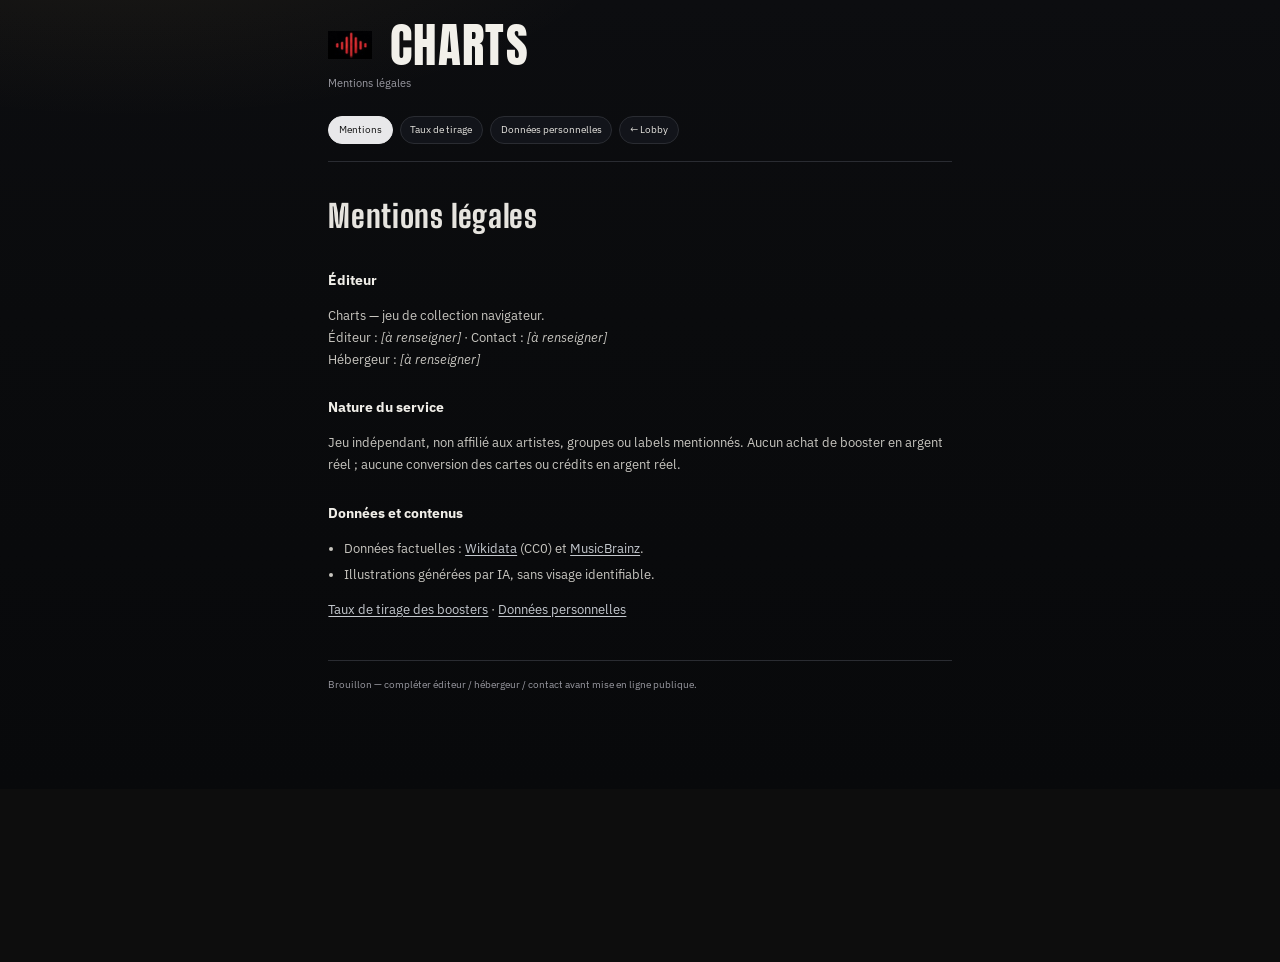
<file: prototypes/legal/index.html>
<!DOCTYPE html>
<html lang="fr">
<head>
<meta charset="utf-8">
<meta name="viewport" content="width=device-width, initial-scale=1">
<title>Charts — Mentions légales</title>
<link rel="icon" type="image/png" href="../img/favicon.png">
<link rel="preconnect" href="https://fonts.googleapis.com">
<link rel="preconnect" href="https://fonts.gstatic.com" crossorigin>
<link href="https://fonts.googleapis.com/css2?family=Big+Shoulders+Display:wght@800&family=IBM+Plex+Sans:wght@400;500;600&display=swap" rel="stylesheet">
<link rel="stylesheet" href="legal.css">
<link rel="stylesheet" href="../css/site.css?v=13">
<script src="../js/site-scale.js?v=8"></script>
</head>
<body>
<div class="wrap">
  <p class="brand"><img class="brand-logo" src="../img/favicon.png" alt="" width="32" height="32">CHARTS</p>
  <p class="tag">Mentions légales</p>

  <nav class="legal-nav" aria-label="Pages légales">
    <a href="index.html" aria-current="page">Mentions</a>
    <a href="taux.html">Taux de tirage</a>
    <a href="confidentialite.html">Données personnelles</a>
    <a href="../lobby.html?v=2">← Lobby</a>
  </nav>

  <h1>Mentions légales</h1>

  <h2>Éditeur</h2>
  <p>
    Charts — jeu de collection navigateur.<br>
    Éditeur : <em>[à renseigner]</em> · Contact : <em>[à renseigner]</em><br>
    Hébergeur : <em>[à renseigner]</em>
  </p>

  <h2>Nature du service</h2>
  <p>
    Jeu indépendant, non affilié aux artistes, groupes ou labels mentionnés.
    Aucun achat de booster en argent réel ; aucune conversion des cartes ou crédits
    en argent réel.
  </p>

  <h2>Données et contenus</h2>
  <ul>
    <li>Données factuelles : <a href="https://www.wikidata.org/" rel="noopener">Wikidata</a> (CC0) et <a href="https://musicbrainz.org/" rel="noopener">MusicBrainz</a>.</li>
    <li>Illustrations générées par IA, sans visage identifiable.</li>
  </ul>

  <p><a href="taux.html">Taux de tirage des boosters</a> · <a href="confidentialite.html">Données personnelles</a></p>

  <footer class="legal-foot">Brouillon — compléter éditeur / hébergeur / contact avant mise en ligne publique.</footer>
</div>
</body>
</html>
</file>
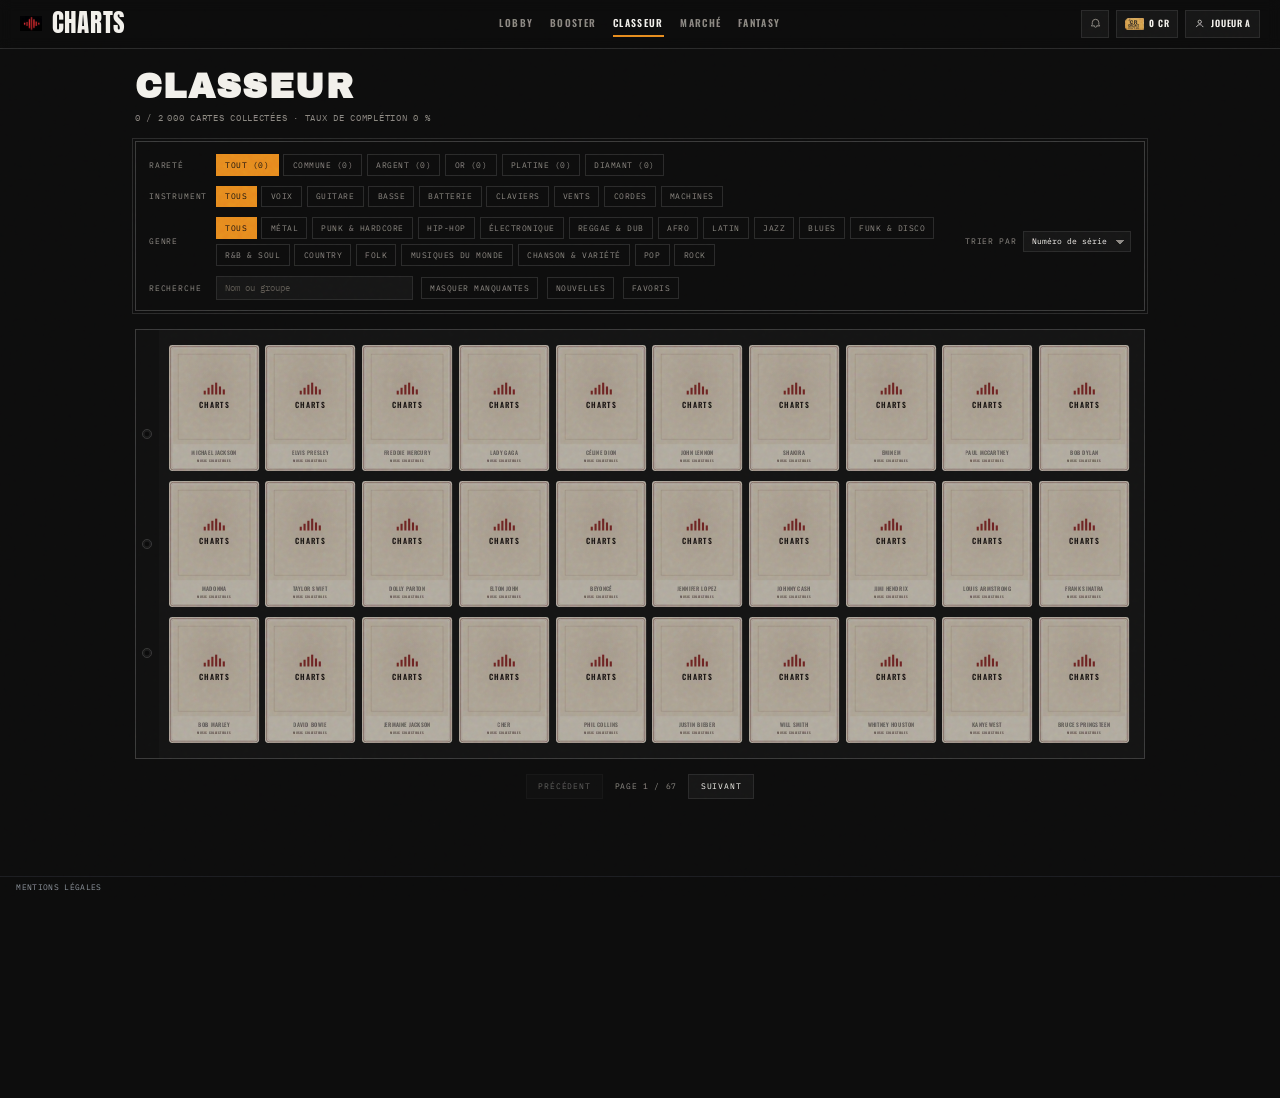
<file: prototypes/classeur.html>
<!DOCTYPE html>
<html lang="fr">
<head>
<meta charset="utf-8">
<meta name="viewport" content="width=device-width, initial-scale=1">
<title>Charts — Classeur</title>
<link rel="icon" type="image/png" href="img/favicon.png">
<link rel="preconnect" href="https://fonts.googleapis.com">
<link rel="preconnect" href="https://fonts.gstatic.com" crossorigin>
<link href="https://fonts.googleapis.com/css2?family=Archivo+Black&family=Big+Shoulders+Display:wght@800&family=IBM+Plex+Mono:wght@400;500&family=Oswald:wght@500;600;700&display=swap" rel="stylesheet">
<link rel="stylesheet" href="css/site.css?v=17">
<script src="js/site-scale.js?v=8"></script>
<style>
  :root {
    --bg: #0d0d0d;
    --bg-elev: #141414;
    --ink: #f2f0eb;
    --muted: #8a8680;
    --line: #2a2a2a;
    --line-hi: #3a3a3a;
    --accent: #e68a1e;
    --accent-ink: #111;
    --panel: #161616;
    --font-display: "Archivo Black", "Oswald", Impact, sans-serif;
    --font-ui: "Oswald", sans-serif;
    --font-mono: "IBM Plex Mono", ui-monospace, monospace;
  }
  * { box-sizing: border-box; }
  html, body { min-height: 100%; }
  body {
    margin: 0;
    background: var(--bg);
    color: var(--ink);
    font-family: var(--font-ui);
  }
  a { color: inherit; }
  .grain {
    position: fixed; inset: 0; pointer-events: none; z-index: 50;
    opacity: .14;
    mix-blend-mode: overlay;
    background-image: url("data:image/svg+xml,%3Csvg viewBox='0 0 200 200' xmlns='http://www.w3.org/2000/svg'%3E%3Cfilter id='n'%3E%3CfeTurbulence type='fractalNoise' baseFrequency='0.9' numOctaves='3' stitchTiles='stitch'/%3E%3C/filter%3E%3Crect width='100%25' height='100%25' filter='url(%23n)'/%3E%3C/svg%3E");
  }

  .top {
    position: sticky; top: 0; z-index: 20;
    display: grid;
    grid-template-columns: 1fr auto 1fr;
    align-items: center;
    gap: 12px;
    padding: 12px 24px;
    background: rgba(13,13,13,.92);
    backdrop-filter: blur(8px);
    border-bottom: 1px solid var(--line);
  }
  .brand {
    justify-self: start;
    font-family: var(--font-display);
    font-size: clamp(22px, 3vw, 30px);
    letter-spacing: .04em;
    text-transform: uppercase;
    text-decoration: none;
    line-height: 1;
  }
  .nav-main {
    justify-self: center;
    display: flex; flex-wrap: wrap; justify-content: center; align-items: center; gap: 6px 20px;
  }
  .nav-main a {
    position: relative;
    text-decoration: none;
    font-size: 12px; font-weight: 600;
    letter-spacing: .14em; text-transform: uppercase;
    color: var(--muted); padding: 6px 0 8px;
  }
  .nav-main a:hover { color: var(--ink); }
  .nav-main a.on { color: var(--ink); }
  .nav-main a.on::after {
    content: ""; position: absolute; left: 0; right: 0; bottom: 0;
    height: 2px; background: var(--accent);
  }
  .top-actions {
    justify-self: end; display: flex; align-items: center; gap: 8px;
  }
  .chip {
    display: inline-flex; align-items: center; gap: 7px;
    border: 1px solid var(--line); background: var(--panel);
    padding: 6px 10px; font-size: 11px; font-weight: 600;
    letter-spacing: .08em; text-transform: uppercase; color: var(--ink);
    white-space: nowrap;
  }
  .chip .coin {
    width: 22px; height: 14px; border-radius: 0;
    display: block; object-fit: contain;
    box-shadow: none;
    flex: 0 0 auto;
  }
  .chip.btn {
    appearance: none; font: inherit; cursor: pointer; color: inherit;
  }
  .chip.btn:hover { border-color: var(--line-hi); background: #1c1c1c; }
  .chip .ico,
  .chip.btn .ico { width: 14px; height: 14px; opacity: .75; }

  .wrap {
    max-width: 1280px;
    margin: 0 auto;
    padding: 28px 24px 64px;
  }
  .page-head { margin-bottom: 22px; }
  .page-title {
    margin: 0;
    font-family: var(--font-display);
    font-size: clamp(28px, 4.5vw, 42px);
    letter-spacing: .04em;
    text-transform: uppercase;
    line-height: .95;
  }
  .page-meta {
    margin: 10px 0 0;
    font-family: var(--font-mono);
    font-size: 11px;
    letter-spacing: .08em;
    text-transform: uppercase;
    color: var(--muted);
  }

  .filters {
    border: 1px solid var(--line-hi);
    outline: 1px solid var(--line);
    outline-offset: 3px;
    padding: 14px 16px 12px;
    margin-bottom: 22px;
    display: grid;
    gap: 12px;
  }
  .filt-row {
    display: flex; flex-wrap: wrap; align-items: center; gap: 8px 10px;
  }
  .filt-label {
    flex: 0 0 auto;
    min-width: 72px;
    font-family: var(--font-mono);
    font-size: 10px;
    letter-spacing: .1em;
    text-transform: uppercase;
    color: var(--muted);
  }
  .filt-chips { display: flex; flex-wrap: wrap; gap: 6px; flex: 1; }
  .fchip {
    appearance: none; border: 1px solid var(--line); background: transparent;
    color: var(--muted); font-family: var(--font-mono); font-size: 10px;
    letter-spacing: .06em; text-transform: uppercase;
    padding: 6px 10px; cursor: pointer;
  }
  .fchip:hover { color: var(--ink); border-color: var(--line-hi); }
  .fchip.on {
    color: var(--accent-ink); background: var(--accent); border-color: var(--accent);
  }
  .filt-sort {
    margin-left: auto;
    display: flex; align-items: center; gap: 8px;
    font-family: var(--font-mono); font-size: 10px;
    letter-spacing: .08em; text-transform: uppercase; color: var(--muted);
  }
  .filt-sort select {
    appearance: none;
    border: 1px solid var(--line); background: var(--panel); color: var(--ink);
    font: inherit; padding: 6px 28px 6px 10px; cursor: pointer;
    background-image: linear-gradient(45deg, transparent 50%, var(--muted) 50%),
      linear-gradient(135deg, var(--muted) 50%, transparent 50%);
    background-position: calc(100% - 12px) 55%, calc(100% - 7px) 55%;
    background-size: 5px 5px, 5px 5px;
    background-repeat: no-repeat;
  }
  .filt-search {
    width: min(240px, 100%);
    border: 1px solid var(--line); background: var(--panel); color: var(--ink);
    font-family: var(--font-mono); font-size: 11px;
    padding: 7px 10px;
  }
  .filt-search::placeholder { color: #5a5650; }

  .binder {
    position: relative;
    border: 1px solid var(--line-hi);
    background: linear-gradient(90deg, #101010 0 28px, var(--bg-elev) 28px);
    padding: 18px 18px 18px 40px;
    min-height: 420px;
  }
  .binder-rings {
    position: absolute; left: 0; top: 0; bottom: 0; width: 28px;
    display: flex; flex-direction: column; justify-content: space-evenly; align-items: center;
    pointer-events: none;
  }
  .binder-rings i {
    width: 12px; height: 12px; border-radius: 50%;
    border: 2px solid #3a3a3a; background: #0a0a0a;
    box-shadow: inset 0 0 0 2px #1a1a1a;
  }

  .grid {
    display: grid;
    grid-template-columns: repeat(10, minmax(0, 1fr));
    gap: 12px 8px;
  }
  @media (max-width: 720px) {
    .top { grid-template-columns: 1fr auto; }
    .nav-main { grid-column: 1 / -1; justify-content: flex-start; }
    .filt-sort { margin-left: 0; width: 100%; }
  }

  .cell {
    display: flex; flex-direction: column; align-items: center; gap: 4px;
    min-width: 0;
    width: 100%;
  }
  .thumb {
    position: relative;
    width: 100%;
    aspect-ratio: 260 / 364;
    height: auto;
    filter: drop-shadow(0 6px 10px rgba(0,0,0,.45));
  }
  .thumb .card {
    position: absolute; top: 0; left: 0;
    transform-origin: top left;
    pointer-events: auto;
  }
  .cell.hole .thumb { filter: none; opacity: .72; }
  .cell.hole .card { cursor: default; }
  .cell.is-new .thumb {
    border-radius: 12px;
    box-shadow:
      0 0 0 2px #f59e0b,
      0 0 22px rgba(245, 158, 11, .55),
      0 10px 16px rgba(0,0,0,.45);
  }
  .cell.is-new .thumb::after {
    content: "Nouveau";
    position: absolute; top: 4px; left: 4px; z-index: 3;
    background: #f59e0b; color: #111;
    font-family: var(--font-mono); font-size: 8px; font-weight: 500;
    letter-spacing: .04em; text-transform: uppercase;
    padding: 2px 4px;
  }
  .dup {
    position: absolute; top: 4px; left: 4px; z-index: 3;
    background: #111; color: #e8e8ea; border: 1px solid #2a2c32;
    font-family: var(--font-mono); font-size: 9px; font-weight: 500;
    letter-spacing: .04em; padding: 1px 4px;
  }
  .cell.is-new .dup { top: 28px; }
  .fav-btn {
    appearance: none; position: absolute; top: 4px; right: 4px; z-index: 4;
    width: 20px; height: 20px; padding: 0; margin: 0;
    border: 0; background: none; color: #6a7078;
    font-family: system-ui, "Segoe UI", sans-serif;
    font-size: 14px; line-height: 1; font-weight: 700;
    cursor: pointer; display: grid; place-items: center;
  }
  .fav-btn::before {
    content: "★";
    display: block;
    transform: translateY(-1px);
  }
  .fav-btn:hover { color: #d8b35c; }
  .fav-btn.on { color: #d8b35c; }
  .cell.hole .fav-btn { display: none; }
  /* carte (même DA que booster) */
  .card {
    position: relative; width: 260px; height: 364px;
    border-radius: 10px; overflow: hidden;
    background: #0F1012;
  }
  .card.paper { background: #EDE4D4; }
  .card.zoomable { cursor: pointer; }
  .art {
    position: absolute; top: 12px; left: 12px; right: 12px; bottom: 120px;
    overflow: hidden; background: #111;
  }
  .art img {
    width: 100%; height: 100%;
    object-fit: cover; object-position: center 18%;
    display: block;
  }
  .card.paper .art { background: #E6D9C4; }
  .card.paper .art img { object-position: center top; }
  .band {
    position: absolute; left: 12px; right: 12px; bottom: 12px; height: 108px;
    display: flex; flex-direction: column; justify-content: center;
    gap: 3px; padding: 12px 12px 22px;
  }
  .card.paper .band { background: #EDE4D4; }
  .accent { height: 3px; width: 36px; border-radius: 1px; margin-bottom: 4px; flex-shrink: 0; }
  .card.diamant .art { inset: 0; }
  .card.diamant .title {
    position: absolute; left: 0; right: 0; top: 0;
    padding: 18px 12px 40px; text-align: center;
    background: linear-gradient(to bottom, rgba(8,7,6,.78) 32%, rgba(8,7,6,0));
    pointer-events: none;
  }
  .card.diamant .title .myth-name {
    font-family: "Big Shoulders Display", Oswald, sans-serif;
    font-weight: 800; line-height: 1; letter-spacing: .06em;
    color: #F4F2EC; text-shadow: 0 1px 10px rgba(0,0,0,.55);
    text-transform: uppercase; white-space: nowrap;
  }
  .card.diamant .band {
    left: 0; right: 0; bottom: 0; height: auto;
    padding: 24px 12px 28px; text-align: center;
    background: linear-gradient(to top, rgba(8,7,6,.88) 48%, rgba(8,7,6,0));
  }
  .card.diamant .accent,
  .card.diamant .band .name,
  .card.diamant .rarete,
  .card.diamant .meta,
  .card.diamant .group { display: none; }
  .card.diamant .line-rare {
    font-size: 10px; font-weight: 600;
    letter-spacing: .22em; text-transform: uppercase; color: #E8D5A3;
  }
  .card.diamant .line-info {
    margin-top: 6px; font-size: 11px; letter-spacing: .03em; color: #c8c2b6;
  }
  .name {
    font-family: Oswald, Impact, sans-serif;
    font-weight: 600; letter-spacing: .04em;
    text-transform: uppercase; line-height: 1.05; color: #F4F2EC;
  }
  .card.paper .name { color: #161410; }
  .rarete { font-size: 10px; font-weight: 600; letter-spacing: .16em; text-transform: uppercase; }
  .meta { font-size: 10.5px; color: #c8c2b6; letter-spacing: .02em; }
  .card.paper .meta { color: #5c564c; }
  .group { font-size: 10.5px; color: #d8b35c; letter-spacing: .03em; }
  .card.paper .group { color: #8a6a4f; }
  .marks {
    position: absolute; left: 16px; right: 16px; bottom: 10px; z-index: 2;
    display: flex; justify-content: space-between; align-items: baseline;
    font-size: 8px; font-weight: 600;
    color: rgba(200,194,186,.55); pointer-events: none;
  }
  .marks .serie { letter-spacing: .12em; }
  .marks .no { letter-spacing: .04em; font-variant-numeric: tabular-nums; }
  .card.paper .marks { color: rgba(90,70,64,.45); }
  .card.diamant .marks { color: rgba(232,213,163,.55); }
  .frame { position: absolute; inset: 0; pointer-events: none; }

  .card.card-back { background: #EDE4D4; }
  .bk-field {
    position: absolute; top: 12px; left: 12px; right: 12px; bottom: 78px;
    overflow: hidden;
    background:
      radial-gradient(ellipse at 50% 40%, rgba(92, 28, 24, .08), transparent 62%),
      #E6D9C4;
    display: flex; flex-direction: column;
    align-items: center; justify-content: center; gap: 14px;
  }
  .bk-field::before {
    content: "";
    position: absolute; inset: 0;
    background-image: radial-gradient(rgba(92, 32, 28, .28) 0.7px, transparent 0.9px);
    background-size: 5px 5px;
    pointer-events: none;
  }
  .bk-plate {
    position: absolute; inset: 14px;
    border: 1px solid rgba(90, 38, 34, .28);
    pointer-events: none;
  }
  .bk-mark { position: relative; z-index: 1; }
  .wave { display: flex; align-items: flex-end; gap: 5px; height: 34px; }
  .wave i { display: block; width: 6px; border-radius: 0; background: #8F2A28; }
  .wave i:nth-child(1){ height: 11px; }
  .wave i:nth-child(2){ height: 19px; }
  .wave i:nth-child(3){ height: 28px; }
  .wave i:nth-child(4){ height: 34px; }
  .wave i:nth-child(5){ height: 23px; }
  .wave i:nth-child(6){ height: 14px; }
  .bk-name {
    position: relative; z-index: 1;
    font-family: Oswald, sans-serif; font-weight: 600;
    letter-spacing: .12em; font-size: 22px; color: #1A1412;
  }
  .bk-band {
    position: absolute; left: 12px; right: 12px; bottom: 12px; height: 66px;
    display: flex; flex-direction: column; align-items: center; justify-content: center;
    gap: 5px;
    background: #EDE4D4;
  }
  .bk-artist {
    max-width: calc(100% - 20px);
    overflow: hidden; text-overflow: ellipsis; white-space: nowrap;
    color: #77716d;
    font-family: Oswald, sans-serif; font-size: 16px; font-weight: 600;
    letter-spacing: .05em; text-transform: uppercase; text-align: center;
  }
  .bk-foot {
    font-size: 9px; font-weight: 600;
    letter-spacing: .14em; text-transform: uppercase; color: #6A5650;
  }

  .empty {
    grid-column: 1 / -1;
    padding: 48px 16px;
    text-align: center;
    font-family: var(--font-mono); font-size: 12px; color: var(--muted);
  }

  .pager {
    display: flex; align-items: center; justify-content: center; gap: 14px;
    margin-top: 18px;
  }
  .pager button {
    appearance: none; border: 1px solid var(--line); background: var(--panel);
    color: var(--ink); font-family: var(--font-mono); font-size: 10px;
    letter-spacing: .1em; text-transform: uppercase; padding: 8px 14px; cursor: pointer;
  }
  .pager button:disabled { opacity: .35; cursor: default; }
  .pager .lbl {
    font-family: var(--font-mono); font-size: 10px;
    letter-spacing: .08em; text-transform: uppercase; color: var(--muted);
  }

  .foot {
    display: flex; flex-wrap: wrap; align-items: center; justify-content: space-between;
    gap: 12px; margin-top: 28px; padding-top: 14px; border-top: 1px solid var(--line);
    font-family: var(--font-mono); font-size: 10px;
    letter-spacing: .06em; text-transform: uppercase; color: #5a5650;
  }
  .foot a { text-decoration: none; }
  .foot a:hover { color: var(--ink); }
  .status {
    font-family: var(--font-mono); font-size: 12px; color: var(--muted);
    padding: 40px 0; text-align: center;
  }

  /* drawer */
  .drawer-veil {
    position: fixed; inset: 0; background: rgba(0,0,0,.55); z-index: 40;
  }
  .drawer {
    position: fixed; top: 0; right: 0; bottom: 0; width: min(320px, 92vw);
    background: var(--bg-elev); border-left: 1px solid var(--line);
    z-index: 45; padding: 18px; overflow: auto;
  }
  .drawer .head {
    display: flex; align-items: center; justify-content: space-between;
    margin-bottom: 18px;
  }
  .drawer h2 {
    margin: 0; font-family: var(--font-display); font-size: 20px;
    letter-spacing: .06em; text-transform: uppercase;
  }
  .drawer .close {
    appearance: none; border: 0; background: transparent; color: var(--muted);
    font-size: 28px; line-height: 1; cursor: pointer;
  }
  .drawer label {
    display: block; font-family: var(--font-mono); font-size: 10px;
    letter-spacing: .1em; text-transform: uppercase; color: var(--muted);
    margin-bottom: 8px;
  }
  .user-switch { display: flex; gap: 8px; margin-bottom: 20px; }
  .user-switch button {
    flex: 1; appearance: none; border: 1px solid var(--line); background: transparent;
    color: var(--muted); font-family: var(--font-mono); font-size: 11px;
    letter-spacing: .08em; text-transform: uppercase; padding: 10px; cursor: pointer;
  }
  .user-switch button.on { border-color: var(--accent); color: var(--accent); }
  .drawer .links a {
    display: block; font-family: var(--font-mono); font-size: 11px;
    letter-spacing: .08em; text-transform: uppercase; text-decoration: none;
    color: var(--muted); padding: 8px 0;
  }

  /* zoom — display:none by default; :not([hidden]) so [hidden] is not overridden */
  .zoom {
    position: fixed; inset: 0; z-index: 60;
    display: none;
    place-items: center;
    background: rgba(0,0,0,.78); padding: 24px;
  }
  .zoom:not([hidden]) { display: grid; }
  .zoom-card {
    display: flex;
    flex-direction: column;
    align-items: center;
    gap: 12px;
    filter: drop-shadow(0 18px 40px rgba(0,0,0,.55));
  }
  .zoom-card .card { cursor: default; }
  .zoom-origin {
    margin: 0;
    max-width: 280px;
    text-align: center;
    font-family: var(--font-mono);
    font-size: 11px;
    letter-spacing: .08em;
    text-transform: uppercase;
    color: #f4f1ea;
  }
</style>
</head>
<body>
<div class="grain" aria-hidden="true"></div>

<header class="top">
  <a class="brand" href="lobby.html"><img class="brand-logo" src="img/favicon.png" alt="" width="32" height="32">Charts</a>
  <nav class="nav-main" aria-label="Principal">
    <a href="lobby.html">Lobby</a>
    <a href="booster.html">Booster</a>
    <a class="on" href="classeur.html" aria-current="page">Classeur</a>
    <a href="booster.html#marche">Marché</a>
    <a href="fantasy.html?v=16">Fantasy</a>
  </nav>
  <div class="top-actions">
    <div id="notifMount"></div>
    <span class="chip" aria-label="Crédits">
      <img class="coin" src="img/credit-ticket.png?v=1" alt="" width="22" height="14" aria-hidden="true">
      <span><b id="creditsBal">0</b> CR</span>
    </span>
    <button type="button" class="chip btn no-avatar" id="menuBtn" aria-label="Profil" aria-expanded="false" aria-controls="drawer" aria-haspopup="dialog">
      <span class="avatar-face sm empty" data-avatar-face aria-hidden="true"></span>
      <svg class="ico" data-avatar-fallback viewBox="0 0 24 24" fill="none" stroke="currentColor" stroke-width="2" aria-hidden="true"><circle cx="12" cy="8" r="3.5"/><path d="M5 19c1.5-3.5 4-5 7-5s5.5 1.5 7 5"/></svg>
      <span id="playerName">Joueur A</span>
    </button>
  </div>
</header>

<main class="wrap">
  <header class="page-head">
    <h1 class="page-title">Classeur</h1>
    <p class="page-meta" id="pageMeta">Chargement…</p>
  </header>

  <section class="filters" aria-label="Filtres">
    <div class="filt-row">
      <span class="filt-label">Rareté</span>
      <div class="filt-chips" id="rareChips" role="group" aria-label="Rareté"></div>
    </div>
    <div class="filt-row">
      <span class="filt-label">Instrument</span>
      <div class="filt-chips" id="instrChips" role="group" aria-label="Instrument"></div>
    </div>
    <div class="filt-row">
      <span class="filt-label">Genre</span>
      <div class="filt-chips" id="genreChips" role="group" aria-label="Genre"></div>
      <div class="filt-sort">
        <label for="sortBy">Trier par</label>
        <select id="sortBy">
          <option value="num">Numéro de série</option>
          <option value="name">Nom</option>
        </select>
      </div>
    </div>
    <div class="filt-row">
      <span class="filt-label">Recherche</span>
      <input class="filt-search" type="search" id="q" placeholder="Nom ou groupe" autocomplete="off">
      <button type="button" class="fchip" id="hideMissing" aria-pressed="false">Masquer manquantes</button>
      <button type="button" class="fchip" id="newOnly" aria-pressed="false">Nouvelles</button>
      <button type="button" class="fchip" id="seeAllNew" hidden>Tout voir</button>
      <button type="button" class="fchip" id="favOnly" aria-pressed="false">Favoris</button>
    </div>
  </section>

  <div class="status" id="status">Chargement du set…</div>

  <div class="binder" id="binder" hidden>
    <div class="binder-rings" aria-hidden="true"><i></i><i></i><i></i></div>
    <div class="grid" id="grid"></div>
  </div>

  <div class="pager" id="pager" hidden>
    <button type="button" id="prev">Précédent</button>
    <span class="lbl" id="pageLbl">Page 1 / 1</span>
    <button type="button" id="next">Suivant</button>
  </div>

  <footer class="site-foot">
    <nav class="legal-links" aria-label="Informations légales">
      <a href="legal/index.html?v=2">Mentions légales</a>
    </nav>
  </footer>
</main>

<div class="drawer-veil" id="drawerVeil" hidden></div>
<aside class="drawer" id="drawer" role="dialog" aria-modal="true" aria-labelledby="drawerTitle" hidden>
  <div class="head">
    <h2 id="drawerTitle">Profil</h2>
    <button type="button" class="close" id="drawerClose" aria-label="Fermer">×</button>
  </div>
  <div class="avatar-block">
    <label class="avatar-pick" title="Changer la photo">
      <span class="avatar-face empty" data-avatar-face aria-hidden="true"></span>
      <input type="file" id="avatarFile" accept="image/*" hidden>
    </label>
    <p class="avatar-status" id="avatarStatus"></p>
  </div>
  <label>Compte de test</label>
  <div class="user-switch" role="group" aria-label="Compte de test">
    <button type="button" data-user="u1" class="on">Joueur A</button>
    <button type="button" data-user="u2">Joueur B</button>
  </div>
  <div class="links">
    <a href="legal/index.html?v=2">Mentions légales</a>
  </div>
</aside>

<div class="zoom" id="zoom" hidden>
  <div class="zoom-card" id="zoomCard"></div>
</div>

<script src="js/profile-avatar.js"></script>
<script src="js/notifications.js"></script>
<script src="js/credits-shop.js?v=1"></script>
<script>
const EXEC = {
  commune:"A", argent:"B", or:"A", platine:"B", diamant:"B"
};
const INSTR = {
  voix:"Voix", guitare:"Guitare", basse:"Basse", batterie:"Batterie",
  claviers:"Claviers", vents:"Vents", cordes:"Cordes", machines:"Machines"
};
const INSTR_ORDER = ["voix","guitare","basse","batterie","claviers","vents","cordes","machines"];
const FAMILIES = {
  metal:     {label:"Métal",              fond:"#121214", a1:"#B8352F"},
  punk:      {label:"Punk & hardcore",    fond:"#141416", a1:"#E04A2F"},
  "hip-hop": {label:"Hip-hop",            fond:"#121410", a1:"#C8D44E"},
  électro:   {label:"Électronique",       fond:"#0B1220", a1:"#3FC1C9"},
  reggae:    {label:"Reggae & dub",       fond:"#0F1610", a1:"#D9B52B"},
  afro:      {label:"Afro",               fond:"#16120C", a1:"#E09A2B"},
  latin:     {label:"Latin",              fond:"#1C1210", a1:"#D4552F"},
  jazz:      {label:"Jazz",               fond:"#0E1A1C", a1:"#D8B35C"},
  blues:     {label:"Blues",              fond:"#0C1420", a1:"#4A7FB5"},
  funk:      {label:"Funk & disco",       fond:"#1A1222", a1:"#E0A32B"},
  "R&B":     {label:"R&B & soul",         fond:"#1A1012", a1:"#C47A5A"},
  country:   {label:"Country",            fond:"#171310", a1:"#C89A4A"},
  folk:      {label:"Folk",               fond:"#121710", a1:"#9CB06A"},
  world:     {label:"Musiques du monde",  fond:"#101614", a1:"#B58A4E"},
  chanson:   {label:"Chanson & variété",  fond:"#16131A", a1:"#C9869B"},
  pop:       {label:"Pop",                fond:"#1C1020", a1:"#D45E8A"},
  rock:      {label:"Rock",               fond:"#15110E", a1:"#D98A2B"}
};
const GENRE_ORDER = Object.keys(FAMILIES);
const FAMILY_FROM_CATALOG = { hiphop:"hip-hop", electro:"électro", rnb:"R&B" };
const TIERS = {
  commune: { rank:0, label:"Commune", frame:"#5E6670", kind:"simple" },
  argent:  { rank:1, label:"Argent",  frame:"#8A949B", kind:"double" },
  or:      { rank:2, label:"Or",      frame:"#B08D57", kind:"filets" },
  platine: { rank:3, label:"Platine", frame:"#C3CAD1", kind:"filets" },
  diamant: { rank:4, label:"Diamant", frame:"#D8B35C", kind:"none" }
};
const CW = 260, CH = 364;
const RARE_ORDER = ["commune","argent","or","platine","diamant"];
const USERS = { u1:"Joueur A", u2:"Joueur B" };
const ACTIVE_USER_KEY = "charts.s1.activeUser";
const PAGE_SIZE = 30; /* 10 × 3 */

let activeUserId = "u1";
let catalog = [];
let filterRare = "";
let filterInstr = "";
let filterGenre = "";
let filterQ = "";
let hideMissing = false;
let newOnly = false;
let favOnly = false;
let sortBy = "num";
let page = 1;
const MARKET_KEY = "charts.s1.market";

const $ = id => document.getElementById(id);

function familyKey(f){ return FAMILY_FROM_CATALOG[f] || f; }
function ownedKey(userId){ return `charts.s1.${userId || activeUserId}.owned`; }
function walletKey(userId){ return `charts.s1.${userId || activeUserId}.wallet`; }
function foldRare(s){
  const t = String(s || "").normalize("NFD").replace(/\p{M}/gu, "").toLowerCase().trim();
  if(t === "legendaire" || t === "epique" || t === "platine") return "platine";
  if(t === "mythique" || t === "diamant") return "diamant";
  if(t === "rare" || t === "or") return "or";
  if(t === "peu commune" || t === "peucommune" || t === "argent") return "argent";
  if(t === "commune") return "commune";
  return t;
}
function foldSearch(s){
  return String(s || "").normalize("NFD").replace(/\p{M}/gu, "").toLowerCase()
    .replace(/[\u2010-\u2015\u2212\uFE58\uFE63\uFF0D]/g, "-")
    .replace(/[\u2018\u2019\u201A\u2032]/g, "'").trim();
}
function matchesSearch(hay, needle){
  const n = foldSearch(needle);
  if(!n) return true;
  return foldSearch(hay).includes(n);
}
function esc(s){
  return String(s ?? "").replace(/[&<>"']/g, c => ({
    "&":"&amp;","<":"&lt;",">":"&gt;","\"":"&quot;","'":"&#39;"
  }[c]));
}
function plateJob(plate, rarete){
  const exec = EXEC[rarete] || "A";
  return `${plate.style}_${exec}_${plate.instrument}_${plate.pose}_${plate.costume}_${plate.venue}_${plate.sil}`;
}
function cardsFromCatalog(doc){
  const artists = Object.fromEntries((doc.artists || []).map(a => [a.qid, a]));
  const plates = Object.fromEntries((doc.plates || []).map(p => [p.id, p]));
  const groups = Object.fromEntries((doc.groups || []).map(g => [g.mbid, g]));
  const out = [];
  for(const row of doc.cards || []){
    if(row.in_booster_pool === false) continue;
    const artist = artists[row.artist_qid];
    const plate = plates[row.plate_id];
    if(!artist || !plate) continue;
    const rarete = foldRare(row.rarity_current || row.rarity_initial);
    if(!TIERS[rarete]) continue;
    const g = row.group_mbid ? groups[row.group_mbid] : null;
    out.push({
      id: row.id,
      name: artist.name,
      rarete,
      famille: familyKey(row.family),
      instrument: artist.instrument || plate.instrument,
      instruments: artist.instruments || [artist.instrument || plate.instrument],
      group: g ? g.name : null,
      job: plateJob(plate, rarete),
      rank: Number(row.rank_in_series) || 0
    });
  }
  return out;
}
function normalizeGot(data){
  let dirty = false;
  for(const [id, got] of Object.entries(data.got || {})){
    if(typeof got === "number"){
      const n = Math.max(0, got | 0);
      data.got[id] = {
        n,
        t: 0,
        origins: Array.from({ length: n }, () => ({ k: "booster" }))
      };
      dirty = true;
    } else if(got && typeof got === "object" && !Array.isArray(got.origins)){
      const n = Math.max(0, got.n | 0);
      got.n = n;
      got.origins = Array.from({ length: n }, () => ({ k: "booster" }));
      dirty = true;
    }
  }
  return dirty;
}
function loadOwned(){
  try {
    const data = JSON.parse(localStorage.getItem(ownedKey()) || "");
    if(data && data.got && typeof data.got === "object"){
      if(!data.fresh || typeof data.fresh !== "object") data.fresh = {};
      if(!data.fav || typeof data.fav !== "object") data.fav = {};
      if(normalizeGot(data)) saveOwned(data);
      return data;
    }
  } catch {}
  return { v:2, got:{}, fresh:{}, fav:{} };
}
function saveOwned(data){
  data.v = 2;
  if(!data.fresh || typeof data.fresh !== "object") data.fresh = {};
  if(!data.fav || typeof data.fav !== "object") data.fav = {};
  localStorage.setItem(ownedKey(), JSON.stringify(data));
}
function isFresh(cardId){
  return !!(loadOwned().fresh || {})[cardId];
}
function clearFresh(cardId){
  const data = loadOwned();
  if(!data.fresh || !data.fresh[cardId]) return false;
  delete data.fresh[cardId];
  saveOwned(data);
  return true;
}
function isFavorite(cardId){
  return !!(loadOwned().fav || {})[cardId];
}
function favCount(){
  return Object.keys(loadOwned().fav || {}).length;
}
function loadMarket(){
  try {
    const data = JSON.parse(localStorage.getItem(MARKET_KEY) || "");
    if(data && Array.isArray(data.listings)){
      if(!Array.isArray(data.offers)) data.offers = [];
      if(!Array.isArray(data.trades)) data.trades = [];
      return data;
    }
  } catch {}
  return { listings: [], offers: [], trades: [] };
}
function saveMarket(data){
  localStorage.setItem(MARKET_KEY, JSON.stringify(data));
}
function setFavorite(cardId, on){
  if(!cardId) return false;
  const data = loadOwned();
  if(!data.fav || typeof data.fav !== "object") data.fav = {};
  if(on){
    data.fav[cardId] = true;
    saveOwned(data);
    const m = loadMarket();
    let dirty = false;
    m.listings = (m.listings || []).filter(l => {
      if(l.seller === activeUserId && l.cardId === cardId){
        dirty = true;
        return false;
      }
      return true;
    });
    for(const t of m.trades || []){
      if(t.status === "pending" && t.fromUser === activeUserId && t.offerCardId === cardId){
        t.status = "withdrawn";
        dirty = true;
      }
    }
    if(dirty) saveMarket(m);
  } else {
    delete data.fav[cardId];
    saveOwned(data);
  }
  return !!on;
}
function toggleFavorite(cardId){
  return setFavorite(cardId, !isFavorite(cardId));
}
function favToggleBtn(cardId, on){
  return `<button type="button" class="fav-btn${on ? " on" : ""}" data-fav-toggle="${esc(cardId)}" aria-label="${on ? "Retirer des favoris" : "Ajouter aux favoris"}" title="${on ? "Retirer des favoris" : "Ajouter aux favoris"}" aria-pressed="${on ? "true" : "false"}"></button>`;
}
function freshCount(){
  const data = loadOwned();
  const fresh = data.fresh || {};
  const got = data.got || {};
  return Object.keys(fresh).filter(id => got[id]).length;
}
function clearAllFresh(){
  const data = loadOwned();
  if(!data.fresh || !Object.keys(data.fresh).length) return false;
  data.fresh = {};
  saveOwned(data);
  return true;
}
function syncSeeAllNewBtn(){
  const btn = $("seeAllNew");
  if(!btn) return;
  const hide = !newOnly || freshCount() < 1;
  if(hide === !!btn.hidden) return;
  if(hide){
    btn.style.pointerEvents = "none";
    setTimeout(() => {
      btn.hidden = true;
      btn.style.pointerEvents = "";
    }, 0);
  } else {
    btn.hidden = false;
  }
}
function formatCredits(n){ return Number(n || 0).toLocaleString("fr-FR"); }
function refreshCredits(){
  let credits = 0;
  try {
    const data = JSON.parse(localStorage.getItem(walletKey()) || "");
    if(data && typeof data.credits === "number") credits = data.credits;
  } catch {}
  $("creditsBal").textContent = formatCredits(credits);
}
function loadActiveUser(){
  const saved = localStorage.getItem(ACTIVE_USER_KEY);
  activeUserId = saved === "u2" ? "u2" : "u1";
  syncUserUI();
  refreshCredits();
  if(window.ChartsAvatar) ChartsAvatar.refresh(activeUserId);
  if(window.ChartsNotif) ChartsNotif.refresh();
}
function syncUserUI(){
  document.querySelectorAll(".user-switch [data-user]").forEach(btn => {
    btn.classList.toggle("on", btn.dataset.user === activeUserId);
  });
  $("playerName").textContent = USERS[activeUserId] || activeUserId;
}
function switchUser(nextId){
  if(nextId !== "u1" && nextId !== "u2") return;
  if(nextId === activeUserId) return;
  activeUserId = nextId;
  localStorage.setItem(ACTIVE_USER_KEY, activeUserId);
  syncUserUI();
  refreshCredits();
  if(window.ChartsAvatar) ChartsAvatar.refresh(activeUserId);
  if(window.ChartsNotif) ChartsNotif.refresh();
  page = 1;
  render();
}

function imgFallback(el){
  el.onerror = function(){
    this.onerror = function(){
      this.onerror = null;
      const m = this.src.replace("_x.png", "_m.png");
      if(m !== this.src) this.src = m;
    };
    const s = this.src;
    const n = s.indexOf("_B_") >= 0 ? s.replace("_B_", "_A_") : s.replace("_A_", "_B_");
    if(n !== s) this.src = n;
    else {
      this.onerror = null;
      const m = s.replace("_x.png", "_m.png");
      if(m !== s) this.src = m;
    }
  };
}

function ring(x, y, w, h, rx, color, sw, op){
  return `<rect x="${x}" y="${y}" width="${w}" height="${h}" rx="${rx}" fill="none" stroke="${color}" stroke-width="${sw}" opacity="${op ?? 1}"/>`;
}
function frameSvg(kind, rank, color){
  if(kind === "none") return "";
  let o = "";
  if(kind === "simple"){
    o += ring(4, 4, CW - 8, CH - 8, 8, color, 1.5);
  } else if(kind === "double"){
    o += ring(4, 4, CW - 8, CH - 8, 8, color, 1.5);
    o += ring(8, 8, CW - 16, CH - 16, 6, color, 0.7, 0.55);
  } else {
    o += ring(4, 4, CW - 8, CH - 8, 8, color, 1.5);
    o += ring(8, 8, CW - 16, CH - 16, 6, color, 0.7, 0.55);
    if(rank >= 3) o += ring(12, 12, CW - 24, CH - 24, 5, color, 0.7, 0.4);
  }
  return `<svg class="frame" viewBox="0 0 ${CW} ${CH}" aria-hidden="true">${o}</svg>`;
}

function instrumentLabel(card){
  const instruments = card.instruments?.length ? card.instruments : [card.instrument];
  return instruments.filter(Boolean).map(x => INSTR[x] || x).join(" + ");
}
function renderCard(card, opts={}){
  const tier = TIERS[card.rarete];
  const fam = FAMILIES[familyKey(card.famille)] || FAMILIES.rock;
  const paper = tier.rank <= 1;
  const diamant = tier.rank >= 4;
  const nameSize = card.name.length > 16 ? 16 : card.name.length > 13 ? 18 : 21;
  const n = card.name.length;
  const mythName = n > 16 ? 22 : n > 13 ? 26 : n > 10 ? 30 : 34;
  const bandStyle = paper || diamant ? "" : `background:${fam.fond};`;
  const group = card.group || "Artiste solo";
  const cls = `card r${tier.rank}${paper ? " paper" : ""}${diamant ? " diamant" : ""}${opts.zoomable === false ? "" : " zoomable"}`;
  const info = `${fam.label} · ${instrumentLabel(card)} · ${group}`;
  return `<div class="${cls}" tabindex="${opts.zoomable === false ? "-1" : "0"}" data-id="${esc(card.id)}">
    <div class="art"><img src="../out/illustrations/${esc(card.job)}.png" alt="" loading="lazy"></div>
    ${diamant ? `<div class="title"><div class="myth-name" style="font-size:${mythName}px">${esc(card.name)}</div></div>` : ""}
    <div class="band" style="${bandStyle}">
      <div class="accent" style="background:${fam.a1}"></div>
      <div class="name" style="font-size:${nameSize}px">${esc(card.name)}</div>
      <div class="rarete" style="color:${tier.frame}">${tier.label}</div>
      <div class="meta">${esc(fam.label)} · ${esc(instrumentLabel(card))}</div>
      <div class="group">${esc(group)}</div>
      ${diamant ? `<div class="line-rare">${tier.label}</div><div class="line-info">${esc(info)}</div>` : ""}
    </div>
    <div class="marks" aria-hidden="true"><span class="serie">S1</span><span class="no">${card.rank || 0}/${catalog.length || 2000}</span></div>
    ${frameSvg(tier.kind, tier.rank, tier.frame)}
  </div>`;
}

function cardBack(card){
  return `<div class="card card-back">
    <div class="bk-field">
      <div class="bk-plate"></div>
      <div class="bk-mark"><div class="wave"><i></i><i></i><i></i><i></i><i></i><i></i></div></div>
      <div class="bk-name">CHARTS</div>
    </div>
    <div class="bk-band">
      <div class="bk-artist">${esc(card.name)}</div>
      <div class="bk-foot">Music collectibles</div>
    </div>
    ${frameSvg("double", 1, "#7A4A46")}
  </div>`;
}

function ownedCardHtml(card, n, neuve, fav){
  return `<div class="cell${neuve ? " is-new" : ""}" data-id="${esc(card.id)}">
    <div class="thumb">${favToggleBtn(card.id, !!fav)}${n > 1 ? `<span class="dup">×${n}</span>` : ""}${renderCard(card)}</div>
  </div>`;
}

function holeHtml(card){
  return `<div class="cell hole" data-id="${esc(card.id)}">
    <div class="thumb">${cardBack(card)}</div>
  </div>`;
}

function filteredList(){
  const data = loadOwned();
  const owned = data.got;
  const fresh = data.fresh || {};
  const fav = data.fav || {};
  let list = catalog.slice();
  if(filterRare) list = list.filter(c => c.rarete === filterRare);
  if(filterInstr) list = list.filter(c => c.instrument === filterInstr);
  if(filterGenre) list = list.filter(c => c.famille === filterGenre);
  if(filterQ) list = list.filter(c => matchesSearch(`${c.name} ${c.group || ""}`, filterQ));
  if(hideMissing || favOnly || newOnly) list = list.filter(c => owned[c.id]);
  if(newOnly) list = list.filter(c => fresh[c.id]);
  if(favOnly) list = list.filter(c => fav[c.id]);
  list.sort((a, b) => {
    const fa = fav[a.id] ? 1 : 0;
    const fb = fav[b.id] ? 1 : 0;
    if(fa !== fb) return fb - fa;
    if(sortBy === "name") return a.name.localeCompare(b.name, "fr");
    return (a.rank || 0) - (b.rank || 0);
  });
  return list;
}

function counts(){
  const owned = loadOwned().got;
  const ownedCards = catalog.filter(c => owned[c.id]);
  const byRare = Object.fromEntries(RARE_ORDER.map(r => [r, 0]));
  for(const c of ownedCards) byRare[c.rarete] = (byRare[c.rarete] || 0) + 1;
  return {
    owned: ownedCards.length,
    total: catalog.length,
    pct: catalog.length
      ? Math.round(ownedCards.length * 1000 / catalog.length) / 10
      : 0,
    byRare
  };
}

function buildFilterChips(){
  const c = counts();
  $("rareChips").innerHTML = [
    `<button type="button" class="fchip${!filterRare ? " on" : ""}" data-rare="">Tout (${c.owned})</button>`,
    ...RARE_ORDER.map(r =>
      `<button type="button" class="fchip${filterRare === r ? " on" : ""}" data-rare="${r}">${TIERS[r].label} (${c.byRare[r] || 0})</button>`
    )
  ].join("");
  $("instrChips").innerHTML = [
    `<button type="button" class="fchip${!filterInstr ? " on" : ""}" data-instr="">Tous</button>`,
    ...INSTR_ORDER.map(id =>
      `<button type="button" class="fchip${filterInstr === id ? " on" : ""}" data-instr="${esc(id)}">${esc(INSTR[id])}</button>`
    )
  ].join("");
  $("genreChips").innerHTML = [
    `<button type="button" class="fchip${!filterGenre ? " on" : ""}" data-genre="">Tous</button>`,
    ...GENRE_ORDER.map(id =>
      `<button type="button" class="fchip${filterGenre === id ? " on" : ""}" data-genre="${esc(id)}">${esc(FAMILIES[id].label)}</button>`
    )
  ].join("");
}

function scaleBinderCards(){
  document.querySelectorAll("#grid .thumb").forEach(thumb => {
    const card = thumb.querySelector(".card");
    if(!card) return;
    const w = thumb.clientWidth;
    if(w < 1) return;
    card.style.transform = `scale(${w / 260})`;
  });
}

function render(){
  buildFilterChips();
  const c = counts();
  const nFav = favCount();
  $("pageMeta").textContent =
    `${c.owned.toLocaleString("fr-FR")} / ${c.total.toLocaleString("fr-FR")} cartes collectées · taux de complétion ${c.pct} %` +
    (nFav ? ` · ${nFav} favori${nFav > 1 ? "s" : ""}` : "");

  const list = filteredList();
  const data = loadOwned();
  const owned = data.got;
  const fav = data.fav || {};
  const pages = Math.max(1, Math.ceil(list.length / PAGE_SIZE));
  if(page > pages) page = pages;
  if(page < 1) page = 1;
  const slice = list.slice((page - 1) * PAGE_SIZE, page * PAGE_SIZE);

  $("status").hidden = true;
  $("binder").hidden = false;
  const grid = $("grid");
  if(!slice.length){
    grid.innerHTML = `<p class="empty">${
      favOnly
        ? "Aucun favori pour l’instant. Marque une carte avec ★."
        : newOnly
          ? "Aucune nouvelle carte."
          : hideMissing && !c.owned
            ? "Ouvre un booster pour commencer la collection."
            : "Aucune carte pour ce filtre."
    }</p>`;
  } else {
    grid.innerHTML = slice.map(card => {
      const got = owned[card.id];
      return got
        ? ownedCardHtml(card, got.n || 1, isFresh(card.id), !!fav[card.id])
        : holeHtml(card);
    }).join("");
    grid.querySelectorAll(".art img").forEach(imgFallback);
    scaleBinderCards();
  }

  $("pager").hidden = pages <= 1;
  $("pageLbl").textContent = `Page ${page} / ${pages}`;
  $("prev").disabled = page <= 1;
  $("next").disabled = page >= pages;
  syncSeeAllNewBtn();
}

let zoomCardId = null;
let zoomClearedFresh = false;

function originLabel(got){
  if(typeof got === "number") return "Ouvert dans un booster";
  const list = Array.isArray(got && got.origins) ? got.origins : [];
  const o = list.length ? list[list.length - 1] : { k: "booster" };
  if(o.k === "buy"){
    const cr = Math.max(0, Math.round(Number(o.cr) || 0));
    return `Acheté pour ${cr} CR`;
  }
  if(o.k === "trade"){
    return `Échangé contre ${o.for ? String(o.for) : "une carte"}`;
  }
  return "Ouvert dans un booster";
}

function openZoom(cardId){
  const card = catalog.find(c => c.id === cardId);
  const got = loadOwned().got[cardId];
  if(!card || !got) return;
  zoomCardId = cardId;
  zoomClearedFresh = false;
  const cell = document.querySelector(`.cell[data-id="${CSS.escape(cardId)}"]`);
  if(cell && cell.classList.contains("is-new") && clearFresh(cardId)){
    cell.classList.remove("is-new");
    zoomClearedFresh = true;
    syncSeeAllNewBtn();
  }
  $("zoomCard").innerHTML = renderCard(card, { zoomable: false })
    + `<p class="zoom-origin">${esc(originLabel(got))}</p>`;
  $("zoomCard").querySelectorAll(".art img").forEach(imgFallback);
  $("zoom").hidden = false;
}

function closeZoom(){
  if($("zoom").hidden) return;
  $("zoom").hidden = true;
  const id = zoomCardId;
  const cleared = zoomClearedFresh;
  zoomCardId = null;
  zoomClearedFresh = false;
  if(cleared && newOnly && id) render();
}

/* events */
$("rareChips").addEventListener("click", ev => {
  const btn = ev.target.closest("[data-rare]");
  if(!btn) return;
  filterRare = btn.dataset.rare || "";
  page = 1;
  render();
});
$("instrChips").addEventListener("click", ev => {
  const btn = ev.target.closest("[data-instr]");
  if(!btn) return;
  filterInstr = btn.dataset.instr || "";
  page = 1;
  render();
});
$("genreChips").addEventListener("click", ev => {
  const btn = ev.target.closest("[data-genre]");
  if(!btn) return;
  filterGenre = btn.dataset.genre || "";
  page = 1;
  render();
});
$("sortBy").addEventListener("change", () => {
  sortBy = $("sortBy").value === "name" ? "name" : "num";
  page = 1;
  render();
});
let qTimer = 0;
$("q").addEventListener("input", () => {
  clearTimeout(qTimer);
  qTimer = setTimeout(() => {
    filterQ = $("q").value || "";
    page = 1;
    render();
  }, 120);
});
$("hideMissing").addEventListener("click", () => {
  hideMissing = !hideMissing;
  $("hideMissing").classList.toggle("on", hideMissing);
  $("hideMissing").setAttribute("aria-pressed", hideMissing ? "true" : "false");
  page = 1;
  render();
});
$("newOnly").addEventListener("click", () => {
  newOnly = !newOnly;
  $("newOnly").classList.toggle("on", newOnly);
  $("newOnly").setAttribute("aria-pressed", newOnly ? "true" : "false");
  if(newOnly){
    hideMissing = true;
    $("hideMissing").classList.add("on");
    $("hideMissing").setAttribute("aria-pressed", "true");
  }
  page = 1;
  render();
});
$("seeAllNew").addEventListener("click", ev => {
  ev.preventDefault();
  ev.stopPropagation();
  clearAllFresh();
  newOnly = false;
  $("newOnly").classList.remove("on");
  $("newOnly").setAttribute("aria-pressed", "false");
  syncSeeAllNewBtn();
  page = 1;
  render();
});
$("favOnly").addEventListener("click", () => {
  favOnly = !favOnly;
  $("favOnly").classList.toggle("on", favOnly);
  $("favOnly").setAttribute("aria-pressed", favOnly ? "true" : "false");
  if(favOnly){
    hideMissing = true;
    $("hideMissing").classList.add("on");
    $("hideMissing").setAttribute("aria-pressed", "true");
  }
  page = 1;
  render();
});
$("prev").addEventListener("click", () => { page--; render(); });
$("next").addEventListener("click", () => { page++; render(); });
window.addEventListener("resize", scaleBinderCards);
$("grid").addEventListener("click", ev => {
  const favBtn = ev.target.closest("[data-fav-toggle]");
  if(favBtn){
    ev.preventDefault();
    ev.stopPropagation();
    const id = favBtn.dataset.favToggle;
    const on = toggleFavorite(id);
    if(favOnly && !on){
      render();
      return;
    }
    favBtn.classList.toggle("on", on);
    favBtn.setAttribute("aria-pressed", on ? "true" : "false");
    favBtn.setAttribute("aria-label", on ? "Retirer des favoris" : "Ajouter aux favoris");
    favBtn.title = on ? "Retirer des favoris" : "Ajouter aux favoris";
    const nFav = favCount();
    const c = counts();
    $("pageMeta").textContent =
      `${c.owned.toLocaleString("fr-FR")} / ${c.total.toLocaleString("fr-FR")} cartes collectées · taux de complétion ${c.pct} %` +
      (nFav ? ` · ${nFav} favori${nFav > 1 ? "s" : ""}` : "");
    return;
  }
  if(ev.target.closest(".cell.hole")) return;
  const cell = ev.target.closest(".cell:not(.hole)");
  if(!cell) return;
  openZoom(cell.dataset.id);
});
$("grid").addEventListener("keydown", ev => {
  if(ev.key !== "Enter" && ev.key !== " ") return;
  const card = ev.target.closest(".card.zoomable");
  if(!card) return;
  ev.preventDefault();
  openZoom(card.dataset.id);
});
$("zoom").addEventListener("click", () => { closeZoom(); });

const menuBtn = $("menuBtn");
const drawer = $("drawer");
const veil = $("drawerVeil");
function setMenuOpen(open){
  menuBtn.setAttribute("aria-expanded", open ? "true" : "false");
  drawer.hidden = !open;
  veil.hidden = !open;
  if(open) refreshCredits();
}
menuBtn.addEventListener("click", () => setMenuOpen(menuBtn.getAttribute("aria-expanded") !== "true"));
$("drawerClose").addEventListener("click", () => setMenuOpen(false));
veil.addEventListener("click", () => setMenuOpen(false));
document.addEventListener("keydown", ev => {
  if(ev.key === "Escape"){
    setMenuOpen(false);
    closeZoom();
  }
});
document.querySelector(".user-switch").addEventListener("click", ev => {
  const btn = ev.target.closest("[data-user]");
  if(btn) switchUser(btn.dataset.user);
});

async function boot(){
  if(window.ChartsAvatar){
    ChartsAvatar.bind({ getUserId: () => activeUserId });
  }
  if(window.ChartsNotif){
    ChartsNotif.bind({ getUserId: () => activeUserId });
  }
  loadActiveUser();
  try {
    const res = await fetch("../data/census/catalog_s1.json", { cache: "no-store" });
    if(!res.ok) throw new Error("catalog");
    catalog = cardsFromCatalog(await res.json());
    catalog.sort((a, b) => (a.rank || 0) - (b.rank || 0));
    render();
  } catch (err) {
    $("status").textContent = "Impossible de charger le catalogue.";
  }
}
boot();
document.addEventListener("charts:credits-changed", () => refreshCredits());
</script>
</body>
</html>
</file>
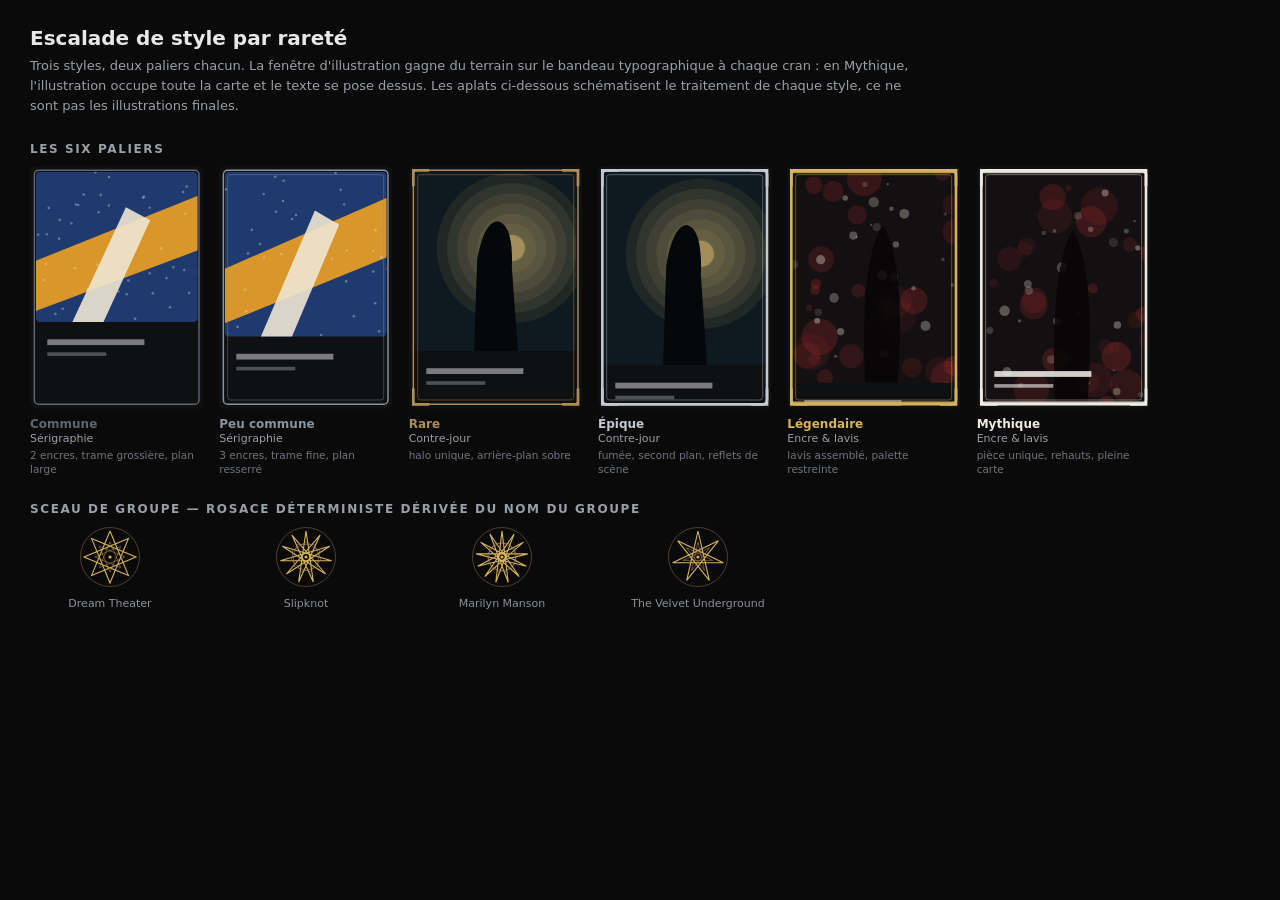
<file: prototypes/escalade-raretes.html>
<!DOCTYPE html>
<html lang="fr">
<head>
<meta charset="utf-8">
<title>Escalade de style par rareté</title>
<style>
  * { box-sizing: border-box; }
  body { margin:0; padding:26px 30px; background:#0a0a0b; color:#e8e8ea;
         font-family: Inter, "Segoe UI", system-ui, sans-serif; width: 1180px; }
  h1 { font-size:20px; margin:0 0 6px; }
  p.intro { margin:0 0 20px; color:#9aa0a8; font-size:13px; max-width:900px; line-height:1.55; }
  h2 { font-size:12px; letter-spacing:1.6px; text-transform:uppercase; color:#9aa0a8; margin:26px 0 10px; }
  .strip { display:grid; grid-template-columns:repeat(6,1fr); gap:16px; }
  .strip svg { width:100%; height:auto; display:block; }
  .t { font-size:12px; font-weight:600; margin-top:8px; }
  .s { font-size:11px; color:#9aa0a8; margin-top:1px; }
  .e { font-size:10.5px; color:#6e747c; margin-top:3px; line-height:1.35; }
  .seals { display:flex; gap:36px; align-items:center; }
  .seal { text-align:center; width:160px; }
  .seal svg { width:62px; height:62px; }
  .seal div { font-size:11px; color:#8a9099; margin-top:5px; }
</style>
</head>
<body>
<h1>Escalade de style par rareté</h1>
<p class="intro">Trois styles, deux paliers chacun. La fenêtre d'illustration gagne du terrain sur le bandeau typographique à chaque cran&nbsp;: en Mythique, l'illustration occupe toute la carte et le texte se pose dessus. Les aplats ci-dessous schématisent le traitement de chaque style, ce ne sont pas les illustrations finales.</p>
<h2>Les six paliers</h2>
<div class="strip" id="strip"></div>
<h2>Sceau de groupe — rosace déterministe dérivée du nom du groupe</h2>
<div class="seals" id="seals"></div>

<script>
const CW=120, CH=168;
const INK={paper:"#0F1012",sA:"#1E3A6E",sB:"#D9962B",sC:"#EFE6D2",cBg:"#0E1A1F",cL:"#D8B471",cF:"#05080A",eBg:"#141012",eR:"#9E2A2B",eA:"#C9C2B6"};
const STEPS=[
 {tier:"Commune",style:"Sérigraphie",exec:"2 encres, trame grossière, plan large",bleed:112,frame:"#5E6670",rank:0},
 {tier:"Peu commune",style:"Sérigraphie",exec:"3 encres, trame fine, plan resserré",bleed:122,frame:"#8A949B",rank:1},
 {tier:"Rare",style:"Contre-jour",exec:"halo unique, arrière-plan sobre",bleed:132,frame:"#B08D57",rank:2},
 {tier:"Épique",style:"Contre-jour",exec:"fumée, second plan, reflets de scène",bleed:142,frame:"#C3CAD1",rank:3},
 {tier:"Légendaire",style:"Encre & lavis",exec:"lavis assemblé, palette restreinte",bleed:154,frame:"#D8B35C",rank:4},
 {tier:"Mythique",style:"Encre & lavis",exec:"pièce unique, rehauts, pleine carte",bleed:168,frame:"#F0ECE2",rank:5}
];
function hash(s){let h=2166136261;for(let i=0;i<s.length;i++){h^=s.charCodeAt(i);h=Math.imul(h,16777619);}return h>>>0;}
function rng(seed){let a=seed;return()=>{a=(a+0x6d2b79f5)|0;let t=Math.imul(a^(a>>>15),1|a);t=(t+Math.imul(t^(t>>>7),61|t))^t;return((t^(t>>>14))>>>0)/4294967296;};}

function fill(style,h,uid){
  const r=rng(hash(uid)); let o="";
  if(style==="Sérigraphie"){
    o+=`<rect width="${CW}" height="${h}" fill="${INK.sA}"/>`;
    o+=`<path d="M0 ${h*0.55} L${CW} ${h*0.12} L${CW} ${h*0.46} L0 ${h*0.86} Z" fill="${INK.sB}"/>`;
    o+=`<path d="M${CW*0.18} ${h} L${CW*0.52} ${h*0.22} L${CW*0.66} ${h*0.3} L${CW*0.36} ${h} Z" fill="${INK.sC}" opacity="0.9"/>`;
    for(let i=0;i<48;i++) o+=`<circle cx="${(r()*CW).toFixed(1)}" cy="${(r()*h).toFixed(1)}" r="0.9" fill="${INK.sC}" opacity="0.35"/>`;
  } else if(style==="Contre-jour"){
    o+=`<rect width="${CW}" height="${h}" fill="${INK.cBg}"/>`;
    for(let i=0;i<7;i++) o+=`<circle cx="${CW*0.56}" cy="${h*0.4}" r="${10+i*7}" fill="${INK.cL}" opacity="0.085"/>`;
    o+=`<circle cx="${CW*0.56}" cy="${h*0.4}" r="9" fill="${INK.cL}" opacity="0.5"/>`;
    o+=`<path d="M${CW*0.34} ${h} L${CW*0.36} ${h*0.46} Q${CW*0.4} ${h*0.26} ${CW*0.48} ${h*0.26} Q${CW*0.57} ${h*0.28} ${CW*0.56} ${h*0.5} L${CW*0.6} ${h} Z" fill="${INK.cF}"/>`;
  } else {
    o+=`<rect width="${CW}" height="${h}" fill="${INK.eBg}"/>`;
    for(let i=0;i<26;i++) o+=`<circle cx="${(r()*CW).toFixed(1)}" cy="${(r()*h).toFixed(1)}" r="${(2+r()*11).toFixed(1)}" fill="${INK.eR}" opacity="${(0.1+r()*0.22).toFixed(2)}"/>`;
    for(let i=0;i<30;i++) o+=`<circle cx="${(r()*CW).toFixed(1)}" cy="${(r()*h).toFixed(1)}" r="${(0.7+r()*3).toFixed(1)}" fill="${INK.eA}" opacity="${(0.14+r()*0.3).toFixed(2)}"/>`;
    o+=`<path d="M${CW*0.42} ${h} Q${CW*0.38} ${h*0.4} ${CW*0.52} ${h*0.24} Q${CW*0.66} ${h*0.42} ${CW*0.6} ${h} Z" fill="#070506" opacity="0.86"/>`;
  }
  return o;
}

function tierCard(s){
  const cid="w"+s.rank;
  let o=`<svg viewBox="0 0 ${CW} ${CH}">
    <defs><clipPath id="${cid}"><rect x="4" y="4" width="${CW-8}" height="${s.bleed-8}" rx="3"/></clipPath></defs>
    <rect width="${CW}" height="${CH}" rx="4" fill="${INK.paper}"/>
    <g clip-path="url(#${cid})"><g transform="translate(4 4)">${fill(s.style,s.bleed,s.tier)}</g></g>`;
  if(s.bleed<CH){
    o+=`<g opacity="0.5"><rect x="12" y="${s.bleed+8}" width="${CW*0.56}" height="4" fill="#E8E8EA"/><rect x="12" y="${s.bleed+17}" width="${CW*0.34}" height="2.5" fill="#E8E8EA" opacity="0.6"/></g>`;
  } else {
    o+=`<g opacity="0.85"><rect x="12" y="${CH-26}" width="${CW*0.56}" height="4" fill="#F4F2EC"/><rect x="12" y="${CH-17}" width="${CW*0.34}" height="2.5" fill="#F4F2EC" opacity="0.7"/></g>`;
  }
  o+=`<rect x="3" y="3" width="${CW-6}" height="${CH-6}" rx="3" fill="none" stroke="${s.frame}" stroke-width="${s.rank>=3?1.8:1}"/>`;
  if(s.rank>=1) o+=`<rect x="6" y="6" width="${CW-12}" height="${CH-12}" rx="2" fill="none" stroke="${s.frame}" stroke-width="0.5" opacity="0.55"/>`;
  if(s.rank>=2) [[3,3,1,1],[CW-3,3,-1,1],[3,CH-3,1,-1],[CW-3,CH-3,-1,-1]].forEach(([px,py,dx,dy])=>{
    o+=`<path d="M${px+dx*11} ${py} L${px} ${py} L${px} ${py+dy*11}" fill="none" stroke="${s.frame}" stroke-width="1.9"/>`; });
  if(s.rank>=4){ o+=`<rect x="3" y="3" width="${CW-6}" height="2" fill="${s.frame}" opacity="0.85"/><rect x="3" y="${CH-5}" width="${CW-6}" height="2" fill="${s.frame}" opacity="0.85"/>`; }
  o+=`</svg><div class="t" style="color:${s.frame}">${s.tier}</div><div class="s">${s.style}</div><div class="e">${s.exec}</div>`;
  return `<div>${o}</div>`;
}

function gcd(a,b){ return b ? gcd(b,a%b) : a; }
/** Pas de polygone étoilé dégénéré : il faut gcd(n,k)=1 et 2 <= k < n/2. */
function starSteps(n){ const out=[]; for(let k=2;k<n/2;k++) if(gcd(n,k)===1) out.push(k); return out; }
function starPoints(n,k,c,rad){
  const pts=[];
  for(let i=0;i<=n;i++){ const t=((i*k)/n)*Math.PI*2-Math.PI/2;
    pts.push(`${(c+Math.cos(t)*rad).toFixed(1)},${(c+Math.sin(t)*rad).toFixed(1)}`); }
  return pts.join(" ");
}
function seal(band){
  const r=rng(hash(band)), size=62, c=size/2, rad=size/2-5;
  let n=7+Math.floor(r()*7), ks=starSteps(n);
  while(!ks.length){ n++; ks=starSteps(n); }
  const k=ks[Math.floor(r()*ks.length)];
  const inner=ks[Math.floor(r()*ks.length)];
  return `<div class="seal"><svg viewBox="0 0 ${size} ${size}">
    <circle cx="${c}" cy="${c}" r="${rad+3.5}" fill="none" stroke="#B08D57" stroke-width="0.8" opacity="0.5"/>
    <polyline points="${starPoints(n,k,c,rad)}" fill="none" stroke="#D8B35C" stroke-width="1.1"/>
    <polyline points="${starPoints(n,inner,c,rad*0.58)}" fill="none" stroke="#B08D57" stroke-width="0.7" opacity="0.8"/>
    <circle cx="${c}" cy="${c}" r="1.6" fill="#D8B35C"/></svg><div>${band}</div></div>`;
}

document.getElementById("strip").innerHTML = STEPS.map(tierCard).join("");
document.getElementById("seals").innerHTML =
  ["Dream Theater","Slipknot","Marilyn Manson","The Velvet Underground"].map(seal).join("");
</script>
</body>
</html>
</file>
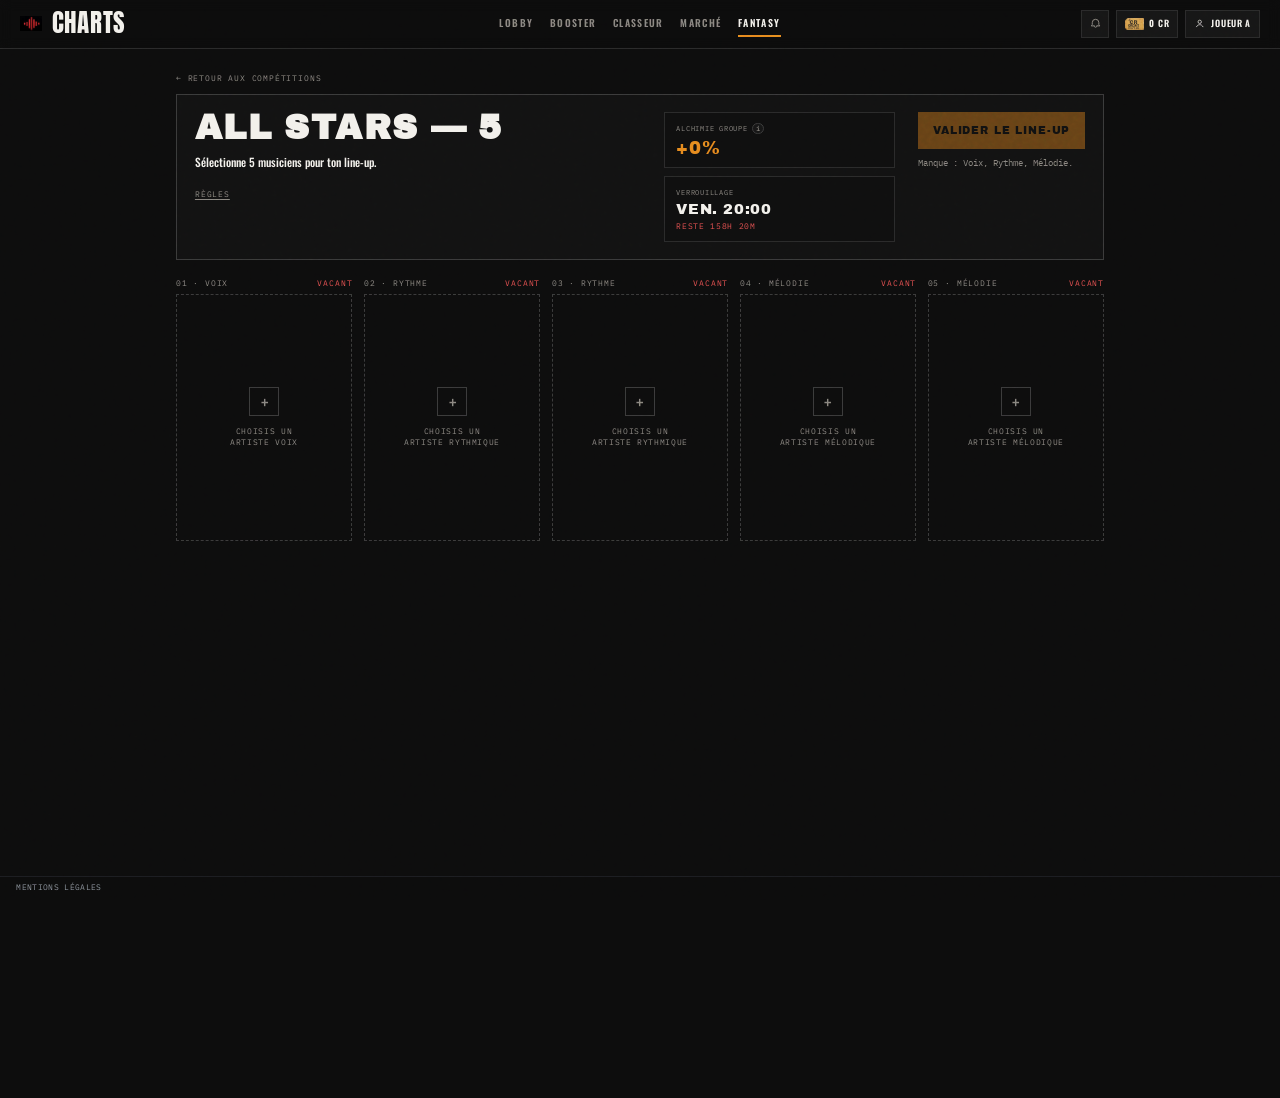
<file: prototypes/fantasy-lineup.html>
<!DOCTYPE html>
<html lang="fr">
<head>
<meta charset="utf-8">
<meta name="viewport" content="width=device-width, initial-scale=1">
<title>Charts — Fantasy Lineup</title>
<link rel="icon" type="image/png" href="img/favicon.png">
<link rel="preconnect" href="https://fonts.googleapis.com">
<link rel="preconnect" href="https://fonts.gstatic.com" crossorigin>
<link href="https://fonts.googleapis.com/css2?family=Archivo+Black&family=Big+Shoulders+Display:wght@800&family=IBM+Plex+Mono:wght@400;500&family=Oswald:wght@500;600;700&display=swap" rel="stylesheet">
<link rel="stylesheet" href="css/site.css?v=17">
<script src="js/site-scale.js?v=8"></script>
<style>
  :root {
    --bg: #0d0d0d;
    --bg-elev: #141414;
    --ink: #f2f0eb;
    --muted: #8a8680;
    --line: #2a2a2a;
    --line-hi: #3a3a3a;
    --accent: #e68a1e;
    --accent-ink: #111;
    --panel: #161616;
    --danger: #e05050;
    --font-display: "Archivo Black", "Oswald", Impact, sans-serif;
    --font-ui: "Oswald", sans-serif;
    --font-mono: "IBM Plex Mono", ui-monospace, monospace;
  }
  * { box-sizing: border-box; }
  html, body { min-height: 100%; }
  body {
    margin: 0;
    background: var(--bg);
    color: var(--ink);
    font-family: var(--font-ui);
  }
  a { color: inherit; }
  .grain {
    position: fixed; inset: 0; pointer-events: none; z-index: 50;
    opacity: .14;
    mix-blend-mode: overlay;
    background-image: url("data:image/svg+xml,%3Csvg viewBox='0 0 200 200' xmlns='http://www.w3.org/2000/svg'%3E%3Cfilter id='n'%3E%3CfeTurbulence type='fractalNoise' baseFrequency='0.9' numOctaves='3' stitchTiles='stitch'/%3E%3C/filter%3E%3Crect width='100%25' height='100%25' filter='url(%23n)'/%3E%3C/svg%3E");
  }

  .top {
    position: sticky; top: 0; z-index: 20;
    display: grid;
    grid-template-columns: 1fr auto 1fr;
    align-items: center;
    gap: 12px;
    padding: 12px 24px;
    background: rgba(13,13,13,.92);
    backdrop-filter: blur(8px);
    border-bottom: 1px solid var(--line);
  }
  .brand {
    justify-self: start;
    font-family: var(--font-display);
    font-size: clamp(22px, 3vw, 30px);
    letter-spacing: .04em;
    text-transform: uppercase;
    text-decoration: none;
    line-height: 1;
  }
  .nav-main {
    justify-self: center;
    display: flex; flex-wrap: wrap; justify-content: center; align-items: center; gap: 6px 20px;
  }
  .nav-main a {
    position: relative;
    text-decoration: none;
    font-size: 12px; font-weight: 600;
    letter-spacing: .14em; text-transform: uppercase;
    color: var(--muted); padding: 6px 0 8px;
  }
  .nav-main a:hover { color: var(--ink); }
  .nav-main a.on { color: var(--ink); }
  .nav-main a.on::after {
    content: ""; position: absolute; left: 0; right: 0; bottom: 0;
    height: 2px; background: var(--accent);
  }
  .top-actions {
    justify-self: end; display: flex; align-items: center; gap: 8px;
  }
  .chip {
    display: inline-flex; align-items: center; gap: 7px;
    border: 1px solid var(--line); background: var(--panel);
    padding: 6px 10px; font-size: 11px; font-weight: 600;
    letter-spacing: .08em; text-transform: uppercase; color: var(--ink);
    white-space: nowrap;
  }
  .chip .coin {
    width: 22px; height: 14px; border-radius: 0;
    display: block; object-fit: contain;
    box-shadow: none;
    flex: 0 0 auto;
  }
  .chip.btn {
    appearance: none; font: inherit; cursor: pointer; color: inherit;
  }
  .chip.btn:hover { border-color: var(--line-hi); background: #1c1c1c; }
  .chip .ico,
  .chip.btn .ico { width: 14px; height: 14px; opacity: .75; }

  .wrap {
    max-width: 1180px;
    margin: 0 auto;
    padding: 20px 24px 64px;
  }
  .back {
    display: inline-flex; align-items: center; gap: 6px;
    margin-bottom: 14px;
    font-family: var(--font-mono);
    font-size: 10px;
    letter-spacing: .1em;
    text-transform: uppercase;
    text-decoration: none;
    color: var(--muted);
  }
  .back:hover { color: var(--ink); }

  .hero {
    border: 1px solid var(--line-hi);
    background: #121212;
    padding: 20px 22px;
    margin-bottom: 22px;
    display: grid;
    grid-template-columns: minmax(0, 1.35fr) minmax(180px, .7fr) auto;
    gap: 20px 28px;
    align-items: start;
  }
  .page-title {
    margin: 0;
    font-family: var(--font-display);
    font-size: clamp(28px, 4.5vw, 42px);
    letter-spacing: .04em;
    text-transform: uppercase;
    line-height: .95;
  }
  .page-sub {
    margin: 10px 0 14px;
    font-size: 14px;
    font-weight: 500;
    color: var(--ink);
  }
  .rules-wrap {
    position: relative;
    display: inline-block;
  }
  .rules-btn {
    appearance: none;
    border: 0;
    background: transparent;
    padding: 0;
    font-family: var(--font-mono);
    font-size: 10px;
    letter-spacing: .1em;
    text-transform: uppercase;
    color: var(--muted);
    cursor: pointer;
    text-decoration: underline;
    text-underline-offset: 3px;
  }
  .rules-btn:hover,
  .rules-btn[aria-expanded="true"] { color: var(--accent); }
  .rules-tip {
    position: absolute;
    left: 0;
    top: calc(100% + 8px);
    z-index: 12;
    width: min(340px, 78vw);
    border: 1px solid var(--line-hi);
    background: #121212;
    padding: 12px 14px;
    box-shadow: 0 12px 28px rgba(0,0,0,.45);
  }
  .rules-tip[hidden] { display: none !important; }
  .rules-tip ul {
    margin: 0;
    padding: 0;
    list-style: none;
    font-family: var(--font-mono);
    font-size: 10px;
    line-height: 1.55;
    letter-spacing: .04em;
    text-transform: uppercase;
    color: var(--muted);
  }
  .rules-tip li + li { margin-top: 4px; }
  .stats {
    display: grid;
    gap: 10px;
  }
  .stat {
    border: 1px solid var(--line);
    background: #0f0f0f;
    padding: 12px 14px;
  }
  .stat-lbl {
    display: flex;
    align-items: center;
    gap: 6px;
    font-family: var(--font-mono);
    font-size: 9px;
    letter-spacing: .1em;
    text-transform: uppercase;
    color: var(--muted);
    margin-bottom: 6px;
  }
  .info-chip-wrap {
    position: relative;
    display: inline-flex;
    flex: 0 0 auto;
  }
  .info-chip {
    appearance: none;
    width: 14px;
    height: 14px;
    padding: 0;
    margin: 0;
    border: 1px solid var(--line-hi);
    border-radius: 50%;
    background: #161616;
    color: var(--muted);
    font-family: var(--font-mono);
    font-size: 9px;
    font-weight: 500;
    line-height: 1;
    letter-spacing: 0;
    text-transform: none;
    cursor: help;
    display: inline-flex;
    align-items: center;
    justify-content: center;
  }
  .info-chip:hover,
  .info-chip:focus-visible,
  .info-chip-wrap:focus-within .info-chip {
    color: var(--accent);
    border-color: var(--accent);
    outline: none;
  }
  .info-tip {
    display: none;
    position: absolute;
    right: 0;
    top: calc(100% + 8px);
    z-index: 14;
    width: min(280px, 72vw);
    border: 1px solid var(--line-hi);
    background: #121212;
    padding: 12px 14px;
    box-shadow: 0 12px 28px rgba(0,0,0,.45);
    font-family: var(--font-mono);
    font-size: 10px;
    line-height: 1.55;
    letter-spacing: .04em;
    text-transform: uppercase;
    color: var(--muted);
    text-align: left;
    white-space: normal;
  }
  .info-tip strong {
    display: block;
    color: var(--ink);
    font-weight: 500;
    margin-bottom: 6px;
  }
  .info-tip .malus-title { margin-top: 12px; }
  .info-tip ul {
    margin: 0;
    padding: 0;
    list-style: none;
  }
  .info-tip li + li { margin-top: 4px; }
  .info-chip-wrap:hover .info-tip,
  .info-chip-wrap:focus-within .info-tip {
    display: block;
  }
  .stat-val {
    font-family: var(--font-display);
    font-size: 22px;
    letter-spacing: .04em;
    text-transform: uppercase;
    color: var(--accent);
    line-height: 1;
  }
  .stat-val.ink { color: var(--ink); font-size: 18px; }
  .stat-sub {
    margin-top: 6px;
    font-family: var(--font-mono);
    font-size: 10px;
    letter-spacing: .08em;
    text-transform: uppercase;
    color: var(--danger);
  }
  .btn-validate {
    appearance: none;
    border: 0;
    background: var(--accent);
    color: var(--accent-ink);
    font-family: var(--font-display);
    font-size: 13px;
    letter-spacing: .08em;
    text-transform: uppercase;
    padding: 16px 18px;
    cursor: pointer;
    white-space: nowrap;
    align-self: center;
  }
  .btn-validate:hover { filter: brightness(1.06); }
  .btn-validate:disabled { opacity: .4; cursor: default; filter: none; }
  .btn-unlock[hidden] { display: none !important; }
  .btn-unlock {
    appearance: none;
    display: block;
    margin-top: 8px;
    border: 1px solid var(--line);
    background: transparent;
    color: var(--muted);
    font-family: var(--font-mono);
    font-size: 9px;
    letter-spacing: .08em;
    text-transform: uppercase;
    padding: 8px 10px;
    cursor: pointer;
    width: 100%;
  }
  .hint {
    grid-column: 1 / -1;
    margin: 0;
    font-family: var(--font-mono);
    font-size: 11px;
    color: var(--muted);
  }
  .hint.err { color: var(--danger); }

  .slots {
    display: grid;
    grid-template-columns: repeat(5, minmax(0, 1fr));
    gap: 14px;
  }
  .slot {
    position: relative;
    display: flex;
    flex-direction: column;
    gap: 8px;
    min-width: 0;
    z-index: 1;
  }
  .slot.open { z-index: 8; }
  .slot-head {
    display: flex;
    justify-content: space-between;
    align-items: baseline;
    gap: 8px;
    font-family: var(--font-mono);
    font-size: 10px;
    letter-spacing: .1em;
    text-transform: uppercase;
    color: var(--muted);
  }
  .slot-head .vacant { color: var(--danger); }

  .slot-shell {
    position: relative;
    width: 100%;
    aspect-ratio: 260 / 364;
    min-width: 0;
  }
  .slot-card {
    appearance: none;
    position: absolute;
    inset: 0;
    width: 100%;
    height: 100%;
    border: 1px dashed var(--line-hi);
    background: transparent;
    color: inherit;
    font: inherit;
    display: flex;
    flex-direction: column;
    align-items: center;
    justify-content: center;
    text-align: center;
    padding: 12px;
    cursor: pointer;
  }
  .slot-card:hover { border-color: var(--accent); color: var(--ink); }
  .slot-card:disabled { opacity: .45; cursor: default; }
  .plus {
    width: 36px; height: 36px;
    border: 1px solid var(--line-hi);
    display: grid; place-items: center;
    font-size: 22px;
    color: var(--muted);
    margin-bottom: 12px;
  }
  .vacant-copy {
    font-family: var(--font-mono);
    font-size: 10px;
    letter-spacing: .08em;
    text-transform: uppercase;
    color: var(--muted);
    line-height: 1.4;
    max-width: 12em;
  }
  .slot-face {
    display: flex;
    flex-direction: column;
    gap: 0;
    min-width: 0;
  }
  .thumb {
    position: absolute;
    inset: 0;
    overflow: hidden;
    border-radius: 10px;
    filter: drop-shadow(0 10px 16px rgba(0,0,0,.45));
  }
  .thumb .card {
    position: absolute; top: 0; left: 0;
    transform-origin: top left;
    pointer-events: none;
  }
  .rhythm-pen-badge {
    position: absolute;
    top: 8px;
    left: 8px;
    z-index: 5;
    background: var(--danger);
    color: #fff;
    font-family: var(--font-mono);
    font-size: 10px;
    font-weight: 500;
    letter-spacing: .06em;
    text-transform: uppercase;
    line-height: 1;
    padding: 5px 7px;
    pointer-events: none;
    box-shadow: 0 2px 8px rgba(0,0,0,.4);
  }
  .slot-act {
    appearance: none;
    width: 100%;
    margin-top: 8px;
    border: 1px solid var(--line);
    background: #111;
    color: var(--ink);
    font-family: var(--font-mono);
    font-size: 10px;
    letter-spacing: .1em;
    text-transform: uppercase;
    padding: 9px 8px;
    cursor: pointer;
  }
  .slot-act:hover { background: #181818; }
  .slot-act:disabled { opacity: .4; cursor: default; }

  /* carte (même DA que booster / classeur) */
  .card {
    position: relative; width: 260px; height: 364px;
    border-radius: 10px; overflow: hidden;
    background: #0F1012;
  }
  .card.paper { background: #EDE4D4; }
  .art {
    position: absolute; top: 12px; left: 12px; right: 12px; bottom: 120px;
    overflow: hidden; background: #111;
  }
  .art img {
    width: 100%; height: 100%;
    object-fit: cover; object-position: center 18%;
    display: block;
  }
  .card.paper .art { background: #E6D9C4; }
  .card.paper .art img { object-position: center top; }
  .band {
    position: absolute; left: 12px; right: 12px; bottom: 12px; height: 108px;
    display: flex; flex-direction: column; justify-content: center;
    gap: 3px; padding: 12px 12px 22px;
  }
  .card.paper .band { background: #EDE4D4; }
  .accent { height: 3px; width: 36px; border-radius: 1px; margin-bottom: 4px; flex-shrink: 0; }
  .card.diamant .art { inset: 0; }
  .card.diamant .title {
    position: absolute; left: 0; right: 0; top: 0;
    padding: 18px 12px 40px; text-align: center;
    background: linear-gradient(to bottom, rgba(8,7,6,.78) 32%, rgba(8,7,6,0));
    pointer-events: none;
  }
  .card.diamant .title .myth-name {
    font-family: "Big Shoulders Display", Oswald, sans-serif;
    font-weight: 800; line-height: 1; letter-spacing: .06em;
    color: #F4F2EC; text-shadow: 0 1px 10px rgba(0,0,0,.55);
    text-transform: uppercase; white-space: nowrap;
  }
  .card.diamant .band {
    left: 0; right: 0; bottom: 0; height: auto;
    padding: 24px 12px 28px; text-align: center;
    background: linear-gradient(to top, rgba(8,7,6,.88) 48%, rgba(8,7,6,0));
  }
  .card.diamant .accent,
  .card.diamant .band .name,
  .card.diamant .rarete,
  .card.diamant .meta,
  .card.diamant .group { display: none; }
  .card.diamant .line-rare {
    font-size: 10px; font-weight: 600;
    letter-spacing: .22em; text-transform: uppercase; color: #E8D5A3;
  }
  .card.diamant .line-info {
    margin-top: 6px; font-size: 11px; letter-spacing: .03em; color: #c8c2b6;
  }
  .name {
    font-family: Oswald, Impact, sans-serif;
    font-weight: 600; letter-spacing: .04em;
    text-transform: uppercase; line-height: 1.05; color: #F4F2EC;
  }
  .card.paper .name { color: #161410; }
  .rarete { font-size: 10px; font-weight: 600; letter-spacing: .16em; text-transform: uppercase; }
  .meta { font-size: 10.5px; color: #c8c2b6; letter-spacing: .02em; }
  .card.paper .meta { color: #5c564c; }
  .group { font-size: 10.5px; color: #d8b35c; letter-spacing: .03em; }
  .card.paper .group { color: #8a6a4f; }
  .marks {
    position: absolute; left: 16px; right: 16px; bottom: 10px; z-index: 2;
    display: flex; justify-content: space-between; align-items: baseline;
    font-size: 8px; font-weight: 600;
    color: rgba(200,194,186,.55); pointer-events: none;
  }
  .marks .serie { letter-spacing: .12em; }
  .marks .no { letter-spacing: .04em; font-variant-numeric: tabular-nums; }
  .card.paper .marks { color: rgba(90,70,64,.45); }
  .card.diamant .marks { color: rgba(232,213,163,.55); }
  .frame { position: absolute; inset: 0; pointer-events: none; }

  .slot-menu {
    position: absolute;
    left: 0; right: 0;
    top: calc(100% + 6px);
    z-index: 9;
    border: 1px solid var(--line-hi);
    background: #121212;
    box-shadow: 0 14px 28px rgba(0,0,0,.5);
    display: flex;
    flex-direction: column;
    min-width: 220px;
    width: max(100%, 240px);
  }
  .slot-menu[hidden] { display: none !important; }
  .slot-menu-filters {
    display: grid;
    gap: 6px;
    padding: 8px;
    border-bottom: 1px solid var(--line);
    background: #0f0f0f;
  }
  .slot-menu-filters input,
  .slot-menu-filters select {
    appearance: none;
    width: 100%;
    border: 1px solid var(--line);
    background: #161616;
    color: var(--ink);
    font-family: var(--font-mono);
    font-size: 10px;
    letter-spacing: .04em;
    padding: 7px 8px;
  }
  .slot-menu-filters input::placeholder { color: #5a5650; }
  .slot-menu-list {
    max-height: 200px;
    overflow: auto;
  }
  .slot-menu-list button {
    appearance: none;
    display: block;
    width: 100%;
    border: 0;
    border-bottom: 1px solid var(--line);
    background: transparent;
    color: var(--ink);
    font: inherit;
    font-size: 12px;
    text-align: left;
    padding: 9px 10px;
    cursor: pointer;
  }
  .slot-menu-list button:last-child { border-bottom: 0; }
  .slot-menu-list button:hover { background: #1a1a1a; }
  .slot-menu .sub {
    display: block;
    margin-top: 2px;
    font-family: var(--font-mono);
    font-size: 9px;
    letter-spacing: .05em;
    text-transform: uppercase;
    color: var(--muted);
  }
  .slot-menu .empty {
    padding: 12px 10px;
    font-family: var(--font-mono);
    font-size: 10px;
    letter-spacing: .06em;
    text-transform: uppercase;
    color: var(--muted);
  }

  .foot {
    display: flex; flex-wrap: wrap; align-items: center; justify-content: space-between;
    gap: 12px; margin-top: 36px; padding-top: 14px; border-top: 1px solid var(--line);
    font-family: var(--font-mono); font-size: 10px;
    letter-spacing: .06em; text-transform: uppercase; color: #5a5650;
  }
  .foot a { text-decoration: none; }
  .foot a:hover { color: var(--ink); }

  .drawer-veil {
    position: fixed; inset: 0; background: rgba(0,0,0,.55); z-index: 40;
  }
  .drawer {
    position: fixed; top: 0; right: 0; bottom: 0; width: min(320px, 92vw);
    background: var(--bg-elev); border-left: 1px solid var(--line);
    z-index: 45; padding: 18px; overflow: auto;
  }
  .drawer .head {
    display: flex; align-items: center; justify-content: space-between;
    margin-bottom: 18px;
  }
  .drawer h2 {
    margin: 0; font-family: var(--font-display); font-size: 20px;
    letter-spacing: .06em; text-transform: uppercase;
  }
  .drawer .close {
    appearance: none; border: 0; background: transparent; color: var(--muted);
    font-size: 28px; line-height: 1; cursor: pointer;
  }
  .drawer label {
    display: block; font-family: var(--font-mono); font-size: 10px;
    letter-spacing: .1em; text-transform: uppercase; color: var(--muted);
    margin-bottom: 8px;
  }
  .user-switch { display: flex; gap: 8px; margin-bottom: 20px; }
  .user-switch button {
    flex: 1; appearance: none; border: 1px solid var(--line); background: transparent;
    color: var(--muted); font-family: var(--font-mono); font-size: 11px;
    letter-spacing: .08em; text-transform: uppercase; padding: 10px; cursor: pointer;
  }
  .user-switch button.on { border-color: var(--accent); color: var(--accent); }
  .drawer .links a {
    display: block; font-family: var(--font-mono); font-size: 11px;
    letter-spacing: .08em; text-transform: uppercase; text-decoration: none;
    color: var(--muted); padding: 8px 0;
  }

  @media (max-width: 980px) {
    .hero { grid-template-columns: 1fr; }
    .btn-validate { width: 100%; }
    .slots { grid-template-columns: repeat(3, minmax(0, 1fr)); }
  }
  @media (max-width: 720px) {
    .top { grid-template-columns: 1fr auto; }
    .nav-main { grid-column: 1 / -1; justify-content: flex-start; }
    .slots { grid-template-columns: repeat(2, minmax(0, 1fr)); }
  }
</style>
</head>
<body>
<div class="grain" aria-hidden="true"></div>

<header class="top">
  <a class="brand" href="lobby.html"><img class="brand-logo" src="img/favicon.png" alt="" width="32" height="32">Charts</a>
  <nav class="nav-main" aria-label="Principal">
    <a href="lobby.html">Lobby</a>
    <a href="booster.html">Booster</a>
    <a href="classeur.html">Classeur</a>
    <a href="booster.html#marche">Marché</a>
    <a class="on" href="fantasy.html?v=16" aria-current="page">Fantasy</a>
  </nav>
  <div class="top-actions">
    <div id="notifMount"></div>
    <span class="chip" aria-label="Crédits">
      <img class="coin" src="img/credit-ticket.png?v=1" alt="" width="22" height="14" aria-hidden="true">
      <span><b id="creditsBal">0</b> CR</span>
    </span>
    <button type="button" class="chip btn no-avatar" id="menuBtn" aria-label="Profil" aria-expanded="false" aria-controls="drawer" aria-haspopup="dialog">
      <span class="avatar-face sm empty" data-avatar-face aria-hidden="true"></span>
      <svg class="ico" data-avatar-fallback viewBox="0 0 24 24" fill="none" stroke="currentColor" stroke-width="2" aria-hidden="true"><circle cx="12" cy="8" r="3.5"/><path d="M5 19c1.5-3.5 4-5 7-5s5.5 1.5 7 5"/></svg>
      <span id="playerName">Joueur A</span>
    </button>
  </div>
</header>

<main class="wrap">
  <a class="back" href="fantasy.html?v=16">← Retour aux compétitions</a>

  <section class="hero" aria-label="Compétition">
    <div>
      <h1 class="page-title" id="compTitle">All Stars — 5</h1>
      <p class="page-sub">Sélectionne 5 musiciens pour ton line-up.</p>
      <div class="rules-wrap">
        <button type="button" class="rules-btn" id="rulesBtn" aria-expanded="false" aria-controls="rulesTip">Règles</button>
        <div class="rules-tip" id="rulesTip" role="tooltip" hidden>
          <ul>
            <li>Voix ×1 · Rythmes ×2 · Mélodie ×2</li>
            <li>2 instruments rythmiques identiques : −50&nbsp;% sur le 2<sup>e</sup></li>
            <li>3 genres identiques : +5&nbsp;% · 4 : +10&nbsp;% · 5 : +15&nbsp;% sur le score</li>
            <li>Machines = joker rythme / mélodie</li>
          </ul>
        </div>
      </div>
    </div>
    <div class="stats">
      <div class="stat">
        <span class="stat-lbl">
          Alchimie groupe
          <span class="info-chip-wrap">
            <button type="button" class="info-chip" aria-label="Comment marche l’alchimie de groupe" aria-describedby="alchemyTip">i</button>
            <div class="info-tip" id="alchemyTip" role="tooltip">
              <strong>Bonus de composition</strong>
              <ul>
                <li>3 genres identiques → +5&nbsp;% au score</li>
                <li>4 genres identiques → +10&nbsp;%</li>
                <li>5 genres identiques → +15&nbsp;%</li>
              </ul>
              <strong class="malus-title">Malus de composition</strong>
              <ul>
                <li>2 instruments rythmiques identiques → −50&nbsp;% sur le 2<sup>e</sup></li>
              </ul>
            </div>
          </span>
        </span>
        <div class="stat-val" id="alchemyVal">+0%</div>
        <div class="stat-sub" id="alchemyPen" hidden>−50% sur le 2e rythme</div>
      </div>
      <div class="stat">
        <span class="stat-lbl">Verrouillage</span>
        <div class="stat-val ink" id="lockLabel">Ven. 20:00</div>
        <div class="stat-sub" id="lockRemain">Reste —</div>
      </div>
    </div>
    <div>
      <button type="button" class="btn-validate" id="btnLock">Valider le line-up</button>
      <button type="button" class="btn-unlock" id="btnUnlock" hidden>Rouvrir (test)</button>
      <p class="hint" id="lineupHint" style="margin-top:10px"></p>
    </div>
  </section>

  <div class="slots" id="slots" aria-label="Line-up"></div>

  <footer class="site-foot">
    <nav class="legal-links" aria-label="Informations légales">
      <a href="legal/index.html?v=2">Mentions légales</a>
    </nav>
  </footer>
</main>

<div class="drawer-veil" id="drawerVeil" hidden></div>
<aside class="drawer" id="drawer" role="dialog" aria-modal="true" aria-labelledby="drawerTitle" hidden>
  <div class="head">
    <h2 id="drawerTitle">Profil</h2>
    <button type="button" class="close" id="drawerClose" aria-label="Fermer">×</button>
  </div>
  <div class="avatar-block">
    <label class="avatar-pick" title="Changer la photo">
      <span class="avatar-face empty" data-avatar-face aria-hidden="true"></span>
      <input type="file" id="avatarFile" accept="image/*" hidden>
    </label>
    <p class="avatar-status" id="avatarStatus"></p>
  </div>
  <label>Compte de test</label>
  <div class="user-switch" role="group" aria-label="Compte de test">
    <button type="button" data-user="u1" class="on">Joueur A</button>
    <button type="button" data-user="u2">Joueur B</button>
  </div>
  <div class="links">
    <a href="legal/index.html?v=2">Mentions légales</a>
  </div>
</aside>

<script src="js/profile-avatar.js"></script>
<script src="js/notifications.js"></script>
<script src="js/credits-shop.js?v=1"></script>
<script>
const ACTIVE_USER_KEY = "charts.s1.activeUser";
const USERS = { u1: "Joueur A", u2: "Joueur B" };
const EXEC = { commune:"A", argent:"B", or:"A", platine:"B", diamant:"B" };
const INSTR = {
  voix:"Voix", guitare:"Guitare", basse:"Basse", batterie:"Batterie",
  claviers:"Claviers", vents:"Vents", cordes:"Cordes", machines:"Machines"
};
const FAMILIES = {
  metal:     {label:"Métal",              fond:"#121214", a1:"#B8352F"},
  punk:      {label:"Punk & hardcore",    fond:"#141416", a1:"#E04A2F"},
  "hip-hop": {label:"Hip-hop",            fond:"#121410", a1:"#C8D44E"},
  électro:   {label:"Électronique",       fond:"#0B1220", a1:"#3FC1C9"},
  reggae:    {label:"Reggae & dub",       fond:"#0F1610", a1:"#D9B52B"},
  afro:      {label:"Afro",               fond:"#16120C", a1:"#E09A2B"},
  latin:     {label:"Latin",              fond:"#1C1210", a1:"#D4552F"},
  jazz:      {label:"Jazz",               fond:"#0E1A1C", a1:"#D8B35C"},
  blues:     {label:"Blues",              fond:"#0C1420", a1:"#4A7FB5"},
  funk:      {label:"Funk & disco",       fond:"#1A1222", a1:"#E0A32B"},
  "R&B":     {label:"R&B & soul",         fond:"#1A1012", a1:"#C47A5A"},
  country:   {label:"Country",            fond:"#171310", a1:"#C89A4A"},
  folk:      {label:"Folk",               fond:"#121710", a1:"#9CB06A"},
  world:     {label:"Musiques du monde",  fond:"#101614", a1:"#B58A4E"},
  chanson:   {label:"Chanson & variété",  fond:"#16131A", a1:"#C9869B"},
  pop:       {label:"Pop",                fond:"#1C1020", a1:"#D45E8A"},
  rock:      {label:"Rock",               fond:"#15110E", a1:"#D98A2B"}
};
const FAMILY_FROM_CATALOG = { hiphop:"hip-hop", electro:"électro", rnb:"R&B" };
const TIERS = {
  commune: { rank:0, label:"Commune", frame:"#5E6670", kind:"simple" },
  argent:  { rank:1, label:"Argent",  frame:"#8A949B", kind:"double" },
  or:      { rank:2, label:"Or",      frame:"#B08D57", kind:"filets" },
  platine: { rank:3, label:"Platine", frame:"#C3CAD1", kind:"filets" },
  diamant: { rank:4, label:"Diamant", frame:"#D8B35C", kind:"none" }
};
const CW = 260, CH = 364;
const RHYTHM = new Set(["basse", "batterie", "machines"]);
const MELODIC = new Set(["guitare", "claviers", "machines", "vents", "cordes"]);
const SLOTS = [
  {
    key: "voix", num: "01", role: "Voix",
    vacant: "Choisis un artiste voix",
    match: instruments => instruments.includes("voix")
  },
  {
    key: "ryt1", num: "02", role: "Rythme",
    vacant: "Choisis un artiste rythmique",
    match: instruments => instruments.some(i => RHYTHM.has(i))
  },
  {
    key: "ryt2", num: "03", role: "Rythme",
    vacant: "Choisis un artiste rythmique",
    match: instruments => instruments.some(i => RHYTHM.has(i))
  },
  {
    key: "melo1", num: "04", role: "Mélodie",
    vacant: "Choisis un artiste mélodique",
    match: instruments => instruments.some(i => MELODIC.has(i))
  },
  {
    key: "melo2", num: "05", role: "Mélodie",
    vacant: "Choisis un artiste mélodique",
    match: instruments => instruments.some(i => MELODIC.has(i))
  }
];

let activeUserId = "u1";
let catalog = [];
let byId = new Map();
let instrumentExtra = {};
let openSlot = null;
let editSession = false;
let menuQ = "";
let menuRare = "";
let menuGenre = "";
const RARE_ORDER = ["commune", "argent", "or", "platine", "diamant"];
const GENRE_ORDER = Object.keys(FAMILIES);

const $ = id => document.getElementById(id);
function ownedKey(userId){ return `charts.s1.${userId || activeUserId}.owned`; }
function walletKey(userId){ return `charts.s1.${userId || activeUserId}.wallet`; }
function lineupKey(userId){ return `charts.s1.${userId || activeUserId}.lineup`; }
function marketKey(){ return "charts.s1.market"; }
function familyKey(f){ return FAMILY_FROM_CATALOG[f] || f; }
function esc(s){
  return String(s ?? "").replace(/[&<>"']/g, c => ({
    "&":"&amp;","<":"&lt;",">":"&gt;","\"":"&quot;","'":"&#39;"
  }[c]));
}
function formatCredits(n){ return Number(n || 0).toLocaleString("fr-FR"); }

function isoWeek(d = new Date()){
  const date = new Date(Date.UTC(d.getFullYear(), d.getMonth(), d.getDate()));
  const day = date.getUTCDay() || 7;
  date.setUTCDate(date.getUTCDate() + 4 - day);
  const yearStart = new Date(Date.UTC(date.getUTCFullYear(), 0, 1));
  const week = Math.ceil((((date - yearStart) / 86400000) + 1) / 7);
  return `${date.getUTCFullYear()}-W${String(week).padStart(2, "0")}`;
}

function nextFridayLock(from = new Date()){
  const d = new Date(from);
  const day = d.getDay(); // 0 dim … 5 ven
  let add = (5 - day + 7) % 7;
  if(add === 0 && (d.getHours() > 20 || (d.getHours() === 20 && d.getMinutes() > 0))) add = 7;
  const lock = new Date(d);
  lock.setDate(d.getDate() + add);
  lock.setHours(20, 0, 0, 0);
  return lock;
}

function emptyLineup(){
  return {
    week: isoWeek(),
    locked: false,
    slots: { voix: null, ryt1: null, ryt2: null, melo1: null, melo2: null }
  };
}

function migrateSlots(raw){
  const base = emptyLineup().slots;
  const s = { ...base, ...(raw || {}) };
  if(s.basse && !s.ryt1){ s.ryt1 = s.basse; }
  if(s.batterie && !s.ryt2){ s.ryt2 = s.batterie; }
  delete s.basse;
  delete s.batterie;
  // Une carte = un seul poste (garde la première occurrence).
  const seen = new Set();
  for(const key of Object.keys(base)){
    const id = s[key];
    if(!id) continue;
    if(seen.has(id)) s[key] = null;
    else seen.add(id);
  }
  return s;
}

function loadLineup(userId){
  try {
    const data = JSON.parse(localStorage.getItem(lineupKey(userId)) || "");
    if(data && data.slots && typeof data.slots === "object"){
      return {
        week: data.week || isoWeek(),
        locked: !!data.locked,
        slots: migrateSlots(data.slots)
      };
    }
  } catch {}
  return emptyLineup();
}
function saveLineup(data, userId){
  data.slots = migrateSlots(data.slots);
  localStorage.setItem(lineupKey(userId), JSON.stringify(data));
}

function loadOwned(userId){
  try {
    const data = JSON.parse(localStorage.getItem(ownedKey(userId)) || "");
    if(data && data.got && typeof data.got === "object") return data;
  } catch {}
  return { got: {}, fresh: {}, fav: {} };
}
function loadWallet(userId){
  try {
    const data = JSON.parse(localStorage.getItem(walletKey(userId)) || "");
    if(data && typeof data.credits === "number") return data;
  } catch {}
  return { credits: 0, packs: 0 };
}
function loadMarket(){
  try {
    const data = JSON.parse(localStorage.getItem(marketKey()) || "");
    if(data && Array.isArray(data.listings)) return data;
  } catch {}
  return { listings: [] };
}
function listingsForUser(userId, cardId){
  return loadMarket().listings.filter(l => l.seller === userId && l.cardId === cardId);
}
function lineupUses(userId, cardId){
  return Object.values(loadLineup(userId).slots).filter(id => id === cardId).length;
}
function freeCopiesFor(userId, cardId){
  const got = loadOwned(userId).got[cardId];
  const n = got ? (got.n || 0) : 0;
  return Math.max(0, n - listingsForUser(userId, cardId).length - lineupUses(userId, cardId));
}
function foldRare(r){
  const t = String(r || "").normalize("NFD").replace(/\p{M}/gu, "").toLowerCase().trim();
  if(t === "legendaire" || t === "epique" || t === "platine") return "platine";
  if(t === "mythique" || t === "diamant") return "diamant";
  if(t === "rare" || t === "or") return "or";
  if(t === "peu commune" || t === "peucommune" || t === "argent") return "argent";
  return "commune";
}
function plateJob(plate, rarete){
  const exec = EXEC[rarete] || "A";
  return `${plate.style}_${exec}_${plate.instrument}_${plate.pose}_${plate.costume}_${plate.venue}_${plate.sil}`;
}
function cardInstruments(artist, plate){
  const primary = artist.instrument || plate.instrument || "";
  const extras = [
    ...(artist.instruments || []).filter(x => x !== primary),
    ...(instrumentExtra[artist.qid] || [])
  ];
  const out = [];
  if(primary) out.push(primary);
  for(const x of extras){
    if(x && !out.includes(x)) out.push(x);
  }
  return out;
}
function cardsFromCatalog(doc){
  const artists = Object.fromEntries((doc.artists || []).map(a => [a.qid, a]));
  const plates = Object.fromEntries((doc.plates || []).map(p => [p.id, p]));
  const groups = Object.fromEntries((doc.groups || []).map(g => [g.mbid, g]));
  const out = [];
  for(const row of doc.cards || []){
    if(row.in_booster_pool === false) continue;
    const artist = artists[row.artist_qid];
    const plate = plates[row.plate_id];
    if(!artist || !plate) continue;
    const rarete = foldRare(row.rarity_current || row.rarity_initial);
    if(!TIERS[rarete]) continue;
    const g = row.group_mbid ? groups[row.group_mbid] : null;
    const instruments = cardInstruments(artist, plate);
    out.push({
      id: row.id,
      qid: artist.qid || row.artist_qid,
      name: artist.name,
      mbid: artist.mbid || "",
      instrument: instruments[0] || "",
      instruments,
      rarete,
      famille: familyKey(row.family),
      group: g ? g.name : null,
      job: plateJob(plate, rarete),
      rank: Number(row.rank_in_series) || 0
    });
  }
  return out;
}

function rhythmInstrumentKey(card){
  const ins = card.instruments || [card.instrument];
  if(ins.includes("basse")) return "basse";
  if(ins.includes("batterie")) return "batterie";
  if(ins.includes("machines")) return "machines";
  return ins[0] || "";
}

function alchemyOf(lineup){
  const cards = SLOTS.map(s => lineup.slots[s.key] && byId.get(lineup.slots[s.key])).filter(Boolean);
  let genreBonus = 0;
  if(cards.length){
    const counts = {};
    for(const c of cards) counts[c.famille] = (counts[c.famille] || 0) + 1;
    const max = Math.max(...Object.values(counts));
    if(max >= 5) genreBonus = 15;
    else if(max >= 4) genreBonus = 10;
    else if(max >= 3) genreBonus = 5;
  }
  let rhythmPenalty = false;
  const r1 = lineup.slots.ryt1 && byId.get(lineup.slots.ryt1);
  const r2 = lineup.slots.ryt2 && byId.get(lineup.slots.ryt2);
  if(r1 && r2 && rhythmInstrumentKey(r1) === rhythmInstrumentKey(r2)){
    rhythmPenalty = true;
  }
  return { genreBonus, rhythmPenalty, total: genreBonus };
}

function imgFallback(el){
  el.onerror = function(){
    this.onerror = function(){
      this.onerror = null;
      const m = this.src.replace("_x.png", "_m.png");
      if(m !== this.src) this.src = m;
    };
    const s = this.src;
    const n = s.indexOf("_B_") >= 0 ? s.replace("_B_", "_A_") : s.replace("_A_", "_B_");
    if(n !== s) this.src = n;
    else {
      this.onerror = null;
      const m = s.replace("_x.png", "_m.png");
      if(m !== s) this.src = m;
    }
  };
}

function ring(x, y, w, h, rx, color, sw, op){
  return `<rect x="${x}" y="${y}" width="${w}" height="${h}" rx="${rx}" fill="none" stroke="${color}" stroke-width="${sw}" opacity="${op ?? 1}"/>`;
}
function frameSvg(kind, rank, color){
  if(kind === "none") return "";
  let o = "";
  if(kind === "simple"){
    o += ring(4, 4, CW - 8, CH - 8, 8, color, 1.5);
  } else if(kind === "double"){
    o += ring(4, 4, CW - 8, CH - 8, 8, color, 1.5);
    o += ring(8, 8, CW - 16, CH - 16, 6, color, 0.7, 0.55);
  } else {
    o += ring(4, 4, CW - 8, CH - 8, 8, color, 1.5);
    o += ring(8, 8, CW - 16, CH - 16, 6, color, 0.7, 0.55);
    if(rank >= 3) o += ring(12, 12, CW - 24, CH - 24, 5, color, 0.7, 0.4);
  }
  return `<svg class="frame" viewBox="0 0 ${CW} ${CH}" aria-hidden="true">${o}</svg>`;
}

function scaleSlotCards(){
  document.querySelectorAll(".slot-shell .thumb").forEach(thumb => {
    const card = thumb.querySelector(".card");
    if(!card) return;
    const w = thumb.clientWidth || thumb.parentElement?.clientWidth || 0;
    if(w < 1) return;
    card.style.transform = `scale(${w / 260})`;
  });
}

function instrumentLabel(card){
  const instruments = card.instruments?.length ? card.instruments : [card.instrument];
  return instruments.filter(Boolean).map(x => INSTR[x] || x).join(" + ");
}
function renderCard(card){
  const tier = TIERS[card.rarete];
  const fam = FAMILIES[familyKey(card.famille)] || FAMILIES.rock;
  const paper = tier.rank <= 1;
  const diamant = tier.rank >= 4;
  const nameSize = card.name.length > 16 ? 16 : card.name.length > 13 ? 18 : 21;
  const n = card.name.length;
  const mythName = n > 16 ? 22 : n > 13 ? 26 : n > 10 ? 30 : 34;
  const bandStyle = paper || diamant ? "" : `background:${fam.fond};`;
  const group = card.group || "Artiste solo";
  const cls = `card r${tier.rank}${paper ? " paper" : ""}${diamant ? " diamant" : ""}`;
  const info = `${fam.label} · ${instrumentLabel(card)} · ${group}`;
  return `<div class="${cls}" data-id="${esc(card.id)}">
    <div class="art"><img src="../out/illustrations/${esc(card.job)}.png" alt="" loading="lazy"></div>
    ${diamant ? `<div class="title"><div class="myth-name" style="font-size:${mythName}px">${esc(card.name)}</div></div>` : ""}
    <div class="band" style="${bandStyle}">
      <div class="accent" style="background:${fam.a1}"></div>
      <div class="name" style="font-size:${nameSize}px">${esc(card.name)}</div>
      <div class="rarete" style="color:${tier.frame}">${tier.label}</div>
      <div class="meta">${esc(fam.label)} · ${esc(instrumentLabel(card))}</div>
      <div class="group">${esc(group)}</div>
      ${diamant ? `<div class="line-rare">${tier.label}</div><div class="line-info">${esc(info)}</div>` : ""}
    </div>
    <div class="marks" aria-hidden="true"><span class="serie">S1</span><span class="no">${card.rank || 0}/${catalog.length || 2000}</span></div>
    ${frameSvg(tier.kind, tier.rank, tier.frame)}
  </div>`;
}

function syncUserUI(){
  document.querySelectorAll(".user-switch [data-user]").forEach(btn => {
    btn.classList.toggle("on", btn.dataset.user === activeUserId);
  });
  $("playerName").textContent = USERS[activeUserId] || activeUserId;
  $("creditsBal").textContent = formatCredits(loadWallet().credits || 0);
}

function renderLockClock(){
  const lock = nextFridayLock();
  const days = ["Dim.", "Lun.", "Mar.", "Mer.", "Jeu.", "Ven.", "Sam."];
  $("lockLabel").textContent = `${days[lock.getDay()]} ${String(lock.getHours()).padStart(2,"0")}:${String(lock.getMinutes()).padStart(2,"0")}`;
  const ms = Math.max(0, lock - Date.now());
  const h = Math.floor(ms / 3600000);
  const m = Math.floor((ms % 3600000) / 60000);
  $("lockRemain").textContent = `Reste ${String(h).padStart(2,"0")}h ${String(m).padStart(2,"0")}m`;
}

function candidatesForSlot(slotKey){
  const slot = SLOTS.find(s => s.key === slotKey);
  if(!slot) return [];
  const lu = loadLineup();
  const usedElsewhere = new Set(
    Object.entries(lu.slots)
      .filter(([k, id]) => k !== slotKey && id)
      .map(([, id]) => id)
  );
  const owned = loadOwned().got;
  const q = menuQ.trim().toLowerCase();
  return catalog.filter(c => {
    if(!slot.match(c.instruments || [c.instrument])) return false;
    if(!owned[c.id] || (owned[c.id].n || 0) < 1) return false;
    if(usedElsewhere.has(c.id)) return false;
    const inThis = lu.slots[slotKey] === c.id ? 1 : 0;
    if(freeCopiesFor(activeUserId, c.id) + inThis < 1) return false;
    if(menuRare && c.rarete !== menuRare) return false;
    if(menuGenre && c.famille !== menuGenre) return false;
    if(q){
      const hay = `${c.name} ${c.group || ""}`.toLowerCase();
      if(!hay.includes(q)) return false;
    }
    return true;
  }).sort((a, b) => a.name.localeCompare(b.name, "fr"));
}

function menuListHtml(slotKey){
  const list = candidatesForSlot(slotKey);
  const current = loadLineup().slots[slotKey];
  const clear = current
    ? `<button type="button" data-clear="${esc(slotKey)}">Retirer</button>`
    : "";
  if(!list.length){
    return `${clear}<p class="empty">${
      menuQ || menuRare || menuGenre
        ? "Aucun résultat pour ce filtre"
        : "Aucun artiste libre pour ce poste"
    }</p>`;
  }
  return clear + list.slice(0, 60).map(c =>
    `<button type="button" data-pick="${esc(slotKey)}" data-id="${esc(c.id)}">
      ${esc(c.name)}
      <span class="sub">${esc((c.instruments || [c.instrument]).map(i => INSTR[i] || i).join(" · "))} · ${esc(TIERS[c.rarete].label)}${c.famille && FAMILIES[c.famille] ? " · " + esc(FAMILIES[c.famille].label) : ""}</span>
    </button>`
  ).join("");
}

function menuHtml(slotKey){
  return `<div class="slot-menu" data-menu="${esc(slotKey)}" hidden>
    <div class="slot-menu-filters">
      <input type="search" data-menu-q placeholder="Rechercher…" value="${esc(menuQ)}" autocomplete="off">
      <select data-menu-rare aria-label="Rareté">
        <option value="">Toutes les raretés</option>
        ${[...RARE_ORDER].reverse().map(r =>
          `<option value="${esc(r)}"${menuRare === r ? " selected" : ""}>${esc(TIERS[r].label)}</option>`
        ).join("")}
      </select>
      <select data-menu-genre aria-label="Genre">
        <option value="">Tous les genres</option>
        ${GENRE_ORDER.map(g =>
          `<option value="${esc(g)}"${menuGenre === g ? " selected" : ""}>${esc(FAMILIES[g].label)}</option>`
        ).join("")}
      </select>
    </div>
    <div class="slot-menu-list" data-menu-list>${menuListHtml(slotKey)}</div>
  </div>`;
}

function refreshOpenMenuList(){
  if(!openSlot) return;
  const list = document.querySelector(`.slot-menu[data-menu="${openSlot}"] [data-menu-list]`);
  if(list) list.innerHTML = menuListHtml(openSlot);
}

function renderSlots(){
  const lu = loadLineup();
  const locked = !!lu.locked;
  const canEdit = !locked || editSession;
  const alchemy = alchemyOf(lu);
  $("alchemyVal").textContent = alchemy.total ? `+${alchemy.total}%` : "+0%";
  const alchemyPen = $("alchemyPen");
  if(alchemyPen) alchemyPen.hidden = !alchemy.rhythmPenalty;

  $("slots").innerHTML = SLOTS.map(slot => {
    const id = lu.slots[slot.key];
    const card = id ? byId.get(id) : null;
    const isOpen = openSlot === slot.key;
    if(!card){
      return `<article class="slot vacant${isOpen ? " open" : ""}" data-slot="${slot.key}">
        <div class="slot-head"><span>${slot.num} · ${esc(slot.role)}</span><span class="vacant">Vacant</span></div>
        <div class="slot-shell">
          <button type="button" class="slot-card" data-toggle="${esc(slot.key)}" aria-expanded="${isOpen ? "true" : "false"}" ${canEdit ? "" : "disabled"}>
            <div class="plus" aria-hidden="true">+</div>
            <div class="vacant-copy">${esc(slot.vacant)}</div>
          </button>
        </div>
        ${menuHtml(slot.key)}
      </article>`;
    }
    const showRhythmPen = slot.key === "ryt2" && alchemy.rhythmPenalty;
    return `<article class="slot${isOpen ? " open" : ""}" data-slot="${slot.key}">
      <div class="slot-head"><span>${slot.num} · ${esc(slot.role)}</span></div>
      <div class="slot-face">
        <div class="slot-shell">
          <div class="thumb">${renderCard(card)}${
            showRhythmPen
              ? `<span class="rhythm-pen-badge" title="Même instrument rythmique que le poste 02">−50%</span>`
              : ""
          }</div>
        </div>
        <button type="button" class="slot-act" data-toggle="${esc(slot.key)}" aria-expanded="${isOpen ? "true" : "false"}" ${canEdit ? "" : "disabled"}>Changer</button>
      </div>
      ${menuHtml(slot.key)}
    </article>`;
  }).join("");
  $("slots").querySelectorAll(".art img").forEach(imgFallback);
  scaleSlotCards();
  if(openSlot){
    const menu = document.querySelector(`.slot-menu[data-menu="${openSlot}"]`);
    if(menu) menu.hidden = false;
  }

  const missing = SLOTS.filter(s => !lu.slots[s.key]).map(s => s.role);
  const hints = [];
  if(missing.length) hints.push(`Manque : ${[...new Set(missing)].join(", ")}.`);
  if(editSession && !locked) hints.push("Line-up modifié — revalide pour confirmer.");
  const hint = $("lineupHint");
  hint.textContent = hints.join(" ");
  hint.classList.remove("err");

  $("btnLock").disabled = locked || missing.length > 0;
  $("btnLock").textContent = locked ? "Groupe validé" : "Valider le line-up";
  $("btnUnlock").hidden = true;
  renderLockClock();
}

function resetMenuFilters(){
  menuQ = "";
  menuRare = "";
  menuGenre = "";
}

function setSlot(slotKey, cardId){
  const lu = loadLineup();
  if(lu.locked && !editSession) return;
  const prev = lu.slots[slotKey] || null;
  const next = cardId || null;
  if(prev === next){
    openSlot = null;
    resetMenuFilters();
    renderSlots();
    return;
  }
  if(cardId){
    const card = byId.get(cardId);
    if(!card) return;
    const slot = SLOTS.find(s => s.key === slotKey);
    if(!slot || !slot.match(card.instruments || [card.instrument])) return;
    const usedElsewhere = Object.entries(lu.slots).some(([k, id]) => k !== slotKey && id === cardId);
    if(usedElsewhere){
      alert("Cette carte est déjà sur un autre poste.");
      return;
    }
  }
  if(lu.locked) lu.locked = false;
  lu.slots[slotKey] = cardId;
  lu.week = lu.week || isoWeek();
  saveLineup(lu);
  openSlot = null;
  resetMenuFilters();
  renderSlots();
}

function refreshAll(){
  openSlot = null;
  resetMenuFilters();
  syncUserUI();
  renderSlots();
}

/* events */
$("slots").addEventListener("click", ev => {
  if(ev.target.closest(".slot-menu-filters")) ev.stopPropagation();
  const pick = ev.target.closest("[data-pick]");
  if(pick){
    ev.stopPropagation();
    setSlot(pick.dataset.pick, pick.dataset.id);
    return;
  }
  const clear = ev.target.closest("[data-clear]");
  if(clear){
    ev.stopPropagation();
    setSlot(clear.dataset.clear, null);
    return;
  }
  const toggle = ev.target.closest("[data-toggle]");
  if(!toggle || toggle.disabled) return;
  ev.stopPropagation();
  const key = toggle.dataset.toggle;
  if(openSlot === key){
    openSlot = null;
    resetMenuFilters();
  } else {
    openSlot = key;
    resetMenuFilters();
  }
  renderSlots();
  if(openSlot){
    const q = document.querySelector(`.slot-menu[data-menu="${openSlot}"] [data-menu-q]`);
    if(q) q.focus();
  }
});
$("slots").addEventListener("input", ev => {
  const q = ev.target.closest("[data-menu-q]");
  if(!q || !openSlot) return;
  menuQ = q.value || "";
  refreshOpenMenuList();
});
$("slots").addEventListener("change", ev => {
  const rare = ev.target.closest("[data-menu-rare]");
  if(rare && openSlot){
    menuRare = rare.value || "";
    refreshOpenMenuList();
    return;
  }
  const genre = ev.target.closest("[data-menu-genre]");
  if(genre && openSlot){
    menuGenre = genre.value || "";
    refreshOpenMenuList();
  }
});
document.addEventListener("click", ev => {
  if(openSlot && !ev.target.closest(".slot")){
    openSlot = null;
    resetMenuFilters();
    renderSlots();
  }
  if(!rulesTip.hidden && !ev.target.closest(".rules-wrap")) setRulesOpen(false);
});

$("btnLock").addEventListener("click", () => {
  const lu = loadLineup();
  if(lu.locked) return;
  if(SLOTS.some(s => !lu.slots[s.key])){
    alert("Complète les 5 postes avant de valider.");
    return;
  }
  const ids = Object.values(lu.slots).filter(Boolean);
  if(new Set(ids).size !== ids.length){
    alert("Une même carte ne peut pas occuper deux postes.");
    return;
  }
  lu.locked = true;
  lu.week = isoWeek();
  saveLineup(lu);
  editSession = false;
  location.href = "fantasy.html?v=16";
});
$("btnUnlock").addEventListener("click", () => {
  const lu = loadLineup();
  lu.locked = false;
  saveLineup(lu);
  editSession = true;
  refreshAll();
});

const menuBtn = $("menuBtn");
const drawer = $("drawer");
const veil = $("drawerVeil");
const rulesBtn = $("rulesBtn");
const rulesTip = $("rulesTip");
function setRulesOpen(open){
  rulesBtn.setAttribute("aria-expanded", open ? "true" : "false");
  rulesTip.hidden = !open;
}
function setMenuOpen(open){
  menuBtn.setAttribute("aria-expanded", open ? "true" : "false");
  drawer.hidden = !open;
  veil.hidden = !open;
  if(open) syncUserUI();
}
rulesBtn.addEventListener("click", ev => {
  ev.stopPropagation();
  setRulesOpen(rulesBtn.getAttribute("aria-expanded") !== "true");
});
menuBtn.addEventListener("click", () => setMenuOpen(menuBtn.getAttribute("aria-expanded") !== "true"));
$("drawerClose").addEventListener("click", () => setMenuOpen(false));
veil.addEventListener("click", () => setMenuOpen(false));
document.querySelector(".user-switch").addEventListener("click", ev => {
  const btn = ev.target.closest("[data-user]");
  if(!btn) return;
  activeUserId = btn.dataset.user === "u2" ? "u2" : "u1";
  localStorage.setItem(ACTIVE_USER_KEY, activeUserId);
  if(window.ChartsAvatar) ChartsAvatar.refresh(activeUserId);
  if(window.ChartsNotif) ChartsNotif.refresh();
  refreshAll();
});
document.addEventListener("keydown", ev => {
  if(ev.key === "Escape"){
    if(openSlot){
      openSlot = null;
      resetMenuFilters();
      renderSlots();
    }
    setRulesOpen(false);
    setMenuOpen(false);
  }
});
setInterval(renderLockClock, 30000);
window.addEventListener("resize", scaleSlotCards);

async function boot(){
  const saved = localStorage.getItem(ACTIVE_USER_KEY);
  activeUserId = saved === "u2" ? "u2" : "u1";
  if(window.ChartsAvatar){
    ChartsAvatar.bind({ getUserId: () => activeUserId });
  }
  if(window.ChartsNotif){
    ChartsNotif.bind({ getUserId: () => activeUserId });
  }
  const params = new URLSearchParams(location.search);
  if(params.get("comp") === "all-stars-4"){
    $("compTitle").textContent = "All Stars — 4";
  }
  if(params.get("edit") === "1"){
    editSession = true;
    params.delete("edit");
    const qs = params.toString();
    history.replaceState(null, "", `${location.pathname}${qs ? `?${qs}` : ""}`);
  }
  try {
    const [catRes, extraRes] = await Promise.all([
      fetch("../data/census/catalog_s1.json", { cache: "no-store" }),
      fetch("../data/census/instrument_extra.json", { cache: "no-store" })
    ]);
    if(!catRes.ok) throw new Error(catRes.status);
    if(extraRes.ok){
      const extraDoc = await extraRes.json();
      instrumentExtra = extraDoc.extra || {};
    }
    catalog = cardsFromCatalog(await catRes.json());
    byId = new Map(catalog.map(c => [c.id, c]));
  } catch (e) {
    $("lineupHint").textContent = "Catalogue introuvable — lance un serveur local à la racine du repo.";
    $("lineupHint").classList.add("err");
    return;
  }
  refreshAll();
}
boot();
document.addEventListener("charts:credits-changed", () => syncUserUI());
</script>
</body>
</html>
</file>
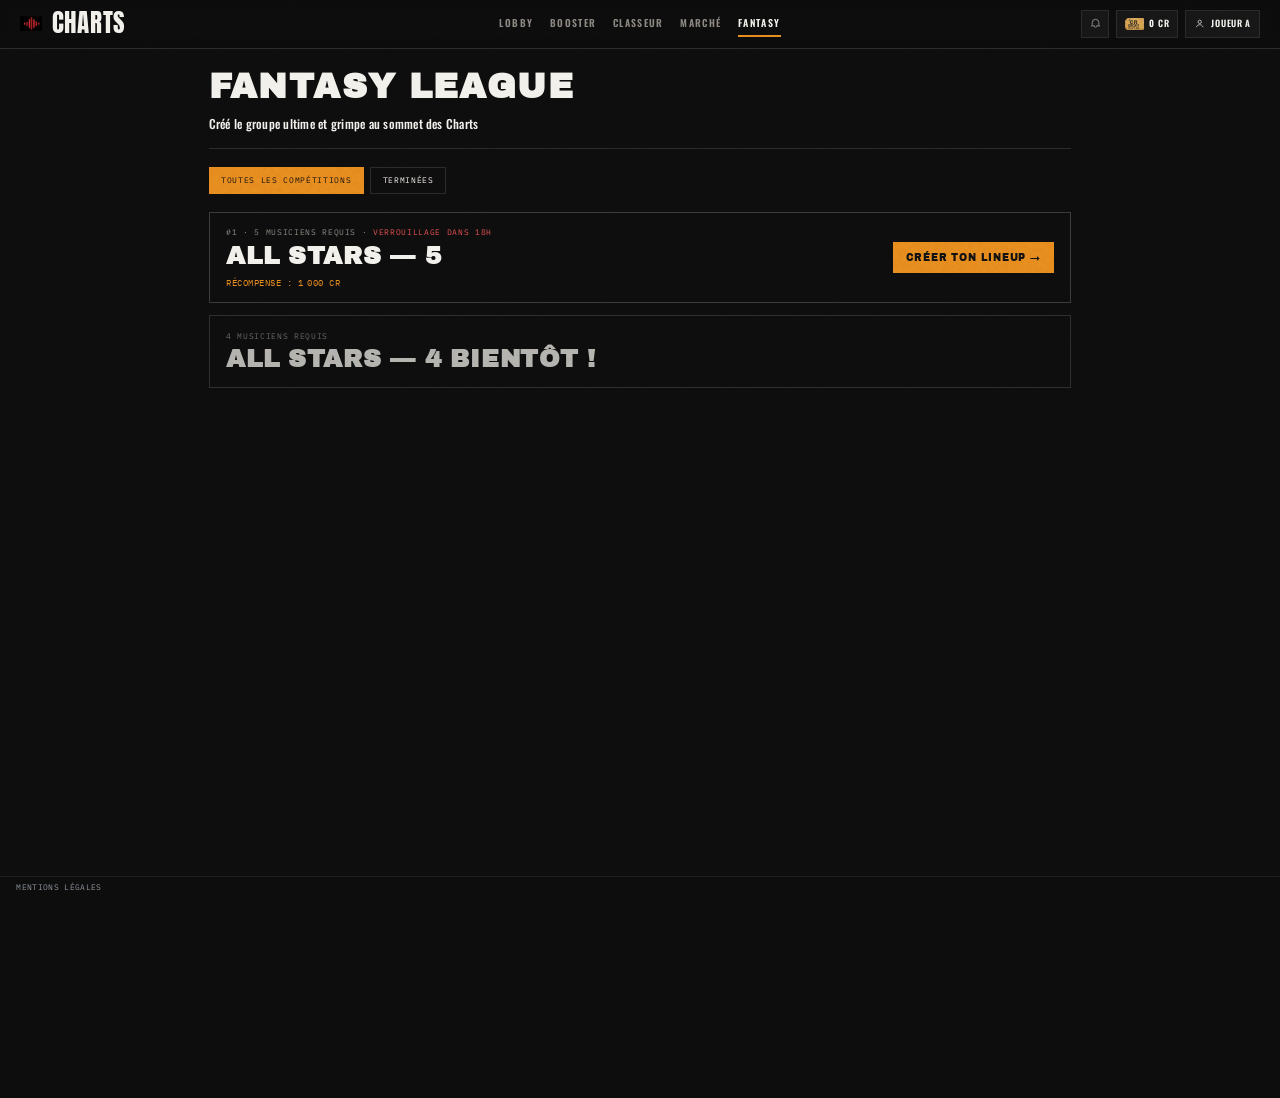
<file: prototypes/fantasy.html>
<!DOCTYPE html>
<html lang="fr">
<head>
<meta charset="utf-8">
<meta name="viewport" content="width=device-width, initial-scale=1">
<title>Charts — Fantasy League</title>
<link rel="icon" type="image/png" href="img/favicon.png">
<link rel="preconnect" href="https://fonts.googleapis.com">
<link rel="preconnect" href="https://fonts.gstatic.com" crossorigin>
<link href="https://fonts.googleapis.com/css2?family=Archivo+Black&family=Big+Shoulders+Display:wght@800&family=IBM+Plex+Mono:wght@400;500&family=Oswald:wght@500;600;700&display=swap" rel="stylesheet">
<link rel="stylesheet" href="css/site.css?v=17">
<script src="js/site-scale.js?v=8"></script>
<style>
  :root {
    --bg: #0d0d0d;
    --bg-elev: #141414;
    --ink: #f2f0eb;
    --muted: #8a8680;
    --line: #2a2a2a;
    --line-hi: #3a3a3a;
    --accent: #e68a1e;
    --accent-ink: #111;
    --panel: #161616;
    --danger: #e05050;
    --font-display: "Archivo Black", "Oswald", Impact, sans-serif;
    --font-ui: "Oswald", sans-serif;
    --font-mono: "IBM Plex Mono", ui-monospace, monospace;
  }
  * { box-sizing: border-box; }
  html, body { min-height: 100%; }
  body {
    margin: 0;
    background: var(--bg);
    color: var(--ink);
    font-family: var(--font-ui);
  }
  a { color: inherit; }
  .grain {
    position: fixed; inset: 0; pointer-events: none; z-index: 50;
    opacity: .14;
    mix-blend-mode: overlay;
    background-image: url("data:image/svg+xml,%3Csvg viewBox='0 0 200 200' xmlns='http://www.w3.org/2000/svg'%3E%3Cfilter id='n'%3E%3CfeTurbulence type='fractalNoise' baseFrequency='0.9' numOctaves='3' stitchTiles='stitch'/%3E%3C/filter%3E%3Crect width='100%25' height='100%25' filter='url(%23n)'/%3E%3C/svg%3E");
  }

  .top {
    position: sticky; top: 0; z-index: 20;
    display: grid;
    grid-template-columns: 1fr auto 1fr;
    align-items: center;
    gap: 12px;
    padding: 12px 24px;
    background: rgba(13,13,13,.92);
    backdrop-filter: blur(8px);
    border-bottom: 1px solid var(--line);
  }
  .brand {
    justify-self: start;
    font-family: var(--font-display);
    font-size: clamp(22px, 3vw, 30px);
    letter-spacing: .04em;
    text-transform: uppercase;
    text-decoration: none;
    line-height: 1;
  }
  .nav-main {
    justify-self: center;
    display: flex; flex-wrap: wrap; justify-content: center; align-items: center; gap: 6px 20px;
  }
  .nav-main a {
    position: relative;
    text-decoration: none;
    font-size: 12px; font-weight: 600;
    letter-spacing: .14em; text-transform: uppercase;
    color: var(--muted); padding: 6px 0 8px;
  }
  .nav-main a:hover { color: var(--ink); }
  .nav-main a.on { color: var(--ink); }
  .nav-main a.on::after {
    content: ""; position: absolute; left: 0; right: 0; bottom: 0;
    height: 2px; background: var(--accent);
  }
  .top-actions {
    justify-self: end; display: flex; align-items: center; gap: 8px;
  }
  .chip {
    display: inline-flex; align-items: center; gap: 7px;
    border: 1px solid var(--line); background: var(--panel);
    padding: 6px 10px; font-size: 11px; font-weight: 600;
    letter-spacing: .08em; text-transform: uppercase; color: var(--ink);
    white-space: nowrap;
  }
  .chip .coin {
    width: 22px; height: 14px; border-radius: 0;
    display: block; object-fit: contain;
    box-shadow: none;
    flex: 0 0 auto;
  }
  .chip.btn {
    appearance: none; font: inherit; cursor: pointer; color: inherit;
  }
  .chip.btn:hover { border-color: var(--line-hi); background: #1c1c1c; }
  .chip .ico,
  .chip.btn .ico { width: 14px; height: 14px; opacity: .75; }

  .wrap {
    max-width: 1100px;
    margin: 0 auto;
    padding: 28px 24px 64px;
  }
  .page-head {
    margin-bottom: 22px;
    padding-bottom: 18px;
    border-bottom: 1px solid var(--line);
  }
  .page-title {
    margin: 0;
    font-family: var(--font-display);
    font-size: clamp(28px, 4.5vw, 42px);
    letter-spacing: .04em;
    text-transform: uppercase;
    line-height: .95;
  }
  .page-sub {
    margin: 12px 0 0;
    font-size: 15px;
    font-weight: 500;
    letter-spacing: .02em;
    color: var(--ink);
  }

  .tabs {
    display: flex; flex-wrap: wrap; gap: 8px;
    margin-bottom: 22px;
  }
  .tab {
    appearance: none;
    border: 1px solid var(--line);
    background: transparent;
    color: var(--ink);
    font-family: var(--font-mono);
    font-size: 10px;
    letter-spacing: .08em;
    text-transform: uppercase;
    padding: 9px 14px;
    cursor: pointer;
  }
  .tab:hover { border-color: var(--line-hi); }
  .tab.on {
    background: var(--accent);
    border-color: var(--accent);
    color: var(--accent-ink);
  }

  .comp-list { display: grid; gap: 14px; }
  .comp {
    display: grid;
    grid-template-columns: 1fr auto;
    gap: 16px 24px;
    align-items: center;
    border: 1px solid var(--line-hi);
    background: transparent;
    padding: 18px 20px;
  }
  .comp.has-lineup {
    grid-template-columns: 1fr auto auto;
  }
  .comp.soon { opacity: .72; }
  .comp-minis {
    display: flex;
    align-items: center;
    gap: 8px;
    flex-wrap: wrap;
  }
  .comp-mini {
    position: relative;
    width: 56px;
    height: 78px;
    flex: 0 0 auto;
    overflow: hidden;
    border-radius: 4px;
    filter: drop-shadow(0 4px 8px rgba(0,0,0,.4));
  }
  .comp-mini.empty {
    border: 1px dashed var(--line-hi);
    background: transparent;
    filter: none;
  }
  .comp-mini .card {
    position: absolute; top: 0; left: 0;
    transform-origin: top left;
    pointer-events: none;
  }
  .comp-actions {
    display: flex;
    flex-direction: column;
    align-items: flex-end;
    gap: 8px;
    justify-self: end;
  }
  @media (max-width: 900px) {
    .comp.has-lineup {
      grid-template-columns: 1fr;
    }
    .comp-minis { order: 2; }
    .comp-actions,
    .comp-cta { justify-self: start; order: 3; }
    .comp-actions { align-items: flex-start; }
  }

  /* carte miniature (même DA booster / classeur) */
  .card {
    position: relative; width: 260px; height: 364px;
    border-radius: 10px; overflow: hidden;
    background: #0F1012;
  }
  .card.paper { background: #EDE4D4; }
  .art {
    position: absolute; top: 12px; left: 12px; right: 12px; bottom: 120px;
    overflow: hidden; background: #111;
  }
  .art img {
    width: 100%; height: 100%;
    object-fit: cover; object-position: center 18%;
    display: block;
  }
  .card.paper .art { background: #E6D9C4; }
  .card.paper .art img { object-position: center top; }
  .band {
    position: absolute; left: 12px; right: 12px; bottom: 12px; height: 108px;
    display: flex; flex-direction: column; justify-content: center;
    gap: 3px; padding: 12px 12px 22px;
  }
  .card.paper .band { background: #EDE4D4; }
  .accent { height: 3px; width: 36px; border-radius: 1px; margin-bottom: 4px; flex-shrink: 0; }
  .card.diamant .art { inset: 0; }
  .card.diamant .title {
    position: absolute; left: 0; right: 0; top: 0;
    padding: 18px 12px 40px; text-align: center;
    background: linear-gradient(to bottom, rgba(8,7,6,.78) 32%, rgba(8,7,6,0));
    pointer-events: none;
  }
  .card.diamant .title .myth-name {
    font-family: "Big Shoulders Display", Oswald, sans-serif;
    font-weight: 800; line-height: 1; letter-spacing: .06em;
    color: #F4F2EC; text-shadow: 0 1px 10px rgba(0,0,0,.55);
    text-transform: uppercase; white-space: nowrap;
  }
  .card.diamant .band {
    left: 0; right: 0; bottom: 0; height: auto;
    padding: 24px 12px 28px; text-align: center;
    background: linear-gradient(to top, rgba(8,7,6,.88) 48%, rgba(8,7,6,0));
  }
  .card.diamant .accent,
  .card.diamant .band .name,
  .card.diamant .rarete,
  .card.diamant .meta,
  .card.diamant .group { display: none; }
  .card.diamant .line-rare {
    font-size: 10px; font-weight: 600;
    letter-spacing: .22em; text-transform: uppercase; color: #E8D5A3;
  }
  .card.diamant .line-info {
    margin-top: 6px; font-size: 11px; letter-spacing: .03em; color: #c8c2b6;
  }
  .name {
    font-family: Oswald, Impact, sans-serif;
    font-weight: 600; letter-spacing: .04em;
    text-transform: uppercase; line-height: 1.05; color: #F4F2EC;
  }
  .card.paper .name { color: #161410; }
  .rarete { font-size: 10px; font-weight: 600; letter-spacing: .16em; text-transform: uppercase; }
  .meta { font-size: 10.5px; color: #c8c2b6; letter-spacing: .02em; }
  .card.paper .meta { color: #5c564c; }
  .group { font-size: 10.5px; color: #d8b35c; letter-spacing: .03em; }
  .card.paper .group { color: #8a6a4f; }
  .marks {
    position: absolute; left: 16px; right: 16px; bottom: 10px; z-index: 2;
    display: flex; justify-content: space-between; align-items: baseline;
    font-size: 8px; font-weight: 600;
    color: rgba(200,194,186,.55); pointer-events: none;
  }
  .marks .serie { letter-spacing: .12em; }
  .marks .no { letter-spacing: .04em; font-variant-numeric: tabular-nums; }
  .card.paper .marks { color: rgba(90,70,64,.45); }
  .card.diamant .marks { color: rgba(232,213,163,.55); }
  .frame { position: absolute; inset: 0; pointer-events: none; }
  .comp-meta {
    margin: 0 0 8px;
    font-family: var(--font-mono);
    font-size: 10px;
    letter-spacing: .08em;
    text-transform: uppercase;
    color: var(--muted);
  }
  .comp-meta .lock { color: var(--danger); }
  .comp-title {
    margin: 0;
    font-family: var(--font-display);
    font-size: clamp(22px, 3.2vw, 30px);
    letter-spacing: .03em;
    text-transform: uppercase;
    line-height: 1;
  }
  .comp-reward {
    margin: 10px 0 0;
    font-family: var(--font-mono);
    font-size: 11px;
    letter-spacing: .06em;
    text-transform: uppercase;
    color: var(--accent);
  }
  .comp-cta {
    display: inline-flex; align-items: center; justify-content: center;
    padding: 12px 16px;
    background: var(--accent); color: var(--accent-ink);
    font-family: var(--font-display);
    font-size: 12px;
    letter-spacing: .08em;
    text-transform: uppercase;
    text-decoration: none;
    white-space: nowrap;
  }
  .comp-cta:hover { filter: brightness(1.06); }
  .comp-validated {
    font-family: var(--font-display);
    font-size: 12px;
    letter-spacing: .08em;
    text-transform: uppercase;
    color: var(--accent);
    white-space: nowrap;
  }
  .comp-modify {
    font-family: var(--font-mono);
    font-size: 11px;
    letter-spacing: .06em;
    text-transform: uppercase;
    color: var(--ink);
    text-decoration: underline;
    text-underline-offset: 3px;
    white-space: nowrap;
  }
  .comp-modify:hover { color: var(--accent); }
  .empty {
    border: 1px dashed var(--line);
    padding: 36px 16px;
    text-align: center;
    font-family: var(--font-mono);
    font-size: 12px;
    letter-spacing: .06em;
    text-transform: uppercase;
    color: var(--muted);
  }

  .foot {
    display: flex; flex-wrap: wrap; align-items: center; justify-content: space-between;
    gap: 12px; margin-top: 36px; padding-top: 14px; border-top: 1px solid var(--line);
    font-family: var(--font-mono); font-size: 10px;
    letter-spacing: .06em; text-transform: uppercase; color: #5a5650;
  }
  .foot a { text-decoration: none; }
  .foot a:hover { color: var(--ink); }

  .drawer-veil {
    position: fixed; inset: 0; background: rgba(0,0,0,.55); z-index: 40;
  }
  .drawer {
    position: fixed; top: 0; right: 0; bottom: 0; width: min(320px, 92vw);
    background: var(--bg-elev); border-left: 1px solid var(--line);
    z-index: 45; padding: 18px; overflow: auto;
  }
  .drawer .head {
    display: flex; align-items: center; justify-content: space-between;
    margin-bottom: 18px;
  }
  .drawer h2 {
    margin: 0; font-family: var(--font-display); font-size: 20px;
    letter-spacing: .06em; text-transform: uppercase;
  }
  .drawer .close {
    appearance: none; border: 0; background: transparent; color: var(--muted);
    font-size: 28px; line-height: 1; cursor: pointer;
  }
  .drawer label {
    display: block; font-family: var(--font-mono); font-size: 10px;
    letter-spacing: .1em; text-transform: uppercase; color: var(--muted);
    margin-bottom: 8px;
  }
  .user-switch { display: flex; gap: 8px; margin-bottom: 20px; }
  .user-switch button {
    flex: 1; appearance: none; border: 1px solid var(--line); background: transparent;
    color: var(--muted); font-family: var(--font-mono); font-size: 11px;
    letter-spacing: .08em; text-transform: uppercase; padding: 10px; cursor: pointer;
  }
  .user-switch button.on { border-color: var(--accent); color: var(--accent); }
  .drawer .links a {
    display: block; font-family: var(--font-mono); font-size: 11px;
    letter-spacing: .08em; text-transform: uppercase; text-decoration: none;
    color: var(--muted); padding: 8px 0;
  }

  @media (max-width: 720px) {
    .top { grid-template-columns: 1fr auto; }
    .nav-main { grid-column: 1 / -1; justify-content: flex-start; }
    .comp { grid-template-columns: 1fr; }
    .comp-cta,
    .comp-actions { justify-self: start; }
    .comp-actions { align-items: flex-start; }
  }
</style>
</head>
<body>
<div class="grain" aria-hidden="true"></div>

<header class="top">
  <a class="brand" href="lobby.html"><img class="brand-logo" src="img/favicon.png" alt="" width="32" height="32">Charts</a>
  <nav class="nav-main" aria-label="Principal">
    <a href="lobby.html">Lobby</a>
    <a href="booster.html">Booster</a>
    <a href="classeur.html">Classeur</a>
    <a href="booster.html#marche">Marché</a>
    <a class="on" href="fantasy.html?v=16" aria-current="page">Fantasy</a>
  </nav>
  <div class="top-actions">
    <div id="notifMount"></div>
    <span class="chip" aria-label="Crédits">
      <img class="coin" src="img/credit-ticket.png?v=1" alt="" width="22" height="14" aria-hidden="true">
      <span><b id="creditsBal">0</b> CR</span>
    </span>
    <button type="button" class="chip btn no-avatar" id="menuBtn" aria-label="Profil" aria-expanded="false" aria-controls="drawer" aria-haspopup="dialog">
      <span class="avatar-face sm empty" data-avatar-face aria-hidden="true"></span>
      <svg class="ico" data-avatar-fallback viewBox="0 0 24 24" fill="none" stroke="currentColor" stroke-width="2" aria-hidden="true"><circle cx="12" cy="8" r="3.5"/><path d="M5 19c1.5-3.5 4-5 7-5s5.5 1.5 7 5"/></svg>
      <span id="playerName">Joueur A</span>
    </button>
  </div>
</header>

<main class="wrap">
  <header class="page-head">
    <h1 class="page-title">Fantasy League</h1>
    <p class="page-sub">Créé le groupe ultime et grimpe au sommet des Charts</p>
  </header>

  <div class="tabs" role="tablist" aria-label="Compétitions">
    <button type="button" class="tab on" data-tab="all" role="tab" aria-selected="true">Toutes les compétitions</button>
    <button type="button" class="tab" data-tab="done" role="tab" aria-selected="false">Terminées</button>
  </div>

  <div class="comp-list" id="compList" role="list"></div>

  <footer class="site-foot">
    <nav class="legal-links" aria-label="Informations légales">
      <a href="legal/index.html?v=2">Mentions légales</a>
    </nav>
  </footer>
</main>

<div class="drawer-veil" id="drawerVeil" hidden></div>
<aside class="drawer" id="drawer" role="dialog" aria-modal="true" aria-labelledby="drawerTitle" hidden>
  <div class="head">
    <h2 id="drawerTitle">Profil</h2>
    <button type="button" class="close" id="drawerClose" aria-label="Fermer">×</button>
  </div>
  <div class="avatar-block">
    <label class="avatar-pick" title="Changer la photo">
      <span class="avatar-face empty" data-avatar-face aria-hidden="true"></span>
      <input type="file" id="avatarFile" accept="image/*" hidden>
    </label>
    <p class="avatar-status" id="avatarStatus"></p>
  </div>
  <label>Compte de test</label>
  <div class="user-switch" role="group" aria-label="Compte de test">
    <button type="button" data-user="u1" class="on">Joueur A</button>
    <button type="button" data-user="u2">Joueur B</button>
  </div>
  <div class="links">
    <a href="legal/index.html?v=2">Mentions légales</a>
  </div>
</aside>

<script src="js/profile-avatar.js"></script>
<script src="js/notifications.js"></script>
<script src="js/credits-shop.js?v=1"></script>
<script>
const USERS = { u1: "Joueur A", u2: "Joueur B" };
const ACTIVE_USER_KEY = "charts.s1.activeUser";
const EXEC = { commune:"A", argent:"B", or:"A", platine:"B", diamant:"B" };
const INSTR = {
  voix:"Voix", guitare:"Guitare", basse:"Basse", batterie:"Batterie",
  claviers:"Claviers", vents:"Vents", cordes:"Cordes", machines:"Machines"
};
const FAMILIES = {
  metal:     {label:"Métal",              fond:"#121214", a1:"#B8352F"},
  punk:      {label:"Punk & hardcore",    fond:"#141416", a1:"#E04A2F"},
  "hip-hop": {label:"Hip-hop",            fond:"#121410", a1:"#C8D44E"},
  électro:   {label:"Électronique",       fond:"#0B1220", a1:"#3FC1C9"},
  reggae:    {label:"Reggae & dub",       fond:"#0F1610", a1:"#D9B52B"},
  afro:      {label:"Afro",               fond:"#16120C", a1:"#E09A2B"},
  latin:     {label:"Latin",              fond:"#1C1210", a1:"#D4552F"},
  jazz:      {label:"Jazz",               fond:"#0E1A1C", a1:"#D8B35C"},
  blues:     {label:"Blues",              fond:"#0C1420", a1:"#4A7FB5"},
  funk:      {label:"Funk & disco",       fond:"#1A1222", a1:"#E0A32B"},
  "R&B":     {label:"R&B & soul",         fond:"#1A1012", a1:"#C47A5A"},
  country:   {label:"Country",            fond:"#171310", a1:"#C89A4A"},
  folk:      {label:"Folk",               fond:"#121710", a1:"#9CB06A"},
  world:     {label:"Musiques du monde",  fond:"#101614", a1:"#B58A4E"},
  chanson:   {label:"Chanson & variété",  fond:"#16131A", a1:"#C9869B"},
  pop:       {label:"Pop",                fond:"#1C1020", a1:"#D45E8A"},
  rock:      {label:"Rock",               fond:"#15110E", a1:"#D98A2B"}
};
const FAMILY_FROM_CATALOG = { hiphop:"hip-hop", electro:"électro", rnb:"R&B" };
const TIERS = {
  commune: { rank:0, label:"Commune", frame:"#5E6670", kind:"simple" },
  argent:  { rank:1, label:"Argent",  frame:"#8A949B", kind:"double" },
  or:      { rank:2, label:"Or",      frame:"#B08D57", kind:"filets" },
  platine: { rank:3, label:"Platine", frame:"#C3CAD1", kind:"filets" },
  diamant: { rank:4, label:"Diamant", frame:"#D8B35C", kind:"none" }
};
const CW = 260, CH = 364;
const SLOT_KEYS = ["voix", "ryt1", "ryt2", "melo1", "melo2"];
const COMPS = [
  {
    id: "all-stars-5",
    rank: 1,
    title: "All Stars — 5",
    slots: 5,
    status: "open",
    reward: 1000,
    lockHours: 18,
    href: "fantasy-lineup.html?v=21&comp=all-stars-5"
  },
  {
    id: "all-stars-4",
    rank: null,
    title: "All Stars — 4 bientôt !",
    slots: 4,
    status: "soon",
    reward: null,
    lockHours: null,
    href: null
  }
];

let activeUserId = "u1";
let tab = "all";
let byId = new Map();

const $ = id => document.getElementById(id);

function lineupKey(userId){ return `charts.s1.${userId || activeUserId}.lineup`; }
function walletKey(userId){ return `charts.s1.${userId || activeUserId}.wallet`; }
function esc(s){
  return String(s ?? "").replace(/[&<>"']/g, c => ({
    "&":"&amp;","<":"&lt;",">":"&gt;","\"":"&quot;","'":"&#39;"
  }[c]));
}
function foldRare(r){
  const t = String(r || "").normalize("NFD").replace(/\p{M}/gu, "").toLowerCase().trim();
  if(t === "legendaire" || t === "epique" || t === "platine") return "platine";
  if(t === "mythique" || t === "diamant") return "diamant";
  if(t === "rare" || t === "or") return "or";
  if(t === "peu commune" || t === "peucommune" || t === "argent") return "argent";
  return "commune";
}
function familyKey(f){ return FAMILY_FROM_CATALOG[f] || f; }
function plateJob(plate, rarete){
  const exec = EXEC[rarete] || "A";
  return `${plate.style}_${exec}_${plate.instrument}_${plate.pose}_${plate.costume}_${plate.venue}_${plate.sil}`;
}
function cardsFromCatalog(doc){
  const artists = Object.fromEntries((doc.artists || []).map(a => [a.qid, a]));
  const plates = Object.fromEntries((doc.plates || []).map(p => [p.id, p]));
  const groups = Object.fromEntries((doc.groups || []).map(g => [g.mbid, g]));
  const out = [];
  for(const row of doc.cards || []){
    if(row.in_booster_pool === false) continue;
    const artist = artists[row.artist_qid];
    const plate = plates[row.plate_id];
    if(!artist || !plate) continue;
    const rarete = foldRare(row.rarity_current || row.rarity_initial);
    if(!TIERS[rarete]) continue;
    const g = row.group_mbid ? groups[row.group_mbid] : null;
    out.push({
      id: row.id,
      name: artist.name,
      rarete,
      famille: familyKey(row.family),
      instrument: artist.instrument || plate.instrument,
      instruments: artist.instruments || [artist.instrument || plate.instrument],
      group: g ? g.name : null,
      job: plateJob(plate, rarete),
      rank: Number(row.rank_in_series) || 0
    });
  }
  return out;
}
function ring(x, y, w, h, rx, color, sw, op){
  return `<rect x="${x}" y="${y}" width="${w}" height="${h}" rx="${rx}" fill="none" stroke="${color}" stroke-width="${sw}" opacity="${op ?? 1}"/>`;
}
function frameSvg(kind, rank, color){
  if(kind === "none") return "";
  let o = "";
  if(kind === "simple"){
    o += ring(4, 4, CW - 8, CH - 8, 8, color, 1.5);
  } else if(kind === "double"){
    o += ring(4, 4, CW - 8, CH - 8, 8, color, 1.5);
    o += ring(8, 8, CW - 16, CH - 16, 6, color, 0.7, 0.55);
  } else {
    o += ring(4, 4, CW - 8, CH - 8, 8, color, 1.5);
    o += ring(8, 8, CW - 16, CH - 16, 6, color, 0.7, 0.55);
    if(rank >= 3) o += ring(12, 12, CW - 24, CH - 24, 5, color, 0.7, 0.4);
  }
  return `<svg class="frame" viewBox="0 0 ${CW} ${CH}" aria-hidden="true">${o}</svg>`;
}
function instrumentLabel(card){
  const instruments = card.instruments?.length ? card.instruments : [card.instrument];
  return instruments.filter(Boolean).map(x => INSTR[x] || x).join(" + ");
}
function renderCard(card){
  const tier = TIERS[card.rarete];
  const fam = FAMILIES[familyKey(card.famille)] || FAMILIES.rock;
  const paper = tier.rank <= 1;
  const diamant = tier.rank >= 4;
  const nameSize = card.name.length > 16 ? 16 : card.name.length > 13 ? 18 : 21;
  const n = card.name.length;
  const mythName = n > 16 ? 22 : n > 13 ? 26 : n > 10 ? 30 : 34;
  const bandStyle = paper || diamant ? "" : `background:${fam.fond};`;
  const group = card.group || "Artiste solo";
  const cls = `card r${tier.rank}${paper ? " paper" : ""}${diamant ? " diamant" : ""}`;
  const info = `${fam.label} · ${instrumentLabel(card)} · ${group}`;
  return `<div class="${cls}" data-id="${esc(card.id)}">
    <div class="art"><img src="../out/illustrations/${esc(card.job)}.png" alt="" loading="lazy"></div>
    ${diamant ? `<div class="title"><div class="myth-name" style="font-size:${mythName}px">${esc(card.name)}</div></div>` : ""}
    <div class="band" style="${bandStyle}">
      <div class="accent" style="background:${fam.a1}"></div>
      <div class="name" style="font-size:${nameSize}px">${esc(card.name)}</div>
      <div class="rarete" style="color:${tier.frame}">${tier.label}</div>
      <div class="meta">${esc(fam.label)} · ${esc(instrumentLabel(card))}</div>
      <div class="group">${esc(group)}</div>
      ${diamant ? `<div class="line-rare">${tier.label}</div><div class="line-info">${esc(info)}</div>` : ""}
    </div>
    <div class="marks" aria-hidden="true"><span class="serie">S1</span><span class="no">${card.rank || 0}/2000</span></div>
    ${frameSvg(tier.kind, tier.rank, tier.frame)}
  </div>`;
}
function scaleMiniCards(){
  document.querySelectorAll(".comp-mini .card").forEach(card => {
    const wrap = card.parentElement;
    const w = wrap?.clientWidth || 56;
    card.style.transform = `scale(${w / 260})`;
  });
}
function loadLineup(){
  try {
    const data = JSON.parse(localStorage.getItem(lineupKey()) || "");
    if(data && data.slots && typeof data.slots === "object"){
      const slots = { ...data.slots };
      if(slots.basse && !slots.ryt1) slots.ryt1 = slots.basse;
      if(slots.batterie && !slots.ryt2) slots.ryt2 = slots.batterie;
      return { locked: !!data.locked, slots };
    }
  } catch {}
  return { locked: false, slots: {} };
}
function lineupCards(compId){
  if(compId !== "all-stars-5") return [];
  const lu = loadLineup();
  return SLOT_KEYS.map(key => {
    const id = lu.slots[key];
    return id ? byId.get(id) || null : null;
  });
}
function hasInscription(compId){
  if(compId !== "all-stars-5") return false;
  const lu = loadLineup();
  return SLOT_KEYS.some(k => lu.slots[k]);
}
function isLineupValidated(compId){
  if(compId !== "all-stars-5") return false;
  return !!loadLineup().locked;
}
function imgFallback(el){
  el.onerror = function(){
    this.onerror = function(){
      this.onerror = null;
      const m = this.src.replace("_x.png", "_m.png");
      if(m !== this.src) this.src = m;
    };
    const s = this.src;
    const n = s.indexOf("_B_") >= 0 ? s.replace("_B_", "_A_") : s.replace("_A_", "_B_");
    if(n !== s) this.src = n;
    else {
      this.onerror = null;
      const m = s.replace("_x.png", "_m.png");
      if(m !== s) this.src = m;
    }
  };
}

function formatCredits(n){
  return Number(n || 0).toLocaleString("fr-FR");
}

function refreshCredits(){
  let credits = 0;
  try {
    const data = JSON.parse(localStorage.getItem(walletKey()) || "");
    if(data && typeof data.credits === "number") credits = data.credits;
  } catch {}
  $("creditsBal").textContent = formatCredits(credits);
}

function syncUserUI(){
  document.querySelectorAll(".user-switch [data-user]").forEach(btn => {
    btn.classList.toggle("on", btn.dataset.user === activeUserId);
  });
  $("playerName").textContent = USERS[activeUserId] || activeUserId;
}

function loadActiveUser(){
  const saved = localStorage.getItem(ACTIVE_USER_KEY);
  activeUserId = saved === "u2" ? "u2" : "u1";
  syncUserUI();
  refreshCredits();
  if(window.ChartsAvatar) ChartsAvatar.refresh(activeUserId);
  if(window.ChartsNotif) ChartsNotif.refresh();
}

function switchUser(nextId){
  if(nextId !== "u1" && nextId !== "u2") return;
  if(nextId === activeUserId) return;
  activeUserId = nextId;
  localStorage.setItem(ACTIVE_USER_KEY, activeUserId);
  syncUserUI();
  refreshCredits();
  if(window.ChartsAvatar) ChartsAvatar.refresh(activeUserId);
  if(window.ChartsNotif) ChartsNotif.refresh();
  render();
}

function filteredComps(){
  if(tab === "done") return COMPS.filter(c => c.status === "done");
  return COMPS;
}

function metaHtml(comp){
  const bits = [];
  if(comp.rank != null) bits.push(`#${comp.rank}`);
  bits.push(`${comp.slots} musiciens requis`);
  let html = bits.join(" · ");
  if(comp.status === "open" && comp.lockHours != null){
    html += ` · <span class="lock">Verrouillage dans ${comp.lockHours}h</span>`;
  }
  return html;
}

function render(){
  const list = filteredComps();
  const root = $("compList");
  if(!list.length){
    root.innerHTML = `<p class="empty">${
      tab === "done" ? "Aucune compétition terminée." : "Aucune compétition."
    }</p>`;
    return;
  }

  root.innerHTML = list.map(comp => {
    const soon = comp.status === "soon";
    const validated = isLineupValidated(comp.id);
    const inscribed = hasInscription(comp.id);
    let cta = "";
    if(comp.href){
      if(validated){
        const editHref = comp.href.includes("?")
          ? `${comp.href}&edit=1`
          : `${comp.href}?edit=1`;
        cta = `<div class="comp-actions">
          <span class="comp-validated">Line-up validé</span>
          <a class="comp-modify" href="${editHref}">Modifie ton line-up</a>
        </div>`;
      } else if(inscribed){
        cta = `<a class="comp-cta" href="${comp.href}">Continuer ton lineup →</a>`;
      } else {
        cta = `<a class="comp-cta" href="${comp.href}">Créer ton lineup →</a>`;
      }
    }
    const reward = comp.reward != null
      ? `<p class="comp-reward">Récompense : ${formatCredits(comp.reward)} CR</p>`
      : "";
    let minis = "";
    if(inscribed){
      const cards = lineupCards(comp.id);
      minis = `<div class="comp-minis" aria-label="Line-up">
        ${cards.map(card => card
          ? `<div class="comp-mini" title="${esc(card.name)}">${renderCard(card)}</div>`
          : `<div class="comp-mini empty" aria-hidden="true"></div>`
        ).join("")}
      </div>`;
    }
    return `<article class="comp${soon ? " soon" : ""}${minis ? " has-lineup" : ""}" role="listitem">
      <div>
        <p class="comp-meta">${metaHtml(comp)}</p>
        <h2 class="comp-title">${comp.title}</h2>
        ${reward}
      </div>
      ${minis}
      ${cta}
    </article>`;
  }).join("");
  root.querySelectorAll(".comp-mini .art img").forEach(imgFallback);
  scaleMiniCards();
}

document.querySelector(".tabs").addEventListener("click", ev => {
  const btn = ev.target.closest("[data-tab]");
  if(!btn) return;
  tab = btn.dataset.tab || "all";
  document.querySelectorAll(".tabs .tab").forEach(b => {
    const on = b.dataset.tab === tab;
    b.classList.toggle("on", on);
    b.setAttribute("aria-selected", on ? "true" : "false");
  });
  render();
});

const menuBtn = $("menuBtn");
const drawer = $("drawer");
const veil = $("drawerVeil");
function setMenuOpen(open){
  menuBtn.setAttribute("aria-expanded", open ? "true" : "false");
  drawer.hidden = !open;
  veil.hidden = !open;
  if(open) refreshCredits();
}
menuBtn.addEventListener("click", () => setMenuOpen(menuBtn.getAttribute("aria-expanded") !== "true"));
$("drawerClose").addEventListener("click", () => setMenuOpen(false));
veil.addEventListener("click", () => setMenuOpen(false));
document.addEventListener("keydown", ev => {
  if(ev.key === "Escape") setMenuOpen(false);
});
document.querySelector(".user-switch").addEventListener("click", ev => {
  const btn = ev.target.closest("[data-user]");
  if(btn) switchUser(btn.dataset.user);
});

async function boot(){
  if(window.ChartsAvatar){
    ChartsAvatar.bind({ getUserId: () => activeUserId });
  }
  if(window.ChartsNotif){
    ChartsNotif.bind({ getUserId: () => activeUserId });
  }
  loadActiveUser();
  try {
    const res = await fetch("../data/census/catalog_s1.json", { cache: "no-store" });
    if(res.ok){
      byId = new Map(cardsFromCatalog(await res.json()).map(c => [c.id, c]));
    }
  } catch {}
  render();
}
window.addEventListener("resize", scaleMiniCards);
boot();
document.addEventListener("charts:credits-changed", () => refreshCredits());
</script>
</body>
</html>
</file>
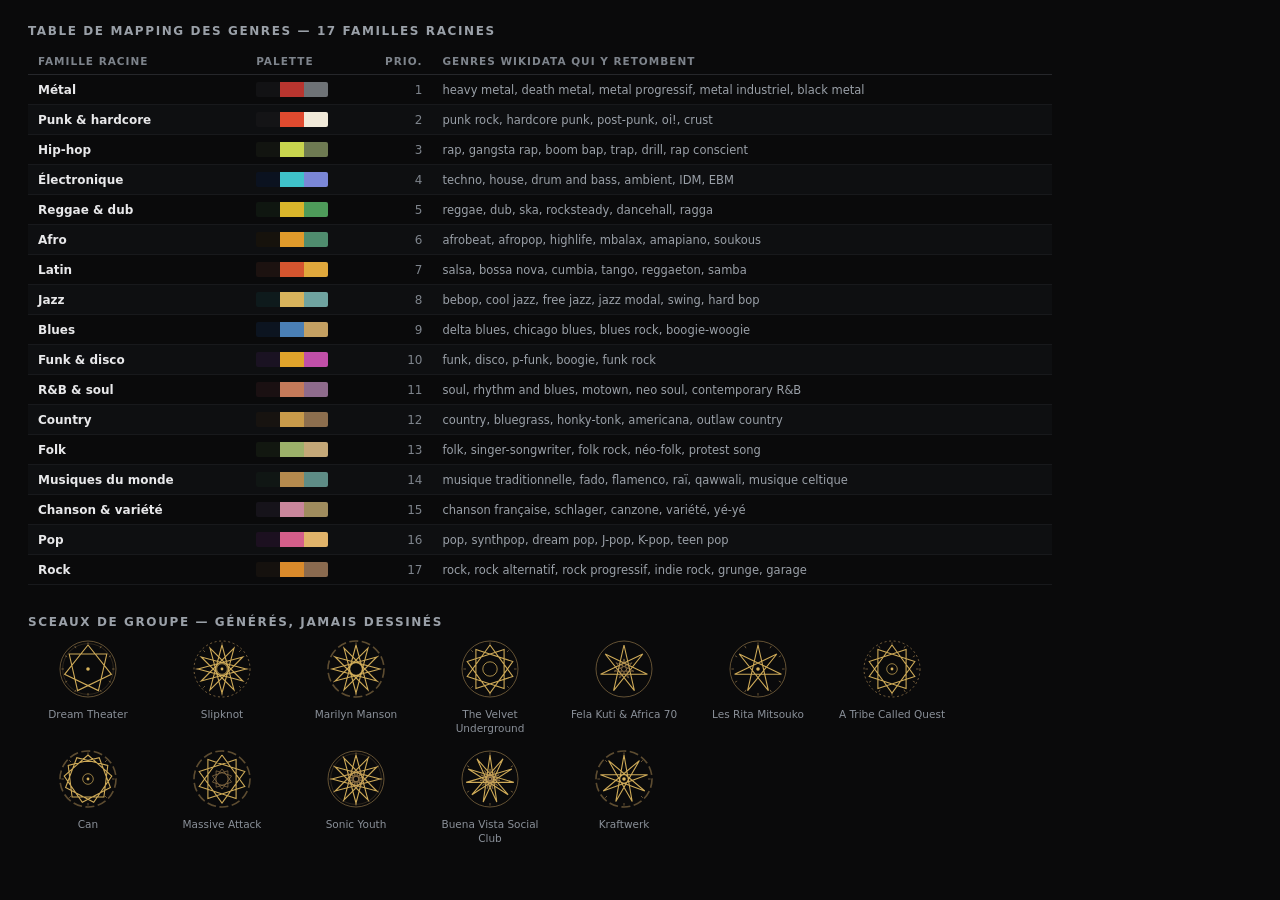
<file: prototypes/genres-et-sceaux.html>
<!DOCTYPE html>
<html lang="fr">
<head>
<meta charset="utf-8">
<title>Mapping des genres et sceaux de groupe</title>
<style>
  * { box-sizing:border-box; }
  body { margin:0; padding:24px 28px; background:#0a0a0b; color:#e8e8ea;
         font-family: Inter, "Segoe UI", system-ui, sans-serif; width:1080px; }
  h2 { font-size:12px; letter-spacing:1.6px; text-transform:uppercase; color:#9aa0a8; margin:0 0 10px; }
  h2.sub { margin-top:30px; }
  table { border-collapse:collapse; width:100%; font-size:12px; }
  th { text-align:left; font-weight:600; font-size:10.5px; letter-spacing:1px; text-transform:uppercase;
       color:#7e848c; padding:7px 10px; border-bottom:1px solid #26272b; }
  td { padding:7px 10px; border-bottom:1px solid #18191c; vertical-align:middle; }
  tr:nth-child(even) td { background:#0e0f11; }
  td.fam { font-weight:600; white-space:nowrap; }
  td.prio { text-align:right; color:#7e848c; width:48px; }
  td.ex { color:#9aa0a8; font-size:11.5px; }
  .chips { display:flex; }
  .chips i { display:block; width:24px; height:15px; }
  .chips i:first-child { border-radius:2px 0 0 2px; }
  .chips i:last-child { border-radius:0 2px 2px 0; }
  .seals { display:flex; gap:14px; flex-wrap:wrap; }
  .seal { text-align:center; width:120px; }
  .seal svg { width:60px; height:60px; margin:0 auto; }
  .seal div { font-size:10.5px; color:#8a9099; margin-top:5px; line-height:1.3; }
</style>
</head>
<body>
<h2>Table de mapping des genres — 17 familles racines</h2>
<table id="tbl">
  <thead><tr><th>Famille racine</th><th>Palette</th><th>Prio.</th><th>Genres Wikidata qui y retombent</th></tr></thead>
  <tbody></tbody>
</table>

<h2 class="sub">Sceaux de groupe — générés, jamais dessinés</h2>
<div class="seals" id="seals"></div>

<script>
const FAMILIES=[
 ["Métal","#121214","#B8352F","#6E7276",1,"heavy metal, death metal, metal progressif, metal industriel, black metal"],
 ["Punk & hardcore","#141416","#E04A2F","#F0E9D8",2,"punk rock, hardcore punk, post-punk, oi!, crust"],
 ["Hip-hop","#121410","#C8D44E","#6E7A52",3,"rap, gangsta rap, boom bap, trap, drill, rap conscient"],
 ["Électronique","#0B1220","#3FC1C9","#7A86D6",4,"techno, house, drum and bass, ambient, IDM, EBM"],
 ["Reggae & dub","#0F1610","#D9B52B","#4E9B5A",5,"reggae, dub, ska, rocksteady, dancehall, ragga"],
 ["Afro","#16120C","#E09A2B","#4F8C6E",6,"afrobeat, afropop, highlife, mbalax, amapiano, soukous"],
 ["Latin","#1C1210","#D4552F","#E0A83C",7,"salsa, bossa nova, cumbia, tango, reggaeton, samba"],
 ["Jazz","#0E1A1C","#D8B35C","#6FA3A0",8,"bebop, cool jazz, free jazz, jazz modal, swing, hard bop"],
 ["Blues","#0C1420","#4A7FB5","#C4A062",9,"delta blues, chicago blues, blues rock, boogie-woogie"],
 ["Funk & disco","#1A1222","#E0A32B","#C04FA8",10,"funk, disco, p-funk, boogie, funk rock"],
 ["R&B & soul","#1A1012","#C47A5A","#8E6B8C",11,"soul, rhythm and blues, motown, neo soul, contemporary R&B"],
 ["Country","#171310","#C89A4A","#8C6E4E",12,"country, bluegrass, honky-tonk, americana, outlaw country"],
 ["Folk","#121710","#9CB06A","#C4A878",13,"folk, singer-songwriter, folk rock, néo-folk, protest song"],
 ["Musiques du monde","#101614","#B58A4E","#5E8C86",14,"musique traditionnelle, fado, flamenco, raï, qawwali, musique celtique"],
 ["Chanson & variété","#16131A","#C9869B","#A08C5E",15,"chanson française, schlager, canzone, variété, yé-yé"],
 ["Pop","#1C1020","#D45E8A","#E0B36A",16,"pop, synthpop, dream pop, J-pop, K-pop, teen pop"],
 ["Rock","#15110E","#D98A2B","#8A6A4F",17,"rock, rock alternatif, rock progressif, indie rock, grunge, garage"]
];
document.querySelector("#tbl tbody").innerHTML = FAMILIES.map(f=>
 `<tr><td class="fam">${f[0]}</td>
      <td><span class="chips"><i style="background:${f[1]}"></i><i style="background:${f[2]}"></i><i style="background:${f[3]}"></i></span></td>
      <td class="prio">${f[4]}</td><td class="ex">${f[5]}</td></tr>`).join("");

function hash(s){let h=2166136261;for(let i=0;i<s.length;i++){h^=s.charCodeAt(i);h=Math.imul(h,16777619);}return h>>>0;}
function rng(seed){let a=seed;return()=>{a=(a+0x6d2b79f5)|0;let t=Math.imul(a^(a>>>15),1|a);t=(t+Math.imul(t^(t>>>7),61|t))^t;return((t^(t>>>14))>>>0)/4294967296;};}
function gcd(a,b){return b?gcd(b,a%b):a;}
function starSteps(n){const o=[];for(let k=2;k<n/2;k++) if(gcd(n,k)===1) o.push(k); return o;}
function starPoints(n,k,c,r){const p=[];for(let i=0;i<=n;i++){const t=((i*k)/n)*Math.PI*2-Math.PI/2;
  p.push(`${(c+Math.cos(t)*r).toFixed(1)},${(c+Math.sin(t)*r).toFixed(1)}`);} return p.join(" ");}

function seal(band){
  const rnd=rng(hash(band)), size=60, c=size/2, r=size/2-6, ro=r+4;
  const ring=Math.floor(rnd()*4);
  let n=7+Math.floor(rnd()*7), st=starSteps(n);
  while(!st.length){ n++; st=starSteps(n); }
  const k=st[Math.floor(rnd()*st.length)];
  const core=Math.floor(rnd()*4);
  const ticks=[0,6,8,12][Math.floor(rnd()*4)];
  const gold="#D8B35C", bronze="#B08D57";
  let o="";
  if(ring===0) o+=`<circle cx="${c}" cy="${c}" r="${ro}" fill="none" stroke="${bronze}" stroke-width="0.9" opacity="0.6"/>`;
  if(ring===1) o+=`<circle cx="${c}" cy="${c}" r="${ro}" fill="none" stroke="${bronze}" stroke-width="0.9" opacity="0.6"/><circle cx="${c}" cy="${c}" r="${ro-2.6}" fill="none" stroke="${bronze}" stroke-width="0.5" opacity="0.45"/>`;
  if(ring===2) o+=`<circle cx="${c}" cy="${c}" r="${ro}" fill="none" stroke="${bronze}" stroke-width="1" opacity="0.65" stroke-dasharray="2 2.6"/>`;
  if(ring===3) o+=`<circle cx="${c}" cy="${c}" r="${ro}" fill="none" stroke="${bronze}" stroke-width="1.6" opacity="0.5" stroke-dasharray="9 3.5"/>`;
  for(let i=0;i<ticks;i++){ const t=(i/ticks)*Math.PI*2-Math.PI/2;
    o+=`<line x1="${(c+Math.cos(t)*(ro-1.4)).toFixed(1)}" y1="${(c+Math.sin(t)*(ro-1.4)).toFixed(1)}" x2="${(c+Math.cos(t)*(ro-4)).toFixed(1)}" y2="${(c+Math.sin(t)*(ro-4)).toFixed(1)}" stroke="${bronze}" stroke-width="0.8" opacity="0.7"/>`; }
  o+=`<polyline points="${starPoints(n,k,c,r)}" fill="none" stroke="${gold}" stroke-width="1.1" opacity="0.95"/>`;
  if(core===0) o+=`<circle cx="${c}" cy="${c}" r="1.8" fill="${gold}"/>`;
  if(core===1) o+=`<circle cx="${c}" cy="${c}" r="${(r*0.3).toFixed(1)}" fill="none" stroke="${gold}" stroke-width="0.9" opacity="0.85"/>`;
  if(core===2) o+=`<polyline points="${starPoints(n,k,c,r*0.42)}" fill="none" stroke="${bronze}" stroke-width="0.7" opacity="0.8"/>`;
  if(core===3) o+=`<circle cx="${c}" cy="${c}" r="${(r*0.22).toFixed(1)}" fill="none" stroke="${gold}" stroke-width="0.8" opacity="0.85"/><circle cx="${c}" cy="${c}" r="1.4" fill="${gold}"/>`;
  return `<div class="seal"><svg viewBox="0 0 ${size} ${size}">${o}</svg><div>${band}</div></div>`;
}
document.getElementById("seals").innerHTML = [
 "Dream Theater","Slipknot","Marilyn Manson","The Velvet Underground",
 "Fela Kuti & Africa 70","Les Rita Mitsouko","A Tribe Called Quest","Can",
 "Massive Attack","Sonic Youth","Buena Vista Social Club","Kraftwerk"
].map(seal).join("");
</script>
</body>
</html>
</file>
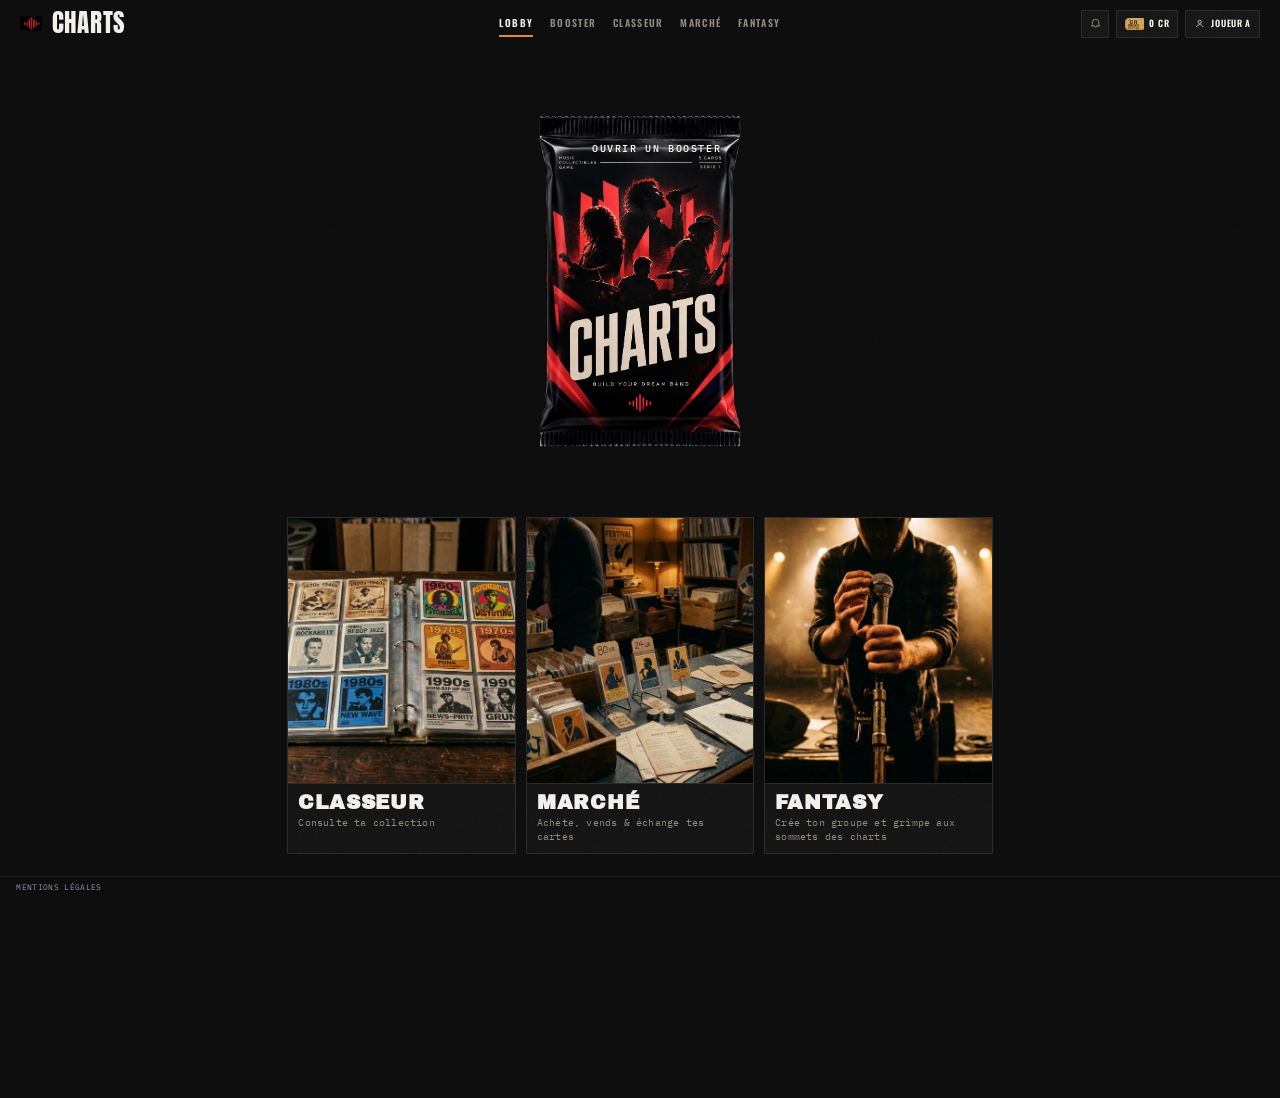
<file: prototypes/lobby.html>
<!DOCTYPE html>
<html lang="fr">
<head>
<meta charset="utf-8">
<meta name="viewport" content="width=device-width, initial-scale=1">
<title>Charts — Lobby</title>
<link rel="icon" type="image/png" href="img/favicon.png">
<link rel="preconnect" href="https://fonts.googleapis.com">
<link rel="preconnect" href="https://fonts.gstatic.com" crossorigin>
<link href="https://fonts.googleapis.com/css2?family=Archivo+Black&family=IBM+Plex+Mono:wght@400;500&family=Oswald:wght@500;600;700&display=swap" rel="stylesheet">
<link rel="stylesheet" href="css/site.css?v=17">
<script src="js/site-scale.js?v=8"></script>
<style>
  :root {
    --bg: #0d0d0d;
    --bg-elev: #141414;
    --ink: #f2f0eb;
    --muted: #8a8680;
    --line: #2a2a2a;
    --line-hi: #3a3a3a;
    --accent: #e68a1e;
    --accent-ink: #111;
    --panel: #161616;
    --font-display: "Archivo Black", "Oswald", Impact, sans-serif;
    --font-ui: "Oswald", sans-serif;
    --font-mono: "IBM Plex Mono", ui-monospace, monospace;
  }
  * { box-sizing: border-box; }
  html, body { height: 100%; }
  body {
    margin: 0;
    background: var(--bg);
    color: var(--ink);
    font-family: var(--font-ui);
    overscroll-behavior: none;
    overflow: hidden;
    display: flex;
    flex-direction: column;
  }
  a { color: inherit; }

  .grain {
    position: fixed; inset: 0; pointer-events: none; z-index: 50;
    opacity: .18;
    mix-blend-mode: overlay;
    background-image: url("data:image/svg+xml,%3Csvg viewBox='0 0 200 200' xmlns='http://www.w3.org/2000/svg'%3E%3Cfilter id='n'%3E%3CfeTurbulence type='fractalNoise' baseFrequency='0.9' numOctaves='3' stitchTiles='stitch'/%3E%3C/filter%3E%3Crect width='100%25' height='100%25' filter='url(%23n)'/%3E%3C/svg%3E");
  }

  /* —— Header —— */
  .top {
    flex: 0 0 auto;
    z-index: 10;
    display: grid;
    grid-template-columns: 1fr auto 1fr;
    align-items: center;
    gap: 12px;
    padding: 12px 24px;
  }
  .brand {
    justify-self: start;
    font-family: var(--font-display);
    font-size: clamp(24px, 3.2vw, 32px);
    letter-spacing: .04em;
    text-transform: uppercase;
    line-height: 1;
    text-decoration: none;
  }
  .nav-main {
    justify-self: center;
    display: flex;
    flex-wrap: wrap;
    justify-content: center;
    align-items: center;
    gap: 6px 20px;
  }
  .nav-main a {
    position: relative;
    text-decoration: none;
    font-size: 12px;
    font-weight: 600;
    letter-spacing: .14em;
    text-transform: uppercase;
    color: var(--muted);
    padding: 6px 0 8px;
    transition: color .15s ease;
  }
  .nav-main a:hover { color: var(--ink); }
  .nav-main a.on {
    color: var(--ink);
  }
  .nav-main a.on::after {
    content: "";
    position: absolute; left: 0; right: 0; bottom: 0;
    height: 2px;
    background: var(--accent);
  }
  .top-actions {
    justify-self: end;
    display: flex;
    align-items: center;
    gap: 8px;
  }
  .chip {
    display: inline-flex;
    align-items: center;
    gap: 7px;
    border: 1px solid var(--line);
    background: var(--panel);
    padding: 6px 10px;
    font-size: 11px;
    font-weight: 600;
    letter-spacing: .08em;
    text-transform: uppercase;
    color: var(--ink);
    white-space: nowrap;
  }
  .chip .coin {
    width: 22px; height: 14px; border-radius: 0;
    display: block; object-fit: contain;
    box-shadow: none;
    flex: 0 0 auto;
  }
  .chip.btn {
    appearance: none;
    cursor: pointer;
    font: inherit;
    color: var(--ink);
  }
  .chip.btn:hover { border-color: var(--line-hi); background: #1c1c1c; }
  .chip .ico {
    width: 14px; height: 14px; opacity: .75;
  }

  /* —— Page —— */
  .wrap {
    flex: 1 1 auto;
    width: min(860px, calc(100% - 32px));
    margin: 0 auto;
    padding: 4px 0 12px;
    display: flex;
    flex-direction: column;
    min-height: 0;
  }

  /* Taille visuelle native malgré l’échelle globale */
  .grid {
    zoom: var(--ui-unscale);
    flex: 1 1 auto;
    min-height: 0;
    display: grid;
    grid-template-columns: repeat(3, 1fr);
    grid-template-rows: minmax(0, 1.35fr) minmax(0, 1fr);
    gap: 10px;
    animation: rise .65s ease both;
  }
  .card {
    display: flex;
    flex-direction: column;
    min-height: 0;
    border: 1px solid var(--line);
    background: var(--bg-elev);
    text-decoration: none;
    color: inherit;
    transition: border-color .2s ease, transform .2s ease;
  }
  .card:hover {
    border-color: var(--line-hi);
    transform: translateY(-2px);
  }
  .card:focus-visible {
    outline: 2px solid var(--accent);
    outline-offset: 3px;
  }
  .card-art {
    position: relative;
    flex: 1 1 auto;
    min-height: 0;
    background: #111 center / cover no-repeat;
    border-bottom: 1px solid var(--line);
  }
  .card-booster {
    position: relative;
    grid-column: 2;
    grid-row: 1;
    border: 0;
    background: transparent;
    overflow: hidden;
    min-height: 0;
  }
  .card-booster:hover {
    border-color: transparent;
    transform: translateY(-2px);
  }
  .card-booster .card-art {
    flex: 1 1 auto;
    min-height: 0;
    border: 0;
    background: transparent;
    display: flex;
    align-items: center;
    justify-content: center;
    overflow: hidden;
    padding: 8px 12px 4px;
    container-type: size;
  }
  .card-booster .pack {
    position: relative;
    width: min(100cqw, calc(100cqh * 599 / 971));
    max-width: 100%;
  }
  .card-booster .pack img {
    display: block;
    width: 100%;
    height: auto;
  }
  .card-booster .cta {
    position: absolute;
    top: 5.5%;
    left: 8%;
    right: 8%;
    z-index: 2;
    margin: 0;
    padding: 0;
    border: 0;
    background: none;
    pointer-events: none;
    color: #fff;
    font-family: var(--font-mono);
    font-size: 10px;
    font-weight: 500;
    letter-spacing: .16em;
    text-transform: uppercase;
    text-align: center;
    text-shadow: 0 1px 3px rgba(0,0,0,.75);
    box-shadow: none;
    animation: labelPulse 2.4s ease-in-out infinite;
  }
  .card-booster:hover .cta { animation-duration: 1.4s; }

  @keyframes labelPulse {
    0%, 100% { color: #fff; }
    50% { color: var(--accent); }
  }
  .card-classeur { grid-column: 1; grid-row: 2; }
  .card-classeur .card-art { background-image: url("img/lobby/classeur.jpg?v=5"); }
  .card-marche { grid-column: 2; grid-row: 2; }
  .card-marche .card-art { background-image: url("img/lobby/marche.jpg?v=5"); }
  .card-fantasy { grid-column: 3; grid-row: 2; }
  .card-fantasy .card-art { background-image: url("img/lobby/fantasy.jpg?v=5"); }
  .card-tag {
    position: absolute; top: 8px; left: 10px; z-index: 1;
    font-family: var(--font-mono);
    font-size: 9px;
    letter-spacing: .06em;
    color: #c8c4bc;
    text-shadow: 0 1px 8px #000;
  }
  .card-body {
    flex: 0 0 auto;
    padding: 8px 10px 10px;
    display: flex;
    flex-direction: column;
    gap: 4px;
    box-sizing: border-box;
  }
  .card-classeur .card-body,
  .card-marche .card-body,
  .card-fantasy .card-body {
    min-height: 58px;
  }
  .card-title {
    margin: 0;
    font-family: var(--font-display);
    font-size: clamp(16px, 2vw, 20px);
    letter-spacing: .04em;
    text-transform: uppercase;
    line-height: 1;
  }
  .card-sub {
    margin: 0;
    font-family: var(--font-mono);
    font-size: 10px;
    line-height: 1.35;
    min-height: calc(1.35em * 2);
    color: var(--muted);
    font-weight: 400;
    letter-spacing: .02em;
    text-transform: none;
  }
  .cta {
    display: flex;
    align-items: center;
    justify-content: center;
    width: 100%;
    margin-top: 4px;
    min-height: 30px;
    padding: 6px 10px;
    border: 0;
    background: var(--accent);
    color: var(--accent-ink);
    font-family: var(--font-display);
    font-size: 11px;
    letter-spacing: .08em;
    text-transform: uppercase;
    text-decoration: none;
    pointer-events: none;
  }

  .foot {
    flex: 0 0 auto;
    display: flex;
    align-items: center;
    justify-content: space-between;
    gap: 12px;
    margin-top: 10px;
    padding-top: 10px;
    border-top: 1px solid var(--line);
    animation: rise .7s ease .14s both;
  }
  .foot-meta {
    font-family: var(--font-mono);
    font-size: 10px;
    letter-spacing: .04em;
    color: #6a6660;
    text-transform: uppercase;
  }
  .foot a {
    font-family: var(--font-mono);
    font-size: 10px;
    letter-spacing: .1em;
    text-transform: uppercase;
    color: var(--muted);
    text-decoration: none;
  }
  .foot a:hover { color: var(--ink); }

  /* —— Drawer —— */
  .drawer-veil {
    position: fixed; inset: 0; z-index: 20;
    background: rgba(0,0,0,.6);
    opacity: 0; pointer-events: none;
    transition: opacity .25s ease;
  }
  .drawer-veil.open { opacity: 1; pointer-events: auto; }
  .drawer {
    position: fixed; top: 0; right: 0; bottom: 0; z-index: 21;
    width: min(320px, 88vw);
    background: #101010;
    border-left: 1px solid var(--line);
    padding: 22px 20px;
    transform: translateX(100%);
    transition: transform .28s cubic-bezier(.2,.8,.2,1);
    display: flex; flex-direction: column; gap: 22px;
  }
  .drawer.open { transform: translateX(0); }
  .drawer .head {
    display: flex; align-items: center; justify-content: space-between;
  }
  .drawer .head h2 {
    margin: 0;
    font-family: var(--font-ui);
    font-weight: 600;
    font-size: 14px;
    letter-spacing: .12em;
    text-transform: uppercase;
  }
  .drawer .close {
    appearance: none; border: 0; background: none;
    color: var(--muted); font-size: 22px; line-height: 1;
    cursor: pointer; padding: 4px 8px;
  }
  .drawer .close:hover { color: var(--ink); }
  .drawer .block label {
    display: block;
    font-family: var(--font-mono);
    font-size: 10px; color: var(--muted);
    letter-spacing: .14em; text-transform: uppercase;
    margin-bottom: 8px;
  }
  .user-switch {
    display: inline-flex; gap: 0; border: 1px solid var(--line);
    overflow: hidden; background: var(--panel);
  }
  .user-switch button {
    appearance: none; border: 0; background: transparent;
    color: var(--muted); font: inherit; font-size: 12px; font-weight: 600;
    letter-spacing: .08em; text-transform: uppercase;
    padding: 8px 14px; cursor: pointer;
  }
  .user-switch button.on { background: var(--accent); color: var(--accent-ink); }
  .user-switch button:hover:not(.on) { color: var(--ink); }
  .drawer .links { margin-top: auto; display: flex; flex-direction: column; gap: 10px; }
  .drawer .links a {
    color: var(--muted); text-decoration: none;
    font-family: var(--font-mono); font-size: 12px;
  }
  .drawer .links a:hover { color: var(--ink); }

  @keyframes rise {
    from { opacity: 0; transform: translateY(12px); }
    to { opacity: 1; transform: translateY(0); }
  }

  @media (max-width: 820px) {
    body { overflow: auto; height: auto; min-height: 100%; }
    .top {
      grid-template-columns: 1fr auto;
      grid-template-rows: auto auto;
      padding: 12px 12px 6px;
    }
    .brand { grid-column: 1; }
    .top-actions { grid-column: 2; }
    .nav-main {
      grid-column: 1 / -1;
      justify-content: flex-start;
      gap: 8px 14px;
      padding-top: 4px;
      overflow-x: auto;
      flex-wrap: nowrap;
    }
    .wrap {
      width: calc(100% - 20px);
      height: auto;
      flex: none;
      padding-bottom: 20px;
    }
    .grid {
      flex: none;
      height: auto;
      grid-template-columns: 1fr 1fr;
      grid-template-rows: auto;
      gap: 8px;
    }
    .card-art { aspect-ratio: 16 / 10; flex: none; min-height: 100px; }
    .card-booster {
      grid-column: 1 / -1;
      grid-row: 1;
    }
    .card-booster .card-art {
      aspect-ratio: 16 / 11;
      min-height: 140px;
    }
    .card-booster .pack { width: min(100%, 220px); }
    .card-classeur { grid-column: 1; grid-row: 2; }
    .card-marche { grid-column: 2; grid-row: 2; }
    .card-fantasy { grid-column: 1 / -1; grid-row: 3; }
    .foot { flex-direction: column; align-items: flex-start; }
  }

  @media (prefers-reduced-motion: reduce) {
    .grid, .foot { animation: none; }
    .card { transition: none; }
    .card-booster .cta { animation: none; color: var(--accent); }
  }
</style>
</head>
<body>
<div class="grain" aria-hidden="true"></div>

<header class="top">
  <a class="brand" href="lobby.html"><img class="brand-logo" src="img/favicon.png" alt="" width="32" height="32">Charts</a>
  <nav class="nav-main" aria-label="Principal">
    <a class="on" href="lobby.html" aria-current="page">Lobby</a>
    <a href="booster.html">Booster</a>
    <a href="classeur.html">Classeur</a>
    <a href="booster.html#marche">Marché</a>
    <a href="fantasy.html?v=16">Fantasy</a>
  </nav>
  <div class="top-actions">
    <div id="notifMount"></div>
    <span class="chip" aria-label="Crédits">
      <img class="coin" src="img/credit-ticket.png?v=1" alt="" width="22" height="14" aria-hidden="true">
      <span><b id="creditsBal">0</b> CR</span>
    </span>
    <button type="button" class="chip btn no-avatar" id="menuBtn" aria-label="Profil" aria-expanded="false" aria-controls="drawer" aria-haspopup="dialog">
      <span class="avatar-face sm empty" data-avatar-face aria-hidden="true"></span>
      <svg class="ico" data-avatar-fallback viewBox="0 0 24 24" fill="none" stroke="currentColor" stroke-width="2" aria-hidden="true"><circle cx="12" cy="8" r="3.5"/><path d="M5 19c1.5-3.5 4-5 7-5s5.5 1.5 7 5"/></svg>
      <span id="playerName">Joueur A</span>
    </button>
  </div>
</header>

<main class="wrap">
  <nav class="grid" aria-label="Accès rapides">
    <a class="card card-booster" href="booster.html" aria-label="Ouvrir un booster">
      <div class="card-art">
        <div class="pack">
          <img src="img/lobby/booster.png?v=19" alt="">
          <span class="cta">Ouvrir un booster</span>
        </div>
      </div>
    </a>
    <a class="card card-classeur" href="classeur.html">
      <div class="card-art" role="img" aria-label=""></div>
      <div class="card-body">
        <h2 class="card-title">Classeur</h2>
        <p class="card-sub">Consulte ta collection</p>
      </div>
    </a>
    <a class="card card-marche" href="booster.html#marche">
      <div class="card-art" role="img" aria-label=""></div>
      <div class="card-body">
        <h2 class="card-title">Marché</h2>
        <p class="card-sub">Achète, vends &amp; échange tes cartes</p>
      </div>
    </a>
    <a class="card card-fantasy" href="fantasy.html?v=16">
      <div class="card-art" role="img" aria-label=""></div>
      <div class="card-body">
        <h2 class="card-title">Fantasy</h2>
        <p class="card-sub">Crée ton groupe et grimpe aux sommets des charts</p>
      </div>
    </a>
  </nav>

</main>

<footer class="site-foot">
  <nav class="legal-links" aria-label="Informations légales">
    <a href="legal/index.html?v=2">Mentions légales</a>
  </nav>
</footer>

<div class="drawer-veil" id="drawerVeil" hidden></div>
<aside class="drawer" id="drawer" role="dialog" aria-modal="true" aria-labelledby="drawerTitle" hidden>
  <div class="head">
    <h2 id="drawerTitle">Profil</h2>
    <button type="button" class="close" id="drawerClose" aria-label="Fermer">×</button>
  </div>
  <div class="block avatar-block">
    <label class="avatar-pick" title="Changer la photo">
      <span class="avatar-face empty" data-avatar-face aria-hidden="true"></span>
      <input type="file" id="avatarFile" accept="image/*" hidden>
    </label>
    <p class="avatar-status" id="avatarStatus"></p>
  </div>
  <div class="block">
    <label>Compte de test</label>
    <div class="user-switch" role="group" aria-label="Compte de test">
      <button type="button" data-user="u1" id="userBtnA" class="on">Joueur A</button>
      <button type="button" data-user="u2" id="userBtnB">Joueur B</button>
    </div>
  </div>
  <div class="links">
    <a href="legal/index.html?v=2">Mentions légales</a>
  </div>
</aside>

<script src="js/profile-avatar.js"></script>
<script src="js/notifications.js"></script>
<script src="js/credits-shop.js?v=1"></script>
<script>
const ACTIVE_USER_KEY = "charts.s1.activeUser";
const USERS = { u1: "Joueur A", u2: "Joueur B" };
let activeUserId = "u1";

function walletKey(userId){
  return `charts.s1.${userId || activeUserId}.wallet`;
}
function formatCredits(n){
  return Number(n || 0).toLocaleString("fr-FR");
}
function loadActiveUser(){
  const saved = localStorage.getItem(ACTIVE_USER_KEY);
  activeUserId = saved === "u2" ? "u2" : "u1";
  syncUserSwitchUI();
  refreshCredits();
  if(window.ChartsAvatar) ChartsAvatar.refresh(activeUserId);
  if(window.ChartsNotif) ChartsNotif.refresh();
}
function syncUserSwitchUI(){
  document.querySelectorAll(".user-switch [data-user]").forEach(btn => {
    btn.classList.toggle("on", btn.dataset.user === activeUserId);
  });
  const nameEl = document.getElementById("playerName");
  if(nameEl) nameEl.textContent = USERS[activeUserId] || activeUserId;
}
function refreshCredits(){
  let credits = 0;
  try {
    const data = JSON.parse(localStorage.getItem(walletKey()) || "");
    if(data && typeof data.credits === "number") credits = data.credits;
  } catch {}
  const el = document.getElementById("creditsBal");
  if(el) el.textContent = formatCredits(credits);
}
function switchUser(nextId){
  if(nextId !== "u1" && nextId !== "u2") return;
  if(nextId === activeUserId) return;
  activeUserId = nextId;
  localStorage.setItem(ACTIVE_USER_KEY, activeUserId);
  syncUserSwitchUI();
  refreshCredits();
  if(window.ChartsAvatar) ChartsAvatar.refresh(activeUserId);
  if(window.ChartsNotif) ChartsNotif.refresh();
}

const menuBtn = document.getElementById("menuBtn");
const drawer = document.getElementById("drawer");
const veil = document.getElementById("drawerVeil");
const drawerClose = document.getElementById("drawerClose");

function setMenuOpen(open){
  menuBtn.setAttribute("aria-expanded", open ? "true" : "false");
  drawer.hidden = !open;
  veil.hidden = !open;
  drawer.classList.toggle("open", open);
  veil.classList.toggle("open", open);
  if(open) refreshCredits();
}
menuBtn.addEventListener("click", () => setMenuOpen(menuBtn.getAttribute("aria-expanded") !== "true"));
drawerClose.addEventListener("click", () => setMenuOpen(false));
veil.addEventListener("click", () => setMenuOpen(false));
document.addEventListener("keydown", ev => {
  if(ev.key === "Escape") setMenuOpen(false);
});
document.querySelector(".user-switch")?.addEventListener("click", ev => {
  const btn = ev.target.closest("[data-user]");
  if(!btn) return;
  switchUser(btn.dataset.user);
});

if(window.ChartsAvatar){
  ChartsAvatar.bind({ getUserId: () => activeUserId });
}
if(window.ChartsNotif){
  ChartsNotif.bind({ getUserId: () => activeUserId });
}
loadActiveUser();
document.addEventListener("charts:credits-changed", () => refreshCredits());
</script>
</body>
</html>
</file>
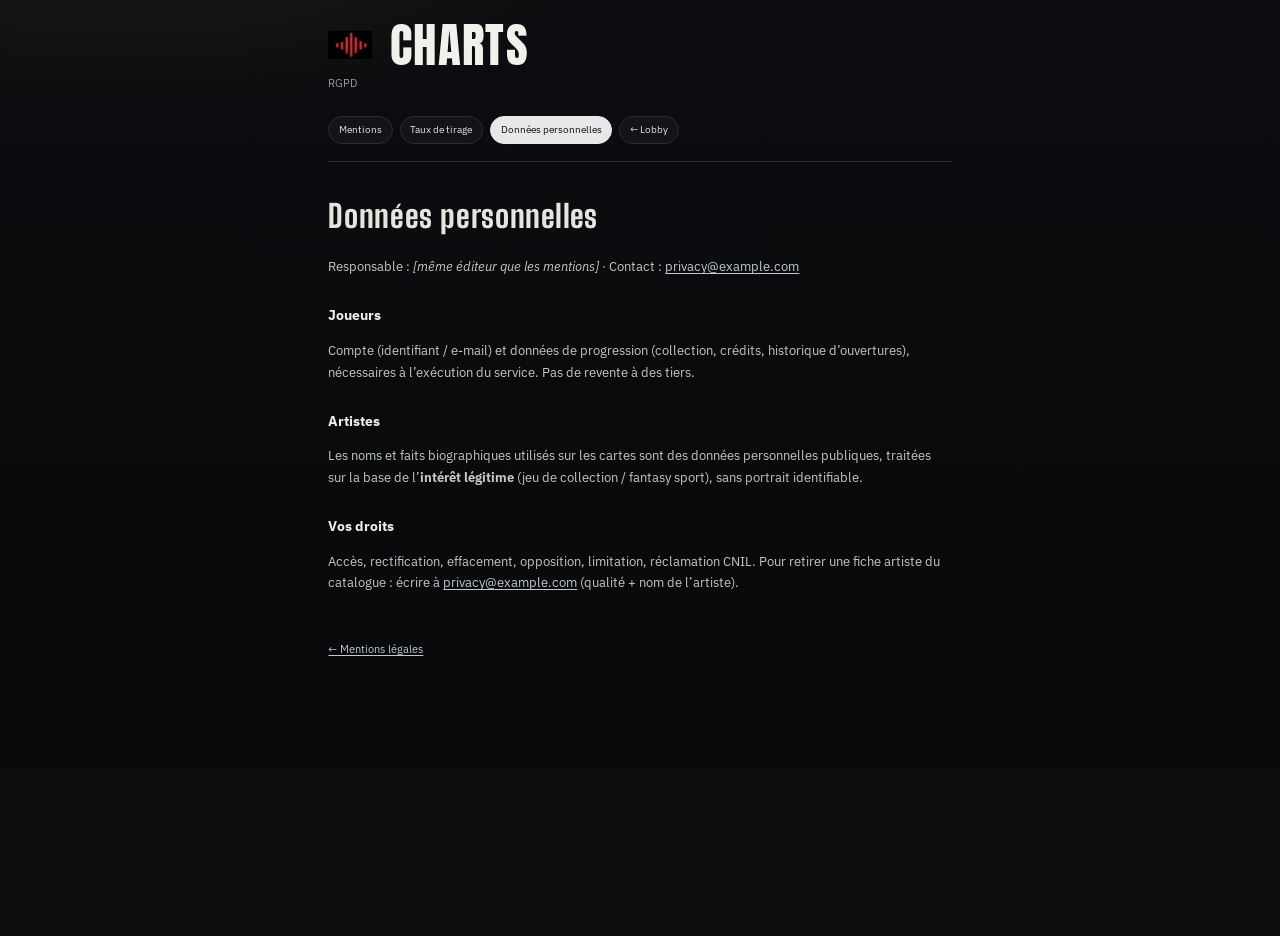
<file: prototypes/legal/confidentialite.html>
<!DOCTYPE html>
<html lang="fr">
<head>
<meta charset="utf-8">
<meta name="viewport" content="width=device-width, initial-scale=1">
<title>Charts — Données personnelles</title>
<link rel="icon" type="image/png" href="../img/favicon.png">
<link rel="preconnect" href="https://fonts.googleapis.com">
<link rel="preconnect" href="https://fonts.gstatic.com" crossorigin>
<link href="https://fonts.googleapis.com/css2?family=Big+Shoulders+Display:wght@800&family=IBM+Plex+Sans:wght@400;500;600&display=swap" rel="stylesheet">
<link rel="stylesheet" href="legal.css">
<link rel="stylesheet" href="../css/site.css?v=13">
<script src="../js/site-scale.js?v=8"></script>
</head>
<body>
<div class="wrap">
  <p class="brand"><img class="brand-logo" src="../img/favicon.png" alt="" width="32" height="32">CHARTS</p>
  <p class="tag">RGPD</p>

  <nav class="legal-nav" aria-label="Pages légales">
    <a href="index.html">Mentions</a>
    <a href="taux.html">Taux de tirage</a>
    <a href="confidentialite.html" aria-current="page">Données personnelles</a>
    <a href="../lobby.html?v=2">← Lobby</a>
  </nav>

  <h1>Données personnelles</h1>

  <p>
    Responsable : <em>[même éditeur que les mentions]</em> ·
    Contact : <a href="mailto:privacy@example.com">privacy@example.com</a>
  </p>

  <h2>Joueurs</h2>
  <p>
    Compte (identifiant / e-mail) et données de progression (collection, crédits, historique
    d’ouvertures), nécessaires à l’exécution du service. Pas de revente à des tiers.
  </p>

  <h2>Artistes</h2>
  <p>
    Les noms et faits biographiques utilisés sur les cartes sont des données personnelles
    publiques, traitées sur la base de l’<strong>intérêt légitime</strong> (jeu de collection /
    fantasy sport), sans portrait identifiable.
  </p>

  <h2>Vos droits</h2>
  <p>
    Accès, rectification, effacement, opposition, limitation, réclamation CNIL.
    Pour retirer une fiche artiste du catalogue : écrire à
    <a href="mailto:privacy@example.com">privacy@example.com</a>
    (qualité + nom de l’artiste).
  </p>

  <p><a class="back" href="index.html">← Mentions légales</a></p>
</div>
</body>
</html>
</file>
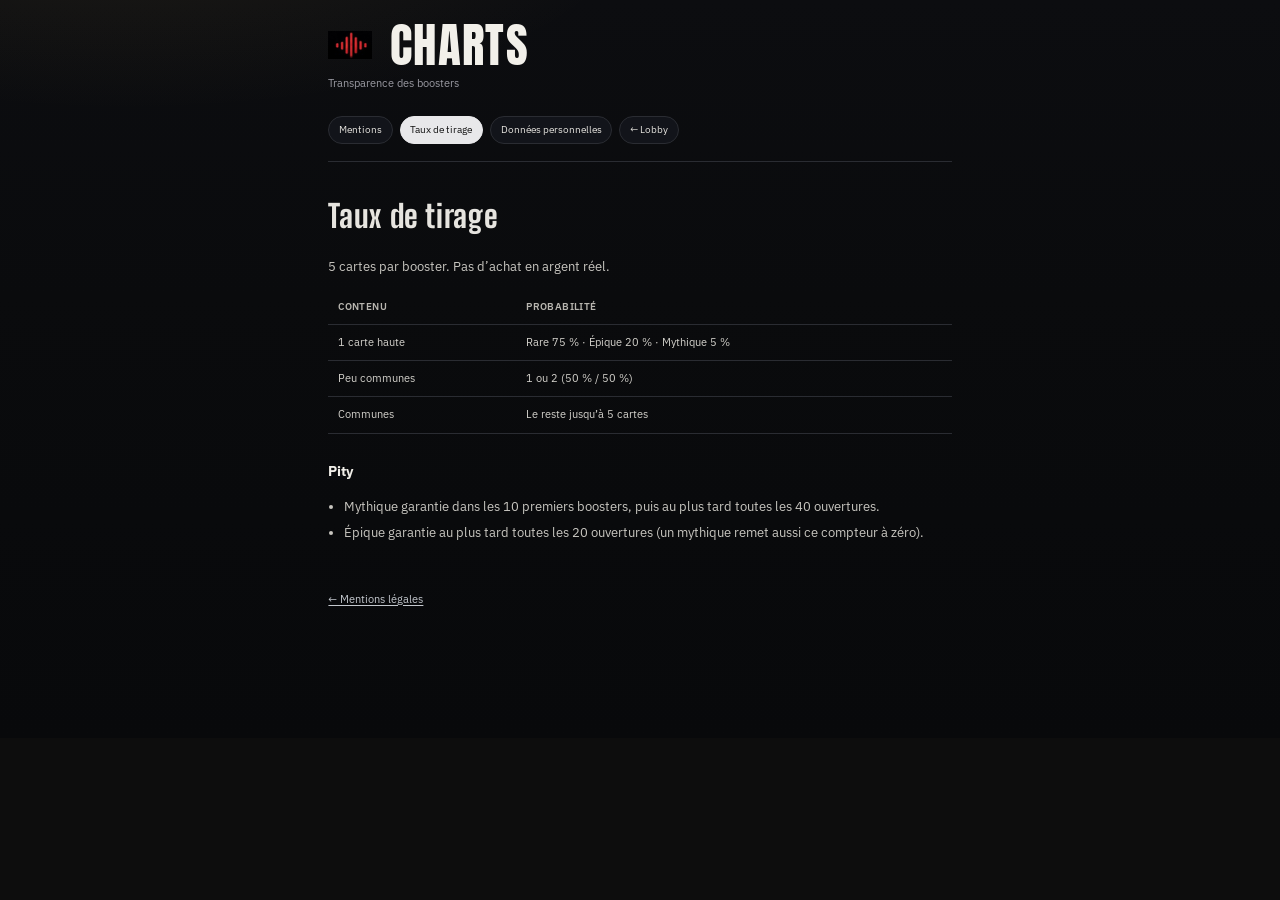
<file: prototypes/legal/taux.html>
<!DOCTYPE html>
<html lang="fr">
<head>
<meta charset="utf-8">
<meta name="viewport" content="width=device-width, initial-scale=1">
<title>Charts — Taux de tirage</title>
<link rel="icon" type="image/png" href="../img/favicon.png">
<link rel="preconnect" href="https://fonts.googleapis.com">
<link rel="preconnect" href="https://fonts.gstatic.com" crossorigin>
<link href="https://fonts.googleapis.com/css2?family=Big+Shoulders+Display:wght@800&family=IBM+Plex+Sans:wght@400;500;600&display=swap" rel="stylesheet">
<link rel="stylesheet" href="legal.css">
<link rel="stylesheet" href="../css/site.css?v=13">
<script src="../js/site-scale.js?v=8"></script>
</head>
<body>
<div class="wrap">
  <p class="brand"><img class="brand-logo" src="../img/favicon.png" alt="" width="32" height="32">CHARTS</p>
  <p class="tag">Transparence des boosters</p>

  <nav class="legal-nav" aria-label="Pages légales">
    <a href="index.html">Mentions</a>
    <a href="taux.html" aria-current="page">Taux de tirage</a>
    <a href="confidentialite.html">Données personnelles</a>
    <a href="../lobby.html?v=2">← Lobby</a>
  </nav>

  <h1>Taux de tirage</h1>
  <p>5 cartes par booster. Pas d’achat en argent réel.</p>

  <table>
    <thead>
      <tr><th>Contenu</th><th>Probabilité</th></tr>
    </thead>
    <tbody>
      <tr>
        <td>1 carte haute</td>
        <td>Rare 75&nbsp;% · Épique 20&nbsp;% · Mythique 5&nbsp;%</td>
      </tr>
      <tr>
        <td>Peu communes</td>
        <td>1 ou 2 (50&nbsp;% / 50&nbsp;%)</td>
      </tr>
      <tr>
        <td>Communes</td>
        <td>Le reste jusqu’à 5 cartes</td>
      </tr>
    </tbody>
  </table>

  <h2>Pity</h2>
  <ul>
    <li>Mythique garantie dans les 10 premiers boosters, puis au plus tard toutes les 40 ouvertures.</li>
    <li>Épique garantie au plus tard toutes les 20 ouvertures (un mythique remet aussi ce compteur à zéro).</li>
  </ul>

  <p><a class="back" href="index.html">← Mentions légales</a></p>
</div>
</body>
</html>
</file>
<file: prototypes/legal/legal.css>
:root {
  --bg: #0a0b0d;
  --bg2: #12141a;
  --ink: #e6e4df;
  --muted: #9a9aa2;
  --line: #2a2c32;
  --accent: #d8b35c;
  --link: #c4c8ce;
  --link-hover: #fff;
  --ok: #8fbc8f;
}
* { box-sizing: border-box; }
html { scroll-behavior: smooth; }
body {
  margin: 0;
  min-height: 100vh;
  background:
    radial-gradient(ellipse 80% 50% at 10% -10%, rgba(216, 179, 92, .08), transparent 50%),
    linear-gradient(180deg, #0c0d10 0%, var(--bg) 40%, #08090b 100%);
  color: var(--ink);
  font-family: "IBM Plex Sans", "Segoe UI", sans-serif;
  font-size: 16px;
  line-height: 1.65;
}
a { color: var(--link); text-underline-offset: 3px; }
a:hover { color: var(--link-hover); }
.wrap {
  width: min(760px, calc(100% - 40px));
  margin: 0 auto;
  padding: 28px 0 72px;
}
.brand {
  font-family: "Big Shoulders Display", Impact, sans-serif;
  font-weight: 800;
  font-size: clamp(2.4rem, 8vw, 3.6rem);
  letter-spacing: .02em;
  line-height: .95;
  margin: 0 0 8px;
  color: #f2f0ea;
}
.tag {
  color: var(--muted);
  font-size: 14px;
  margin: 0 0 28px;
}
nav.legal-nav {
  display: flex;
  flex-wrap: wrap;
  gap: 8px;
  margin: 0 0 36px;
  padding-bottom: 20px;
  border-bottom: 1px solid var(--line);
}
nav.legal-nav a {
  text-decoration: none;
  border: 1px solid var(--line);
  background: var(--bg2);
  color: var(--ink);
  font-size: 12px;
  padding: 6px 12px;
  border-radius: 999px;
}
nav.legal-nav a:hover,
nav.legal-nav a[aria-current="page"] {
  background: #e8e8ea;
  color: #111;
  border-color: #e8e8ea;
}
h1 {
  font-family: "Big Shoulders Display", Impact, sans-serif;
  font-weight: 800;
  font-size: clamp(1.8rem, 5vw, 2.4rem);
  letter-spacing: .02em;
  margin: 0 0 12px;
}
h2 {
  font-size: 1.05rem;
  margin: 32px 0 10px;
  color: #f0eee8;
}
h3 { font-size: .95rem; margin: 22px 0 8px; color: #dcdad4; }
p, li { color: #c8c6c0; }
ul, ol { padding-left: 1.2em; }
li { margin: 0 0 6px; }
.note {
  border-left: 3px solid var(--accent);
  background: rgba(216, 179, 92, .06);
  padding: 12px 14px;
  margin: 0 0 28px;
  font-size: 14px;
  color: var(--muted);
}
.note strong { color: var(--accent); }
table {
  width: 100%;
  border-collapse: collapse;
  font-size: 14px;
  margin: 12px 0 20px;
}
th, td {
  text-align: left;
  padding: 10px 12px;
  border-bottom: 1px solid var(--line);
}
th { color: #b8b6b0; font-weight: 600; font-size: 12px; text-transform: uppercase; letter-spacing: .04em; }
td { color: #d4d2cc; }
.back {
  display: inline-block;
  margin-top: 40px;
  font-size: 14px;
}
footer.legal-foot {
  margin-top: 48px;
  padding-top: 20px;
  border-top: 1px solid var(--line);
  font-size: 12px;
  color: var(--muted);
}
code {
  font-family: "IBM Plex Mono", ui-monospace, monospace;
  font-size: .88em;
  background: #16181e;
  padding: 1px 6px;
  border-radius: 4px;
}
.cta {
  display: inline-block;
  margin-top: 8px;
  padding: 10px 16px;
  background: #e8e8ea;
  color: #111 !important;
  text-decoration: none;
  border-radius: 8px;
  font-weight: 600;
  font-size: 14px;
}
.cta:hover { background: #fff; }
.cards {
  display: grid;
  gap: 12px;
  margin: 24px 0;
}
.cards a {
  display: block;
  text-decoration: none;
  border: 1px solid var(--line);
  background: linear-gradient(135deg, #14161c, #101218);
  padding: 16px 18px;
  border-radius: 12px;
  color: inherit;
}
.cards a:hover { border-color: #3a3c44; }
.cards strong {
  display: block;
  color: #f0eee8;
  font-size: 15px;
  margin-bottom: 4px;
}
.cards span { color: var(--muted); font-size: 13px; }
</file>
<file: prototypes/css/site.css>
@import url("https://fonts.googleapis.com/css2?family=Anton&display=swap");

/* Échelle globale du prototype Charts */
:root {
  --ui-scale: 0.82;
  /* 1 / 0.82 — blocs exclus (lobby tiles, booster) */
  --ui-unscale: 1.21951219512;
}
html {
  background: #0d0d0d;
  zoom: var(--ui-scale);
}

/* Header — taille unique (réf. booster), prioritaire sur chaque page */
.top .nav-main,
header .nav-main {
  gap: 6px 20px !important;
}
.top .nav-main a,
header .nav-main a,
header .nav-main button {
  font-size: 12px !important;
  font-weight: 600 !important;
  letter-spacing: .14em !important;
  padding: 6px 0 8px !important;
}
.top-actions {
  gap: 8px !important;
}
.top-actions {
  align-items: center !important;
}
.top-actions #notifMount,
.top-actions .notif-wrap {
  display: flex !important;
  align-items: center !important;
}
/* Hauteur unique : CR, Joueur, cheats et cloche de notification */
.top-actions .chip,
.top-actions .profile-chip,
.top-actions .wallet-chip,
.top-actions .cheat,
.top-actions .notif-btn {
  box-sizing: border-box !important;
  height: 34px !important;
  min-height: 34px !important;
  display: inline-flex !important;
  align-items: center !important;
}
.top-actions .chip,
.top-actions .profile-chip,
.top-actions .wallet-chip,
.top-actions .cheat {
  padding: 0 10px !important;
  font-size: 11px !important;
  font-weight: 600 !important;
  letter-spacing: .08em !important;
  gap: 7px !important;
  line-height: 1 !important;
}
.top-actions .chip .ico,
.top-actions .profile-chip .ico {
  width: 14px !important;
  height: 14px !important;
}
.top-actions .chip .coin,
.top-actions .wallet-chip .coin {
  display: block !important;
  /* ratio 1.56 du ticket photographié */
  height: 15px !important;
  width: 23px !important;
  border-radius: 0 !important;
  background: none !important;
  box-shadow: none !important;
  flex: 0 0 auto !important;
  object-fit: contain !important;
}

/* Anton : même famille que le CHARTS du sachet (gras condensé), en romain */
.brand,
header .brand,
a.brand,
p.brand {
  display: inline-flex !important;
  align-items: center;
  gap: 0.38em;
  font-family: Anton, Impact, sans-serif !important;
  font-style: normal !important;
  font-weight: 400 !important;
  letter-spacing: 0.03em !important;
  font-synthesis: none !important;
}
header .brand,
header a.brand {
  font-size: 30px !important;
  line-height: 1 !important;
}
.brand-logo {
  width: 0.92em;
  height: 0.92em;
  object-fit: contain;
  flex: 0 0 auto;
  display: block;
  image-rendering: auto;
}

/* Footer — bandeau unique sur tous les écrans */
footer.site-foot,
footer.foot {
  position: fixed !important;
  left: 0 !important;
  right: 0 !important;
  bottom: 0 !important;
  z-index: 40 !important;
  display: flex !important;
  flex-flow: row wrap !important;
  align-items: center !important;
  justify-content: space-between !important;
  gap: 8px 18px !important;
  margin: 0 !important;
  box-sizing: border-box !important;
  padding: 6px 20px 8px !important;
  border: 0 !important;
  border-top: 1px solid #1c1d21 !important;
  background: rgba(13, 13, 13, .97) !important;
  font-family: "IBM Plex Mono", ui-monospace, monospace !important;
  font-size: 10px !important;
  font-weight: 400 !important;
  line-height: 1.4 !important;
  color: #6a6660 !important;
  letter-spacing: .04em !important;
  text-transform: uppercase !important;
  animation: none !important;
  pointer-events: none;
}
footer.site-foot a,
footer.site-foot button,
footer.foot a,
footer.foot button {
  pointer-events: auto;
  appearance: none;
  background: none;
  border: 0;
  padding: 0;
  margin: 0;
  font: inherit;
  letter-spacing: inherit;
  text-transform: inherit;
  color: #8a9099;
  cursor: pointer;
  text-decoration: none;
}
footer.site-foot a:hover,
footer.site-foot button:hover,
footer.foot a:hover,
footer.foot button:hover { color: #e8e8ea; }
footer.site-foot .legal-links,
footer.foot .legal-links {
  display: flex;
  flex-wrap: wrap;
  gap: 6px 14px;
  pointer-events: auto;
}
footer.site-foot .proto-cheats,
footer.foot .proto-cheats {
  display: flex;
  flex-wrap: wrap;
  gap: 6px 8px;
  justify-content: flex-end;
  pointer-events: auto;
}
/* Le booster réserve déjà la place via .stage ; les autres écrans scrollent */
body:not(:has(.stage)) {
  padding-bottom: 44px;
}
</file>
